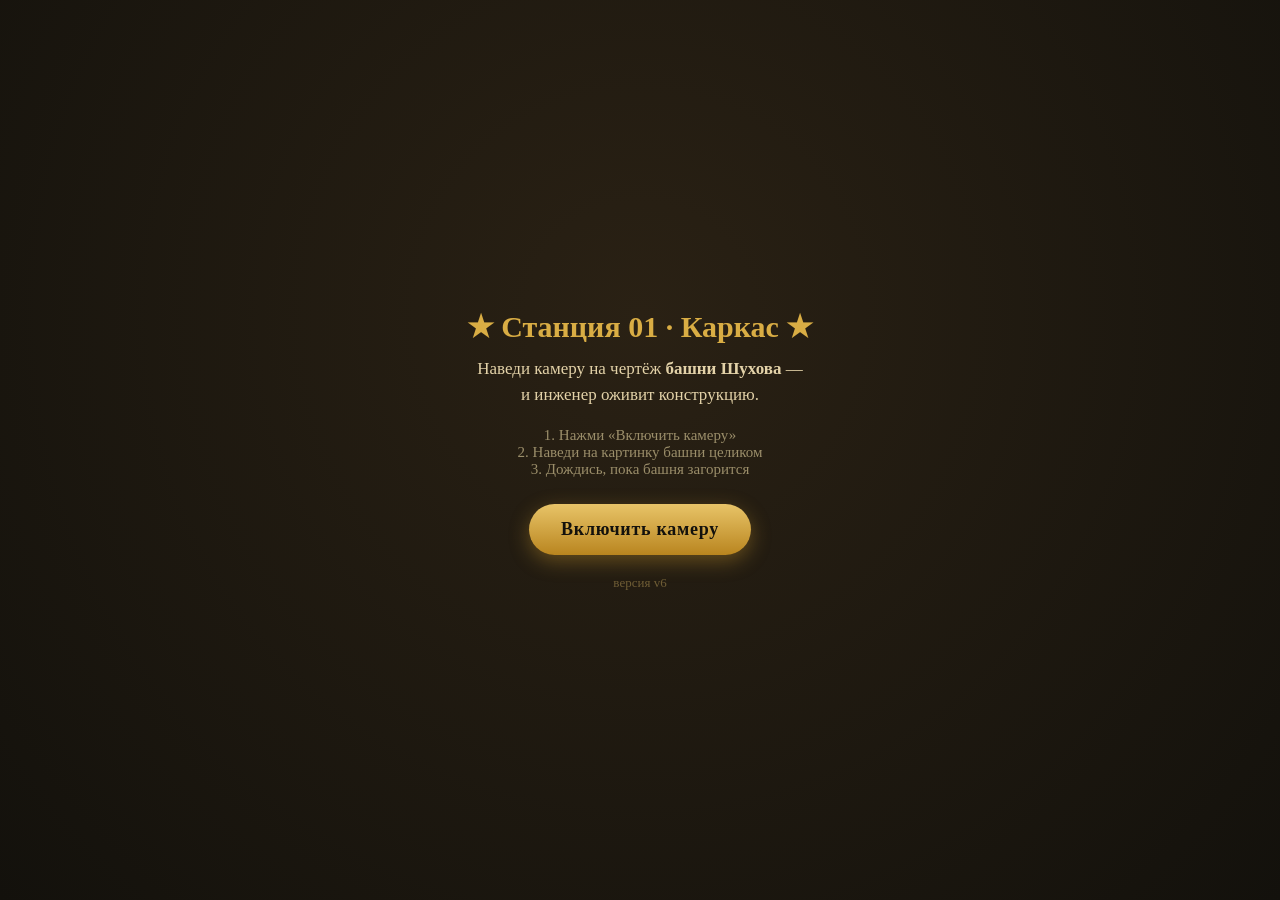
<file: index.html>
<!DOCTYPE html>
<html lang="ru">
<head>
<meta charset="UTF-8">
<meta name="viewport" content="width=device-width, initial-scale=1.0, maximum-scale=1.0, user-scalable=no">
<title>AR · Башня Шухова · Машина времени</title>
<script src="aframe.min.js"></script>
<script src="mindar-image-aframe.prod.js"></script>
<style>
  html,body{margin:0;height:100%;overflow:hidden;font-family:Georgia,serif;background:#13110c;}
  #intro{
    position:fixed;inset:0;z-index:30;display:flex;flex-direction:column;
    align-items:center;justify-content:center;text-align:center;color:#f0e6cc;
    background:radial-gradient(circle at 50% 35%,#2a2114,#13110c);padding:24px;
  }
  #intro h1{color:#d9ad44;font-size:30px;margin:0 0 6px;}
  #intro p{font-size:17px;max-width:330px;line-height:1.5;color:#e3d2a8;margin:6px 0;}
  #intro .step{font-size:15px;color:#9b8e6a;margin-top:14px;}
  #startBtn{
    margin-top:26px;padding:15px 32px;border:none;border-radius:40px;cursor:pointer;
    background:linear-gradient(180deg,#e8c468,#b9851f);color:#13110c;
    font-family:Georgia,serif;font-weight:bold;font-size:18px;letter-spacing:.04em;
    box-shadow:0 6px 20px rgba(201,150,46,.4);
  }
  #status{
    position:fixed;left:50%;bottom:26px;transform:translateX(-50%);z-index:100000;
    background:rgba(19,17,12,.82);color:#e8c468;border:1px solid #6f5d35;
    padding:10px 18px;border-radius:30px;font-size:15px;letter-spacing:.03em;
    transition:opacity .3s;backdrop-filter:blur(4px);max-width:86%;text-align:center;
  }
  .hidden{display:none !important;}
  /* прячем VR/AR кнопки и модалку ориентации, чтобы не входить в режим очков */
  .a-enter-vr, .a-enter-ar, .a-orientation-modal{display:none !important;}
</style>
</head>
<body>

  <div id="intro">
    <h1>★ Станция 01 · Каркас ★</h1>
    <p>Наведи камеру на чертёж <b>башни Шухова</b> — и инженер оживит конструкцию.</p>
    <div class="step">1. Нажми «Включить камеру»<br>2. Наведи на картинку башни целиком<br>3. Дождись, пока башня загорится</div>
    <button id="startBtn">Включить камеру</button>
    <div style="margin-top:20px;font-size:13px;color:#6f5d35;">версия v6</div>
  </div>

  <div id="status" class="hidden">Ищу башню… наведи камеру на чертёж</div>

  <!-- Видео НЕ в a-assets, чтобы не блокировать загрузку сцены -->
  <video id="towerVid" src="tower_alive.mp4" loop muted playsinline webkit-playsinline
         preload="auto" crossorigin="anonymous" style="display:none"></video>

  <a-scene
    mindar-image="imageTargetSrc: targets.mind; autoStart: false; uiLoading: no; uiError: no; uiScanning: no; filterMinCF: 0.0001; filterBeta: 0.001"
    loading-screen="enabled: false"
    color-space="sRGB" renderer="colorManagement: true, physicallyCorrectLights"
    vr-mode-ui="enabled: false"
    device-orientation-permission-ui="enabled: false">

    <a-camera position="0 0 0" look-controls="enabled: false" wasd-controls="enabled: false"></a-camera>

    <a-entity id="target" mindar-image-target="targetIndex: 0">
      <a-video src="#towerVid" width="1" height="1.4" position="0 0 0"></a-video>
    </a-entity>
  </a-scene>

<script>
  var scene = document.querySelector('a-scene');
  var intro = document.getElementById('intro');
  var status = document.getElementById('status');
  var vid = document.getElementById('towerVid');
  var renderStarted = false;
  var wantStart = false;

  // экранная диагностика: любые ошибки видим прямо на странице
  function showErr(msg){
    status.classList.remove('hidden');
    status.textContent = '⚠ ' + msg;
  }
  window.addEventListener('error', function(e){
    showErr('Ошибка: ' + (e.message || 'неизвестная'));
  });
  window.addEventListener('unhandledrejection', function(e){
    var r = e.reason; showErr('Ошибка: ' + (r && r.message ? r.message : r));
  });

  // страховка: не пускать в VR-режим (экран Cardboard)
  scene.addEventListener('enter-vr', function(){ try{ scene.exitVR(); }catch(e){} });

  // MindAR надо стартовать только после начала рендера
  scene.addEventListener('renderstart', function(){
    renderStarted = true;
    if (wantStart) doStart();
  });

  function doStart(){
    var sys = scene.systems && scene.systems['mindar-image-system'];
    if (!sys){ showErr('AR-движок не загрузился. Обнови страницу.'); return; }
    try{
      Promise.resolve(sys.start())
        .then(function(){ status.textContent = 'Ищу башню… наведи камеру на чертёж'; })
        .catch(function(err){ showErr('Камера не запустилась: ' + (err && err.message ? err.message : err)); });
    }catch(err){
      showErr('Камера не запустилась: ' + (err && err.message ? err.message : err));
    }
  }

  document.getElementById('startBtn').addEventListener('click', function(){
    intro.classList.add('hidden');
    status.classList.remove('hidden');
    status.textContent = 'Включаю камеру…';
    // "разблокируем" видео жестом пользователя (политика автозапуска)
    vid.muted = true;
    var pp = vid.play();
    if (pp && pp.then) pp.then(function(){ vid.pause(); vid.currentTime = 0; }).catch(function(){});
    wantStart = true;
    if (renderStarted) doStart();
    else status.textContent = 'Готовлю AR…';
    // если за 6 секунд ничего не произошло — подсказать
    setTimeout(function(){
      if (status.textContent === 'Готовлю AR…' || status.textContent === 'Включаю камеру…'){
        showErr('AR не стартовал за 6 сек. Напиши, что видишь на экране.');
      }
    }, 6000);
  });

  function bindTarget(){
    var target = document.getElementById('target');
    if (!target){ setTimeout(bindTarget, 200); return; }
    target.addEventListener('targetFound', function(){
      status.textContent = '⚙ Башня оживает!';
      var p = vid.play(); if (p && p.catch) p.catch(function(){});
    });
    target.addEventListener('targetLost', function(){
      status.textContent = 'Ищу башню… наведи камеру на чертёж';
      vid.pause();
    });
  }
  bindTarget();
</script>
</body>
</html>
</file>
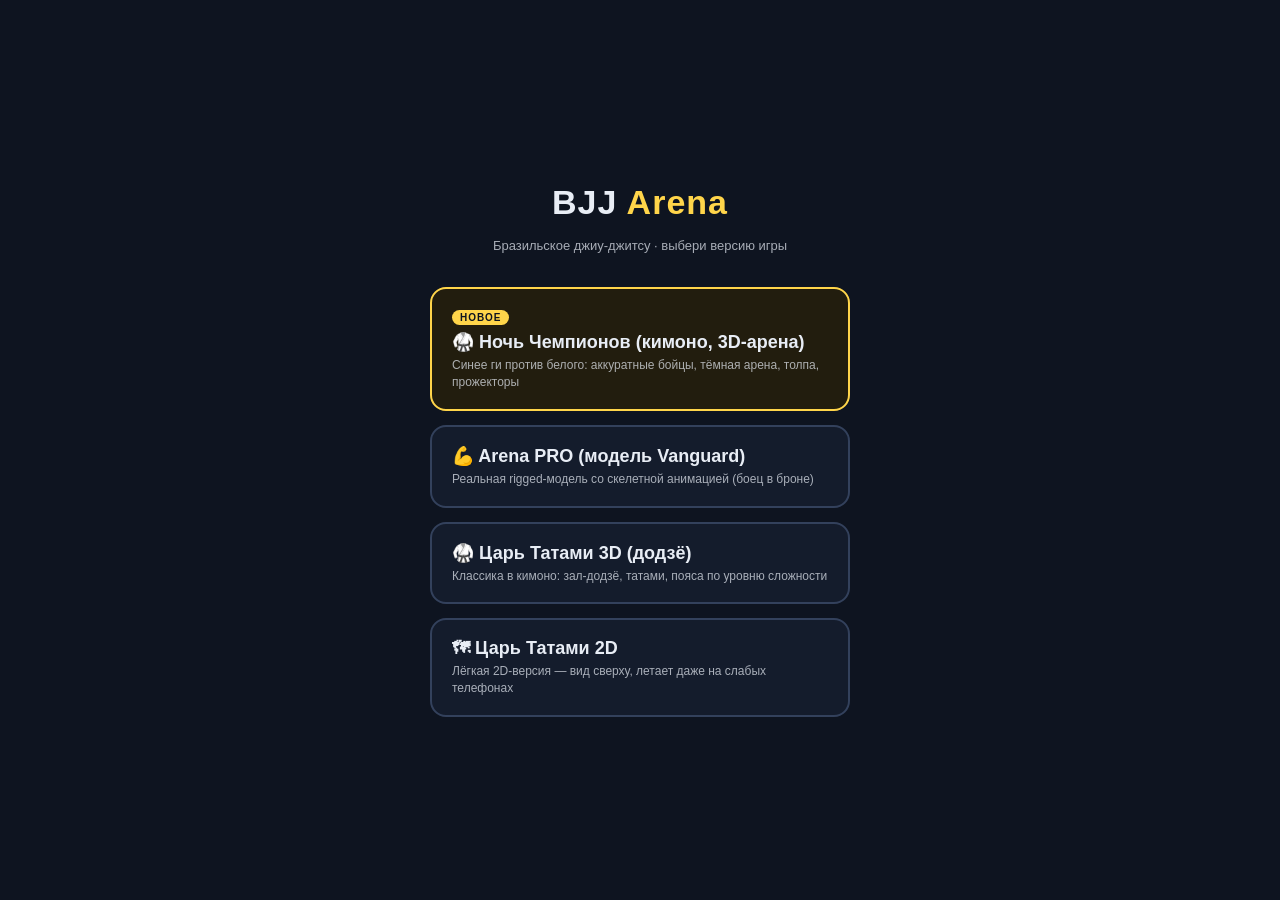
<file: android/app/src/main/assets/index.html>
<!DOCTYPE html>
<html lang="ru">
<head>
<meta charset="UTF-8">
<meta name="viewport" content="width=device-width, initial-scale=1.0, maximum-scale=1.0, user-scalable=no, viewport-fit=cover">
<title>BJJ Arena</title>
<style>
  * { margin:0; padding:0; box-sizing:border-box; -webkit-tap-highlight-color:transparent; }
  html,body { height:100%; background:#0e1420; color:#e8edf5;
    font-family:'Segoe UI', Roboto, Arial, sans-serif; user-select:none; }
  body { display:flex; flex-direction:column; align-items:center; justify-content:center;
    padding:24px; gap:14px; }
  h1 { font-size:34px; letter-spacing:1px; margin-bottom:2px; }
  h1 span { color:#ffd54a; }
  .sub { opacity:.7; font-size:13px; margin-bottom:20px; text-align:center; }
  a.card { display:block; width:100%; max-width:420px; text-decoration:none; color:#e8edf5;
    border:2px solid #33415c; background:#141c2c; border-radius:16px; padding:18px 20px; }
  a.card:active { transform:scale(.98); }
  a.card b { font-size:18px; display:block; margin-bottom:4px; }
  a.card small { opacity:.7; font-size:12px; line-height:1.4; display:block; }
  a.card.hot { border-color:#ffd54a; background:#221d0e; }
  .tag { display:inline-block; font-size:10px; font-weight:800; letter-spacing:1px;
    background:#ffd54a; color:#0e1420; border-radius:8px; padding:2px 8px; margin-bottom:6px; }
</style>
</head>
<body>
  <h1>BJJ <span>Arena</span></h1>
  <div class="sub">Бразильское джиу-джитсу · выбери версию игры</div>

  <a class="card hot" href="bjjpro.html">
    <span class="tag">НОВОЕ</span>
    <b>🥋 Ночь Чемпионов (кимоно, 3D-арена)</b>
    <small>Синее ги против белого: аккуратные бойцы, тёмная арена, толпа, прожекторы</small>
  </a>

  <a class="card" href="bjjreal.html">
    <b>💪 Arena PRO (модель Vanguard)</b>
    <small>Реальная rigged-модель со скелетной анимацией (боец в броне)</small>
  </a>

  <a class="card" href="bjj3d.html">
    <b>🥋 Царь Татами 3D (додзё)</b>
    <small>Классика в кимоно: зал-додзё, татами, пояса по уровню сложности</small>
  </a>

  <a class="card" href="bjj.html">
    <b>🗺 Царь Татами 2D</b>
    <small>Лёгкая 2D-версия — вид сверху, летает даже на слабых телефонах</small>
  </a>
</body>
</html>
</file>
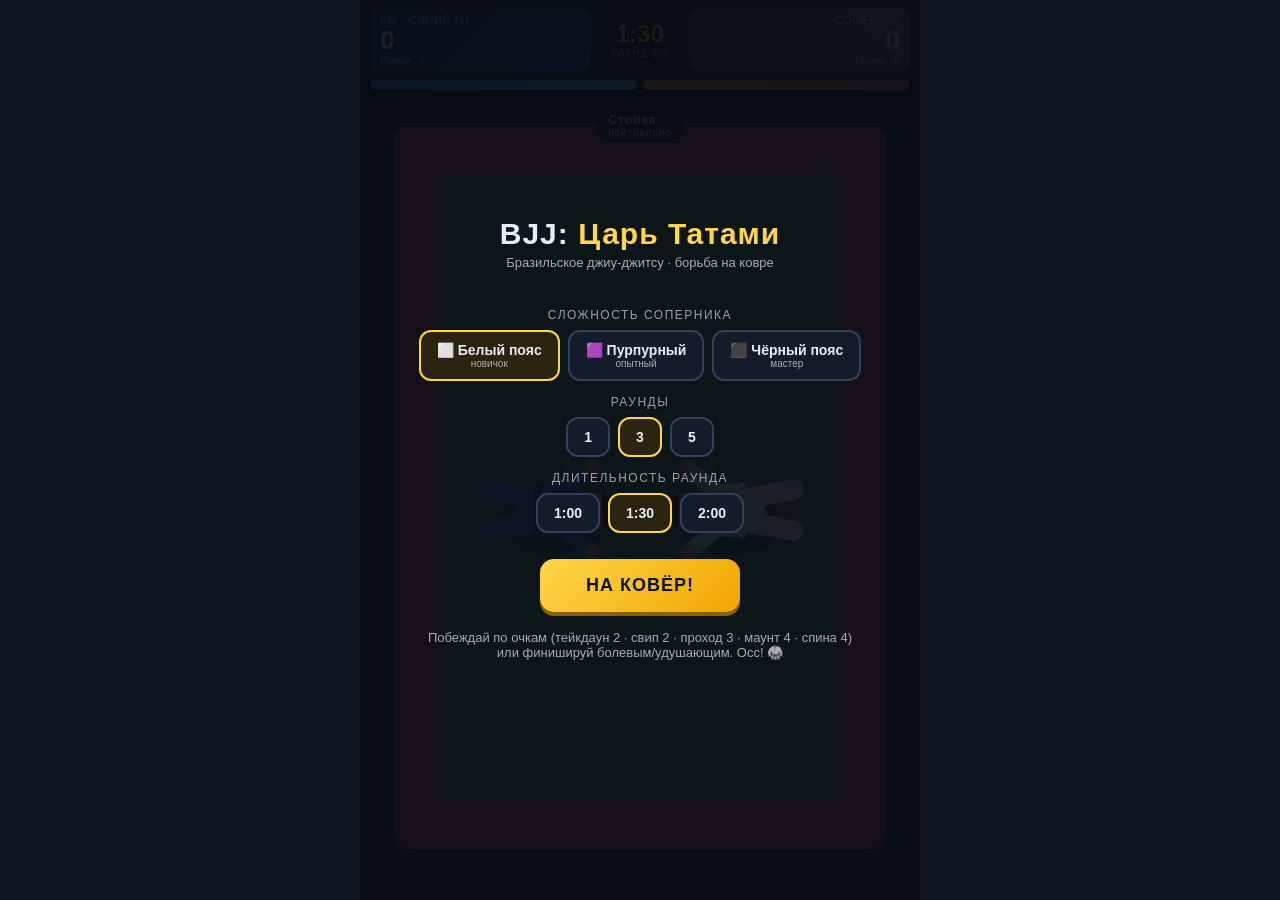
<file: bjj.html>
<!DOCTYPE html>
<html lang="ru">
<head>
<meta charset="UTF-8">
<meta name="viewport" content="width=device-width, initial-scale=1.0, maximum-scale=1.0, user-scalable=no, viewport-fit=cover">
<meta name="mobile-web-app-capable" content="yes">
<meta name="theme-color" content="#0e1420">
<title>BJJ: Царь Татами</title>
<style>
  * { margin:0; padding:0; box-sizing:border-box; -webkit-tap-highlight-color:transparent; }
  html,body { height:100%; overflow:hidden; background:#0e1420; color:#e8edf5;
    font-family:'Segoe UI', Roboto, Arial, sans-serif; touch-action:manipulation;
    user-select:none; -webkit-user-select:none; }
  #app { height:100%; display:flex; flex-direction:column; max-width:560px; margin:0 auto; position:relative; }

  /* ── Табло ── */
  #scoreboard { display:flex; align-items:stretch; gap:6px; padding:8px 10px 4px; }
  .corner { flex:1; border-radius:10px; padding:6px 10px; position:relative; overflow:hidden; }
  .corner.you { background:linear-gradient(135deg,#123a6e,#1b56a0); text-align:left; }
  .corner.foe { background:linear-gradient(225deg,#5c5c66,#3a3a42); text-align:right; }
  .corner .name { font-size:11px; opacity:.85; letter-spacing:.5px; }
  .corner .pts  { font-size:26px; font-weight:800; line-height:1.1; }
  .corner .adv  { font-size:10px; opacity:.8; }
  #clockbox { min-width:86px; display:flex; flex-direction:column; align-items:center; justify-content:center;
    background:#080c14; border-radius:10px; padding:4px 8px; }
  #clock { font-size:24px; font-weight:800; font-variant-numeric:tabular-nums; color:#ffd54a; }
  #roundlbl { font-size:10px; opacity:.75; letter-spacing:1px; }

  /* ── Стамина ── */
  #staminarow { display:flex; gap:6px; padding:4px 10px; }
  .stambar { flex:1; height:10px; background:#1a2233; border-radius:5px; overflow:hidden; }
  .stambar > div { height:100%; border-radius:5px; transition:width .25s; }
  #stamYou > div { background:linear-gradient(90deg,#2f80ed,#56ccf2); width:100%; }
  #stamFoe > div { background:linear-gradient(270deg,#eb5757,#f2994a); width:100%; float:right; }

  /* ── Ковёр ── */
  #matwrap { flex:1; position:relative; margin:6px 10px; min-height:0; }
  canvas { width:100%; height:100%; display:block; border-radius:14px; }
  #posLabel { position:absolute; top:8px; left:50%; transform:translateX(-50%);
    background:rgba(8,12,20,.78); padding:4px 14px; border-radius:20px;
    font-size:13px; font-weight:700; letter-spacing:.5px; white-space:nowrap; }
  #posLabel .side { font-size:10px; font-weight:600; opacity:.85; display:block; text-align:center; }
  #log { position:absolute; bottom:8px; left:8px; right:8px; text-align:center;
    font-size:12px; min-height:16px; color:#cfe3ff; text-shadow:0 1px 3px #000;
    pointer-events:none; }

  /* ── Кнопки действий ── */
  #actions { display:grid; grid-template-columns:1fr 1fr; gap:8px; padding:8px 10px calc(12px + env(safe-area-inset-bottom)); }
  .abtn { border:none; border-radius:12px; padding:13px 8px; font-size:14px; font-weight:700;
    color:#fff; background:linear-gradient(135deg,#1e4976,#2a6db1); cursor:pointer;
    box-shadow:0 3px 0 rgba(0,0,0,.35); transition:transform .05s, opacity .2s; }
  .abtn:active { transform:translateY(2px); box-shadow:0 1px 0 rgba(0,0,0,.35); }
  .abtn.sub   { background:linear-gradient(135deg,#7a1f3d,#c0392b); }
  .abtn.def   { background:linear-gradient(135deg,#2d6a4f,#40916c); }
  .abtn.rest  { background:linear-gradient(135deg,#4a4e69,#6c6f85); }
  .abtn:disabled { opacity:.38; transform:none; }
  .abtn small { display:block; font-weight:400; font-size:10px; opacity:.8; margin-top:2px; }

  /* ── Оверлеи ── */
  .overlay { position:absolute; inset:0; background:rgba(8,12,20,.92); z-index:20;
    display:flex; flex-direction:column; align-items:center; justify-content:center;
    padding:24px; text-align:center; }
  .hidden { display:none !important; }
  h1 { font-size:30px; margin-bottom:4px; letter-spacing:1px; }
  h1 .accent { color:#ffd54a; }
  .subtitle { opacity:.7; font-size:13px; margin-bottom:24px; }
  .choice-title { font-size:12px; letter-spacing:1.5px; opacity:.65; margin:14px 0 8px; text-transform:uppercase; }
  .chips { display:flex; gap:8px; flex-wrap:wrap; justify-content:center; }
  .chip { border:2px solid #33415c; background:#141c2c; color:#e8edf5; border-radius:12px;
    padding:10px 16px; font-size:14px; font-weight:700; cursor:pointer; }
  .chip small { display:block; font-weight:400; font-size:10px; opacity:.7; }
  .chip.sel { border-color:#ffd54a; background:#2a2410; }
  .bigbtn { margin-top:26px; border:none; border-radius:14px; padding:16px 46px; font-size:18px;
    font-weight:800; color:#0e1420; background:linear-gradient(135deg,#ffd54a,#f0a500);
    cursor:pointer; box-shadow:0 4px 0 #8a6100; letter-spacing:1px; }
  .bigbtn:active { transform:translateY(3px); box-shadow:0 1px 0 #8a6100; }

  /* ── QTE ── */
  #qte .qte-name { font-size:22px; font-weight:800; margin-bottom:18px; }
  #qteTrack { width:min(86vw,420px); height:34px; background:#1a2233; border-radius:17px;
    position:relative; overflow:hidden; }
  #qteZone { position:absolute; top:0; bottom:0; background:rgba(64,145,108,.85); }
  #qteMark { position:absolute; top:-3px; bottom:-3px; width:6px; background:#ffd54a;
    border-radius:3px; box-shadow:0 0 8px #ffd54a; }
  #qteHint { margin-top:14px; font-size:13px; opacity:.75; }
  #qteBtn { margin-top:22px; }

  /* ── Борьба (тап-баттл) ── */
  #struggle .st-name { font-size:22px; font-weight:800; margin-bottom:6px; }
  #struggle .st-sub { font-size:13px; opacity:.75; margin-bottom:18px; }
  #stTrack { width:min(86vw,420px); height:26px; background:#3d1220; border-radius:13px; overflow:hidden; }
  #stFill { height:100%; width:50%; background:linear-gradient(90deg,#40916c,#74c69d); transition:width .08s linear; }
  #stTimer { margin-top:10px; font-size:13px; color:#ffd54a; font-variant-numeric:tabular-nums; }
  #stBtn { margin-top:20px; padding:26px 60px; font-size:22px; border-radius:50px; }

  .resultTitle { font-size:34px; font-weight:900; margin-bottom:8px; }
  .resultTitle.win  { color:#74c69d; }
  .resultTitle.lose { color:#eb5757; }
  .resultTitle.draw { color:#ffd54a; }
  .resultDetail { font-size:15px; opacity:.85; line-height:1.6; margin-bottom:6px; }

  #flash { position:absolute; inset:0; pointer-events:none; z-index:15; opacity:0; border-radius:14px; }
</style>
</head>
<body>
<div id="app">

  <div id="scoreboard">
    <div class="corner you">
      <div class="name">ВЫ · СИНИЙ ГИ</div>
      <div class="pts" id="ptsYou">0</div>
      <div class="adv" id="advYou">Преим.: 0</div>
    </div>
    <div id="clockbox">
      <div id="clock">2:00</div>
      <div id="roundlbl">РАУНД 1/3</div>
    </div>
    <div class="corner foe">
      <div class="name" id="foeName">СОПЕРНИК</div>
      <div class="pts" id="ptsFoe">0</div>
      <div class="adv" id="advFoe">Преим.: 0</div>
    </div>
  </div>

  <div id="staminarow">
    <div class="stambar" id="stamYou"><div></div></div>
    <div class="stambar" id="stamFoe"><div></div></div>
  </div>

  <div id="matwrap">
    <canvas id="mat"></canvas>
    <div id="posLabel">Стойка<span class="side"></span></div>
    <div id="log"></div>
    <div id="flash"></div>
  </div>

  <div id="actions"></div>

  <!-- ═══ МЕНЮ ═══ -->
  <div class="overlay" id="menu">
    <h1>BJJ: <span class="accent">Царь Татами</span></h1>
    <div class="subtitle">Бразильское джиу-джитсу · борьба на ковре</div>

    <div class="choice-title">Сложность соперника</div>
    <div class="chips" id="diffChips">
      <button class="chip sel" data-v="0">⬜ Белый пояс<small>новичок</small></button>
      <button class="chip" data-v="1">🟪 Пурпурный<small>опытный</small></button>
      <button class="chip" data-v="2">⬛ Чёрный пояс<small>мастер</small></button>
    </div>

    <div class="choice-title">Раунды</div>
    <div class="chips" id="roundChips">
      <button class="chip" data-v="1">1</button>
      <button class="chip sel" data-v="3">3</button>
      <button class="chip" data-v="5">5</button>
    </div>

    <div class="choice-title">Длительность раунда</div>
    <div class="chips" id="timeChips">
      <button class="chip" data-v="60">1:00</button>
      <button class="chip sel" data-v="90">1:30</button>
      <button class="chip" data-v="120">2:00</button>
    </div>

    <button class="bigbtn" id="btnStart">НА КОВЁР!</button>
    <div class="subtitle" style="margin-top:18px">Побеждай по очкам (тейкдаун 2 · свип 2 · проход 3 · маунт 4 · спина 4)<br>или финишируй болевым/удушающим. Осс! 🥋</div>
  </div>

  <!-- ═══ QTE ═══ -->
  <div class="overlay hidden" id="qte">
    <div class="qte-name" id="qteName">Тейкдаун</div>
    <div id="qteTrack"><div id="qteZone"></div><div id="qteMark"></div></div>
    <div id="qteHint">Жми СТОП, когда маркер в зелёной зоне!</div>
    <button class="bigbtn" id="qteBtn">СТОП!</button>
  </div>

  <!-- ═══ Борьба ═══ -->
  <div class="overlay hidden" id="struggle">
    <div class="st-name" id="stName">ДОЖИМАЙ!</div>
    <div class="st-sub" id="stSub">Тапай изо всех сил!</div>
    <div id="stTrack"><div id="stFill"></div></div>
    <div id="stTimer">6.0</div>
    <button class="bigbtn" id="stBtn">ТАП!</button>
  </div>

  <!-- ═══ Отдых между раундами ═══ -->
  <div class="overlay hidden" id="rest">
    <div class="resultTitle draw" id="restTitle">Конец раунда</div>
    <div class="resultDetail" id="restDetail"></div>
    <button class="bigbtn" id="btnNextRound">СЛЕДУЮЩИЙ РАУНД</button>
  </div>

  <!-- ═══ Финал ═══ -->
  <div class="overlay hidden" id="end">
    <div class="resultTitle" id="endTitle">ПОБЕДА!</div>
    <div class="resultDetail" id="endDetail"></div>
    <button class="bigbtn" id="btnAgain">ЕЩЁ БОЙ</button>
    <button class="bigbtn" id="btnMenu" style="background:linear-gradient(135deg,#6c6f85,#4a4e69); box-shadow:0 4px 0 #2c2e3d; color:#fff; margin-top:12px;">В МЕНЮ</button>
  </div>

</div>

<script>
'use strict';
/* ═══════════════════════════ УТИЛИТЫ ═══════════════════════════ */
const $ = id => document.getElementById(id);
const clamp = (v,a,b) => Math.max(a, Math.min(b, v));
const rnd = (a,b) => a + Math.random()*(b-a);
const pick = arr => arr[Math.floor(Math.random()*arr.length)];

/* Простые звуки через WebAudio */
let actx = null;
function beep(freq, dur=0.08, type='square', vol=0.12) {
  try {
    if (!actx) actx = new (window.AudioContext||window.webkitAudioContext)();
    const o = actx.createOscillator(), g = actx.createGain();
    o.type = type; o.frequency.value = freq;
    g.gain.setValueAtTime(vol, actx.currentTime);
    g.gain.exponentialRampToValueAtTime(0.001, actx.currentTime + dur);
    o.connect(g); g.connect(actx.destination);
    o.start(); o.stop(actx.currentTime + dur);
  } catch(e){}
}
const sndOk   = () => { beep(660,.07); setTimeout(()=>beep(880,.1),70); };
const sndFail = () => beep(160,.18,'sawtooth');
const sndTap  = () => beep(440,.03,'square',.06);
const sndBell = () => { beep(1200,.4,'sine',.2); setTimeout(()=>beep(900,.5,'sine',.15),120); };
const sndSub  = () => { beep(523,.1); setTimeout(()=>beep(659,.1),100); setTimeout(()=>beep(784,.25),200); };

/* ═══════════════════════════ СЛОЖНОСТЬ ═══════════════════════════ */
const DIFFS = [
  { name:'БЕЛЫЙ ПОЯС',    belt:'#f5f5f5', aiMin:6.0, aiMax:9.0, aiChance:0.70, zone:0.34, speed:0.90, drain:14, tap:6.0, defStart:55, atkStart:55, aiRegen:2.2 },
  { name:'ПУРПУРНЫЙ ПОЯС',belt:'#8e44ad', aiMin:4.5, aiMax:7.0, aiChance:1.00, zone:0.26, speed:1.15, drain:20, tap:5.0, defStart:48, atkStart:50, aiRegen:3.0 },
  { name:'ЧЁРНЫЙ ПОЯС',   belt:'#111111', aiMin:3.0, aiMax:5.0, aiChance:1.30, zone:0.19, speed:1.40, drain:27, tap:4.2, defStart:40, atkStart:45, aiRegen:3.8 },
];

/* ═══════════════════════════ ПОЗИЦИИ ═══════════════════════════
   Все позиции — с точки зрения игрока. */
const POSITIONS = {
  standing:     { label:'Стойка',            side:'нейтрально' },
  guard_top:    { label:'Гвард соперника',   side:'вы сверху' },
  guard_bottom: { label:'Ваш гвард',         side:'вы снизу' },
  side_top:     { label:'Боковой контроль',  side:'вы сверху' },
  side_bottom:  { label:'Боковой контроль',  side:'вы снизу' },
  mount_top:    { label:'Маунт',             side:'вы сверху' },
  mount_bottom: { label:'Маунт соперника',   side:'вы снизу' },
  back_top:     { label:'Спина взята!',      side:'вы контролируете' },
  back_bottom:  { label:'Соперник на спине', side:'опасно!' },
};

/* Действия игрока: chance — базовый шанс (до QTE), cost — стамина,
   pts — очки, to — новая позиция, sub — сабмишн */
const PLAYER_ACTIONS = {
  standing: [
    { id:'td',   name:'Тейкдаун', hint:'проход в ноги · +2', chance:.60, cost:18, pts:2, to:'guard_top' },
    { id:'pull', name:'Затянуть в гвард', hint:'без очков', chance:.92, cost:8,  pts:0, to:'guard_bottom' },
  ],
  guard_top: [
    { id:'passK', name:'Проход через колено', hint:'+3', chance:.55, cost:18, pts:3, to:'side_top' },
    { id:'passS', name:'Стек-проход', hint:'мощно · +3', chance:.45, cost:24, pts:3, to:'side_top' },
  ],
  guard_bottom: [
    { id:'sweepS', name:'Свип-ножницы', hint:'+2, вы сверху', chance:.55, cost:18, pts:2, to:'guard_top' },
    { id:'sweepF', name:'Флауэр-свип', hint:'риск · +2 и маунт!', chance:.38, cost:24, pts:2, to:'mount_top' },
    { id:'tri',    name:'Треугольник', hint:'удушающий', chance:.48, cost:22, sub:'треугольником', cls:'sub' },
    { id:'arm',    name:'Армбар', hint:'болевой на руку', chance:.44, cost:22, sub:'армбаром', cls:'sub' },
  ],
  side_top: [
    { id:'mnt', name:'Выход в маунт', hint:'+4', chance:.55, cost:18, pts:4, to:'mount_top' },
    { id:'kim', name:'Кимура', hint:'болевой на плечо', chance:.48, cost:20, sub:'кимурой', cls:'sub' },
  ],
  side_bottom: [
    { id:'rec', name:'Вернуть гвард', hint:'закрыть ноги', chance:.60, cost:15, pts:0, to:'guard_bottom' },
    { id:'brg', name:'Мост и выход', hint:'в стойку', chance:.42, cost:20, pts:0, to:'standing' },
  ],
  mount_top: [
    { id:'armM', name:'Армбар', hint:'болевой', chance:.52, cost:20, sub:'армбаром', cls:'sub' },
    { id:'chk',  name:'Крест', hint:'удушающий воротом', chance:.48, cost:20, sub:'удушением "крест"', cls:'sub' },
    { id:'back', name:'Забрать спину', hint:'+4', chance:.48, cost:15, pts:4, to:'back_top' },
  ],
  mount_bottom: [
    { id:'upa', name:'Упа (переворот)', hint:'мост — вы сверху!', chance:.48, cost:22, pts:0, to:'guard_top' },
    { id:'elb', name:'Локти-колени', hint:'вернуть гвард', chance:.58, cost:15, pts:0, to:'guard_bottom' },
  ],
  back_top: [
    { id:'rnc',  name:'Мата-леон', hint:'удушающий сзади', chance:.58, cost:20, sub:'мата-леоном', cls:'sub' },
    { id:'hold', name:'Держать крюки', hint:'+выносливость', chance:1, cost:0, restore:22, cls:'rest' },
  ],
  back_bottom: [
    { id:'strip', name:'Снять крюки', hint:'уйти в гвард', chance:.48, cost:18, pts:0, to:'guard_bottom' },
    { id:'wall',  name:'Защита шеи', hint:'+выносливость', chance:1, cost:0, restore:16, cls:'rest' },
  ],
};

/* Действия ИИ по текущей позиции игрока */
const AI_ACTIONS = {
  standing: [
    { w:5, name:'тейкдаун', chance:.42, pts:2, to:'guard_bottom', msg:'Соперник прошёл в ноги — тейкдаун!' },
    { w:2, name:'затягивание', chance:.80, pts:0, to:'guard_top', msg:'Соперник затянул вас в свой гвард.' },
  ],
  guard_top: [
    { w:4, name:'свип', chance:.40, pts:2, to:'guard_bottom', msg:'Соперник сделал свип — вы снизу!' },
    { w:3, name:'треугольник', chance:.38, sub:'треугольник', msg:'Соперник ловит треугольник!' },
  ],
  guard_bottom: [
    { w:5, name:'проход гварда', chance:.42, pts:3, to:'side_bottom', msg:'Соперник прошёл ваш гвард! +3' },
  ],
  side_top: [
    { w:4, name:'возврат гварда', chance:.45, pts:0, to:'guard_top', msg:'Соперник вернул гвард.' },
    { w:2, name:'уход в стойку', chance:.35, pts:0, to:'standing', msg:'Соперник вскочил в стойку.' },
  ],
  side_bottom: [
    { w:4, name:'выход в маунт', chance:.40, pts:4, to:'mount_bottom', msg:'Соперник вышел в маунт! +4' },
    { w:3, name:'кимура', chance:.36, sub:'кимуру', msg:'Соперник крутит кимуру!' },
  ],
  mount_top: [
    { w:4, name:'упа', chance:.40, pts:0, to:'guard_bottom', msg:'Соперник перевернул вас мостом!' },
    { w:3, name:'локти-колени', chance:.45, pts:0, to:'guard_top', msg:'Соперник вернул гвард.' },
  ],
  mount_bottom: [
    { w:4, name:'армбар', chance:.42, sub:'армбар', msg:'Соперник выходит на армбар!' },
    { w:4, name:'удушение', chance:.42, sub:'удушение', msg:'Соперник давит удушающий!' },
  ],
  back_top: [
    { w:4, name:'выход со спины', chance:.38, pts:0, to:'side_top', msg:'Соперник слез со спины, но вы удержали контроль сверху.' },
  ],
  back_bottom: [
    { w:5, name:'мата-леон', chance:.50, sub:'мата-леон', msg:'Соперник затягивает мата-леон!!' },
  ],
};

/* ═══════════════════════════ СОСТОЯНИЕ ═══════════════════════════ */
const G = {
  screen:'menu',          // menu | fight | qte | struggle | rest | end
  diff:0, totalRounds:3, roundTime:90,
  round:1, clock:90,
  pos:'standing',
  ptsYou:0, ptsFoe:0, advYou:0, advFoe:0,
  stamYou:100, stamFoe:100,
  defUntil:0, defCooldown:0,   // защитная стойка
  aiTimer:5,
  paused:true,
  time:0,
};

let qteState = null;   // { action, t, dir, zoneStart, zoneW }
let stState = null;    // { mode:'attack'|'defense', fill, timeLeft, subName, aiAct }

/* ═══════════════════════════ DOM / UI ═══════════════════════════ */
const cv = $('mat'), ctx = cv.getContext('2d');

function setLog(msg, color) {
  const el = $('log');
  el.textContent = msg;
  el.style.color = color || '#cfe3ff';
}
function flash(color) {
  const f = $('flash');
  f.style.background = color;
  f.style.transition = 'none'; f.style.opacity = .45;
  requestAnimationFrame(()=>requestAnimationFrame(()=>{
    f.style.transition = 'opacity .5s'; f.style.opacity = 0;
  }));
}
function fmtClock(s) {
  s = Math.max(0, Math.ceil(s));
  return Math.floor(s/60) + ':' + String(s%60).padStart(2,'0');
}
function updateHUD() {
  $('ptsYou').textContent = G.ptsYou;
  $('ptsFoe').textContent = G.ptsFoe;
  $('advYou').textContent = 'Преим.: ' + G.advYou;
  $('advFoe').textContent = 'Преим.: ' + G.advFoe;
  $('clock').textContent = fmtClock(G.clock);
  $('roundlbl').textContent = 'РАУНД ' + G.round + '/' + G.totalRounds;
  $('stamYou').firstElementChild.style.width = G.stamYou + '%';
  $('stamFoe').firstElementChild.style.width = G.stamFoe + '%';
  const p = POSITIONS[G.pos];
  $('posLabel').innerHTML = p.label + '<span class="side">' + p.side + '</span>';
}

let actionButtons = [];   // {btn, a, isDef}
let renderedPos = null;
function renderActions(force) {
  if (!force && renderedPos === G.pos) { updateActionButtons(); return; }
  renderedPos = G.pos;
  const box = $('actions');
  box.innerHTML = '';
  actionButtons = [];
  const acts = PLAYER_ACTIONS[G.pos] || [];
  for (const a of acts) {
    const b = document.createElement('button');
    b.className = 'abtn' + (a.cls ? ' ' + a.cls : '');
    b.innerHTML = a.name + '<small>' + a.hint + '</small>';
    b.onclick = () => playerAction(a);
    box.appendChild(b);
    actionButtons.push({btn:b, a, isDef:false});
  }
  // Кнопка защиты — всегда
  const d = document.createElement('button');
  d.className = 'abtn def';
  d.innerHTML = 'Защита 🛡<small></small>';
  d.onclick = () => {
    G.stamYou = clamp(G.stamYou - 8, 0, 100);
    G.defUntil = G.time + 4;
    G.defCooldown = G.time + 9;
    setLog('Вы в глухой защите: хват сбит, атаки соперника слабее.', '#74c69d');
    sndTap();
    updateActionButtons();
  };
  box.appendChild(d);
  actionButtons.push({btn:d, a:null, isDef:true});
  updateActionButtons();
}
function updateActionButtons() {
  for (const it of actionButtons) {
    if (it.isDef) {
      const onCd = G.time < G.defCooldown;
      it.btn.disabled = onCd || G.stamYou < 8;
      it.btn.querySelector('small').textContent = onCd ? 'перезарядка…' : 'сбить атаку · 4 сек';
    } else {
      it.btn.disabled = G.stamYou < it.a.cost;
    }
  }
}

/* ═══════════════════════════ ДЕЙСТВИЯ ИГРОКА ═══════════════════════════ */
function playerAction(a) {
  if (G.screen !== 'fight') return;
  if (a.restore) { // отдых
    G.stamYou = clamp(G.stamYou + a.restore, 0, 100);
    setLog('Вы контролируете позицию и восстанавливаете дыхание…', '#9ad1ff');
    sndTap(); renderActions(); return;
  }
  G.stamYou = clamp(G.stamYou - a.cost, 0, 100);
  openQTE(a);
}

/* ── QTE: тайминг-бар ── */
function openQTE(action) {
  G.screen = 'qte';
  const d = DIFFS[G.diff];
  // зона тем шире, чем выше базовый шанс приёма и текущая стамина
  const stamF = 0.7 + 0.3 * (G.stamYou/100);
  const zoneW = clamp(d.zone * (0.6 + action.chance) * stamF, 0.10, 0.5);
  qteState = {
    action, t: Math.random(), dir: 1,
    speed: d.speed * rnd(.95,1.1),
    zoneStart: rnd(0.12, 0.88 - zoneW), zoneW,
  };
  $('qteName').textContent = action.name;
  $('qteZone').style.left = (qteState.zoneStart*100) + '%';
  $('qteZone').style.width = (zoneW*100) + '%';
  $('qte').classList.remove('hidden');
}
function closeQTE() { $('qte').classList.add('hidden'); qteState = null; }

$('qteBtn').addEventListener('click', () => {
  if (!qteState) return;
  const q = qteState, a = q.action;
  const hit = q.t >= q.zoneStart && q.t <= q.zoneStart + q.zoneW;
  closeQTE();
  G.screen = 'fight';
  if (hit) {
    if (a.sub) { sndOk(); startStruggle('attack', a); return; }
    // приём прошёл
    applyPlayerSuccess(a);
  } else {
    sndFail(); flash('#c0392b');
    setLog('Мимо! ' + a.name + ' не прошёл — соперник защитился.', '#ff9d9d');
    G.stamFoe = clamp(G.stamFoe - 4, 0, 100); // защита тоже стоит сил
  }
  renderActions(); updateHUD();
});

function applyPlayerSuccess(a) {
  sndOk(); flash('#2ecc71');
  if (a.pts) G.ptsYou += a.pts;
  if (a.to) G.pos = a.to;
  const msgs = {
    td:'Отличный тейкдаун! +2 очка.', pull:'Вы затянули соперника в закрытый гвард.',
    passK:'Гвард пройден через колено! +3.', passS:'Стек-проход! Гвард смят. +3.',
    sweepS:'Свип-ножницы! Вы сверху. +2.', sweepF:'Флауэр-свип прямо в маунт! +2.',
    mnt:'Вы вышли в маунт! +4 очка.', rec:'Гвард восстановлен — вы в безопасности.',
    brg:'Мост, разворот — вы вырвались в стойку!', upa:'УПА! Переворот — теперь вы сверху!',
    elb:'Локти-колени: гвард возвращён.', back:'Спина взята, крюки в деле! +4.',
    strip:'Крюки сняты! Вы ушли в гвард.',
  };
  setLog(msgs[a.id] || (a.name + ' — успех!'), '#9dffb0');
  renderActions(); updateHUD();
}

/* ═══════════════════════════ БОРЬБА (тап-баттл) ═══════════════════════════ */
function startStruggle(mode, action, aiAct) {
  G.screen = 'struggle';
  const d = DIFFS[G.diff];
  const defBonus = (mode==='defense' && G.time < G.defUntil) ? 14 : 0;
  stState = {
    mode,
    fill: (mode==='attack' ? d.atkStart : d.defStart + defBonus),
    timeLeft: 6,
    subName: action ? action.sub : (aiAct ? aiAct.sub : ''),
    aiAct,
  };
  if (mode === 'attack') {
    $('stName').textContent = '🔥 ДОЖИМАЙ ' + stState.subName.toUpperCase() + '!';
    $('stSub').textContent = 'Тапай, чтобы дожать до того, как соперник вырвется!';
    $('stBtn').textContent = 'ДОЖАТЬ!';
  } else {
    $('stName').textContent = '⚠️ ЗАЩИЩАЙСЯ: ' + stState.subName.toUpperCase() + '!';
    $('stSub').textContent = 'Тапай, чтобы вырваться, пока не задушили!';
    $('stBtn').textContent = 'ВЫРВАТЬСЯ!';
  }
  updateStruggleUI();
  $('struggle').classList.remove('hidden');
}
function updateStruggleUI() {
  $('stFill').style.width = clamp(stState.fill,0,100) + '%';
  $('stTimer').textContent = stState.timeLeft.toFixed(1);
}
$('stBtn').addEventListener('click', () => {
  if (!stState) return;
  const d = DIFFS[G.diff];
  const stamF = 0.7 + 0.3 * (G.stamYou/100);
  stState.fill += d.tap * stamF;
  sndTap();
  if (stState.fill >= 100) finishStruggle(true);
  else updateStruggleUI();
});
function finishStruggle(playerWon) {
  const st = stState; stState = null;
  $('struggle').classList.add('hidden');
  G.screen = 'fight';
  G.stamYou = clamp(G.stamYou - 10, 0, 100);
  G.stamFoe = clamp(G.stamFoe - 10, 0, 100);
  if (st.mode === 'attack') {
    if (playerWon) { endMatch('you', 'Победа ' + st.subName + '! Соперник постучал. 🥋'); return; }
    G.advYou++;
    sndFail(); flash('#f0a500');
    setLog('Соперник вырвался из ' + st.subName + '… но вы получили преимущество!', '#ffd54a');
  } else {
    if (playerWon) {
      sndOk(); flash('#2ecc71');
      G.advFoe++;
      setLog('Вы вырвались! Соперник получил преимущество за попытку.', '#9dffb0');
    } else {
      endMatch('foe', 'Соперник провёл ' + st.subName + '. Вы постучали…'); return;
    }
  }
  renderActions(); updateHUD();
}

/* ═══════════════════════════ ИИ ═══════════════════════════ */
function aiAct() {
  const d = DIFFS[G.diff];
  const acts = AI_ACTIONS[G.pos];
  if (!acts || !acts.length) return;
  // взвешенный выбор
  const total = acts.reduce((s,a)=>s+a.w,0);
  let r = Math.random()*total, chosen = acts[0];
  for (const a of acts) { r -= a.w; if (r <= 0) { chosen = a; break; } }

  if (G.stamFoe < 15) { // ИИ выдохся — отдыхает
    G.stamFoe = clamp(G.stamFoe + 18, 0, 100);
    setLog('Соперник тяжело дышит и держит позицию…', '#c9c9c9');
    return;
  }
  G.stamFoe = clamp(G.stamFoe - 14, 0, 100);

  const stamF = 0.7 + 0.3*(G.stamFoe/100);
  let chance = chosen.chance * d.aiChance * stamF;
  if (G.time < G.defUntil) chance *= 0.45;   // игрок в защите
  chance = clamp(chance, .05, .9);

  if (chosen.sub) {
    // сабмишн — всегда борьба, но при провале броска попытка срывается
    if (Math.random() < chance) { sndFail(); startStruggle('defense', null, chosen); setLog(chosen.msg, '#ff9d9d'); }
    else setLog('Соперник попытался поймать ' + chosen.sub + ', но вы вовремя убрали руки.', '#cfe3ff');
    return;
  }
  if (Math.random() < chance) {
    if (chosen.pts) G.ptsFoe += chosen.pts;
    G.pos = chosen.to;
    sndFail(); flash('#e67e22');
    setLog(chosen.msg, '#ffbf8f');
    renderActions();
  } else {
    setLog('Соперник пробует ' + chosen.name + ' — вы защитились!', '#cfe3ff');
  }
  updateHUD();
}

/* ═══════════════════════════ МАТЧ / РАУНДЫ ═══════════════════════════ */
function startMatch() {
  G.ptsYou = 0; G.ptsFoe = 0; G.advYou = 0; G.advFoe = 0;
  G.round = 1;
  startRound();
}
function startRound() {
  G.pos = 'standing';
  G.clock = G.roundTime;
  if (G.round === 1) { G.stamYou = 100; G.stamFoe = 100; }
  else G.stamFoe = clamp(G.stamFoe + 45, 0, 100);
  G.defUntil = 0; G.defCooldown = 0;
  G.aiTimer = rnd(DIFFS[G.diff].aiMin, DIFFS[G.diff].aiMax);
  G.screen = 'fight';
  ['menu','rest','end','qte','struggle'].forEach(id=>$(id).classList.add('hidden'));
  setLog('Раунд ' + G.round + '. Пожали руки — боремся! Осс!', '#ffd54a');
  sndBell();
  renderActions(); updateHUD();
}
function endRound() {
  sndBell();
  closeQTE();
  if (stState) { $('struggle').classList.add('hidden'); stState = null; }
  if (G.round >= G.totalRounds) { finalResult(); return; }
  G.screen = 'rest';
  G.round++;
  G.stamYou = clamp(G.stamYou + 45, 0, 100);
  $('restTitle').textContent = 'Конец раунда ' + (G.round-1);
  $('restDetail').innerHTML =
    'Счёт: <b>' + G.ptsYou + ' : ' + G.ptsFoe + '</b> (преим. ' + G.advYou + ':' + G.advFoe + ')<br>' +
    (G.ptsYou > G.ptsFoe ? 'Вы ведёте — так держать!' :
     G.ptsYou < G.ptsFoe ? 'Вы отстаёте — нужен проход или сабмишн!' :
     'Равный бой. Решает следующий раунд!') +
    '<br>Передышка: выносливость частично восстановлена.';
  $('rest').classList.remove('hidden');
}
function finalResult() {
  let winner, why;
  if (G.ptsYou !== G.ptsFoe) {
    winner = G.ptsYou > G.ptsFoe ? 'you' : 'foe';
    why = 'по очкам ' + G.ptsYou + ':' + G.ptsFoe;
  } else if (G.advYou !== G.advFoe) {
    winner = G.advYou > G.advFoe ? 'you' : 'foe';
    why = 'по преимуществам ' + G.advYou + ':' + G.advFoe + ' (очки ' + G.ptsYou + ':' + G.ptsFoe + ')';
  } else { winner = 'draw'; why = 'абсолютно равный бой ' + G.ptsYou + ':' + G.ptsFoe; }
  endMatch(winner, winner==='draw' ? 'Ничья — ' + why : 'Победа ' + why + '.');
}
function endMatch(winner, detail) {
  G.screen = 'end';
  closeQTE();
  if (stState) { $('struggle').classList.add('hidden'); stState = null; }
  const t = $('endTitle');
  if (winner === 'you') { t.textContent = '🏆 ПОБЕДА!'; t.className = 'resultTitle win'; sndSub(); }
  else if (winner === 'foe') { t.textContent = 'ПОРАЖЕНИЕ'; t.className = 'resultTitle lose'; sndFail(); }
  else { t.textContent = '🤝 НИЧЬЯ'; t.className = 'resultTitle draw'; sndBell(); }
  $('endDetail').innerHTML = detail + '<br>Соперник: ' + DIFFS[G.diff].name +
    ' · раундов: ' + G.totalRounds;
  $('end').classList.remove('hidden');
}

/* ═══════════════════════════ ГЛАВНЫЙ ЦИКЛ ═══════════════════════════ */
let lastT = performance.now();
function loop(now) {
  const dt = Math.min(0.05, (now - lastT)/1000);
  lastT = now;
  G.time += dt;

  if (G.screen === 'fight') {
    G.clock -= dt;
    // регенерация выносливости (в защите дышится легче)
    const regen = G.time < G.defUntil ? 4.5 : 2.8;
    G.stamYou = clamp(G.stamYou + regen*dt, 0, 100);
    G.stamFoe = clamp(G.stamFoe + DIFFS[G.diff].aiRegen*dt, 0, 100);
    G.aiTimer -= dt;
    if (G.aiTimer <= 0) {
      aiAct();
      G.aiTimer = rnd(DIFFS[G.diff].aiMin, DIFFS[G.diff].aiMax);
    }
    if (G.clock <= 0) endRound();
    updateActionButtons();
    updateHUD();
  }
  else if (G.screen === 'qte' && qteState) {
    const q = qteState;
    q.t += q.dir * q.speed * dt;
    if (q.t > 1) { q.t = 1; q.dir = -1; }
    if (q.t < 0) { q.t = 0; q.dir = 1; }
    $('qteMark').style.left = 'calc(' + (q.t*100) + '% - 3px)';
    G.clock -= dt*0.5; // время немного идёт
  }
  else if (G.screen === 'struggle' && stState) {
    stState.timeLeft -= dt;
    stState.fill -= DIFFS[G.diff].drain * dt;
    if (stState.fill <= 0) finishStruggle(false);
    else if (stState.timeLeft <= 0) {
      // время вышло: атака сорвалась / вы выжили в защите
      if (stState.mode === 'attack') finishStruggle(false);
      else finishStruggle(true);
    }
    else updateStruggleUI();
  }

  draw();
  requestAnimationFrame(loop);
}

/* ═══════════════════════════ ОТРИСОВКА ═══════════════════════════ */
function resize() {
  const r = cv.parentElement.getBoundingClientRect();
  cv.width = r.width * devicePixelRatio;
  cv.height = r.height * devicePixelRatio;
}
window.addEventListener('resize', resize);

function drawFighter(x, y, rot, opts) {
  // opts: {gi, belt, scale, pose:'stand'|'kneel'|'lyingBack'|'lyingFace', legsUp, armsFwd}
  const s = opts.scale || 1;
  ctx.save();
  ctx.translate(x, y);
  ctx.rotate(rot);
  ctx.scale(s, s);
  ctx.lineCap = 'round';

  const gi = opts.gi, skin = '#e0ac69';
  // ноги
  ctx.strokeStyle = gi; ctx.lineWidth = 13;
  if (opts.pose === 'lyingBack' && opts.legsUp) {
    ctx.beginPath(); ctx.moveTo(-8, 12); ctx.quadraticCurveTo(-26, 38, -12, 52); ctx.stroke();
    ctx.beginPath(); ctx.moveTo(8, 12);  ctx.quadraticCurveTo(26, 38, 12, 52); ctx.stroke();
  } else if (opts.pose === 'kneel') {
    ctx.beginPath(); ctx.moveTo(-9, 14); ctx.lineTo(-22, 34); ctx.stroke();
    ctx.beginPath(); ctx.moveTo(9, 14);  ctx.lineTo(22, 34); ctx.stroke();
  } else if (opts.pose === 'stand') {
    ctx.beginPath(); ctx.moveTo(-8, 14); ctx.lineTo(-13, 40); ctx.stroke();
    ctx.beginPath(); ctx.moveTo(8, 14);  ctx.lineTo(13, 40); ctx.stroke();
  } else { // lying flat
    ctx.beginPath(); ctx.moveTo(-8, 14); ctx.lineTo(-11, 46); ctx.stroke();
    ctx.beginPath(); ctx.moveTo(8, 14);  ctx.lineTo(11, 46); ctx.stroke();
  }
  // торс
  ctx.fillStyle = gi;
  ctx.beginPath(); ctx.ellipse(0, 0, 17, 22, 0, 0, Math.PI*2); ctx.fill();
  // пояс
  ctx.strokeStyle = opts.belt; ctx.lineWidth = 5;
  ctx.beginPath(); ctx.moveTo(-15, 8); ctx.lineTo(15, 8); ctx.stroke();
  // руки
  ctx.strokeStyle = gi; ctx.lineWidth = 10;
  const ax = opts.armsFwd ? 26 : 20, ay = opts.armsFwd ? -26 : -2;
  ctx.beginPath(); ctx.moveTo(-12, -8); ctx.lineTo(-ax, ay); ctx.stroke();
  ctx.beginPath(); ctx.moveTo(12, -8);  ctx.lineTo(ax, ay);  ctx.stroke();
  // кисти
  ctx.fillStyle = skin;
  ctx.beginPath(); ctx.arc(-ax, ay, 5, 0, Math.PI*2); ctx.fill();
  ctx.beginPath(); ctx.arc(ax, ay, 5, 0, Math.PI*2); ctx.fill();
  // голова
  ctx.fillStyle = skin;
  ctx.beginPath(); ctx.arc(0, -30, 11, 0, Math.PI*2); ctx.fill();
  ctx.fillStyle = opts.hair || '#3a2a1a';
  ctx.beginPath(); ctx.arc(0, -32, 10, Math.PI, Math.PI*2); ctx.fill();
  ctx.restore();
}

/* Раскладка сцены для каждой позиции: [боец-вы, боец-соперник] */
function sceneFor(pos, w, h, t) {
  const cx = w/2, cy = h/2 + h*0.03;
  const bob = Math.sin(t*2.2)*3, bob2 = Math.cos(t*1.9)*3;
  const YOU = { gi:'#2f80ed', belt:'#1544a0', hair:'#2b1c10' };
  const FOE = { gi:'#f2f2f2', belt:DIFFS[G.diff].belt, hair:'#101010' };
  const S = [];
  const push = (f, x,y,rot,extra) => S.push(Object.assign({x,y,rot}, f, extra));
  switch(pos) {
    case 'standing':
      push(YOU, cx-58+bob, cy, Math.PI/2, {pose:'stand', armsFwd:true});
      push(FOE, cx+58+bob2, cy, -Math.PI/2, {pose:'stand', armsFwd:true});
      break;
    case 'guard_top':
      push(FOE, cx, cy-6+bob2, Math.PI, {pose:'lyingBack', legsUp:true, scale:1.15});
      push(YOU, cx, cy+30+bob, 0, {pose:'kneel', armsFwd:true});
      break;
    case 'guard_bottom':
      push(YOU, cx, cy-6+bob, Math.PI, {pose:'lyingBack', legsUp:true, scale:1.15});
      push(FOE, cx, cy+30+bob2, 0, {pose:'kneel', armsFwd:true});
      break;
    case 'side_top':
      push(FOE, cx, cy+bob2, Math.PI, {pose:'lyingFace', scale:1.15});
      push(YOU, cx+6, cy-6+bob, Math.PI/2, {pose:'kneel', armsFwd:true});
      break;
    case 'side_bottom':
      push(YOU, cx, cy+bob, Math.PI, {pose:'lyingFace', scale:1.15});
      push(FOE, cx+6, cy-6+bob2, Math.PI/2, {pose:'kneel', armsFwd:true});
      break;
    case 'mount_top':
      push(FOE, cx, cy+bob2, Math.PI, {pose:'lyingFace', scale:1.2});
      push(YOU, cx, cy-4+bob, 0, {pose:'kneel', armsFwd:true, scale:.95});
      break;
    case 'mount_bottom':
      push(YOU, cx, cy+bob, Math.PI, {pose:'lyingFace', scale:1.2});
      push(FOE, cx, cy-4+bob2, 0, {pose:'kneel', armsFwd:true, scale:.95});
      break;
    case 'back_top':
      push(FOE, cx, cy+6+bob2, 0, {pose:'kneel'});
      push(YOU, cx, cy-16+bob, 0, {pose:'kneel', armsFwd:true, scale:.92});
      break;
    case 'back_bottom':
      push(YOU, cx, cy+6+bob, 0, {pose:'kneel'});
      push(FOE, cx, cy-16+bob2, 0, {pose:'kneel', armsFwd:true, scale:.92});
      break;
  }
  return S;
}

function draw() {
  const w = cv.width, h = cv.height;
  if (!w || !h) return;
  ctx.save();
  ctx.scale(1,1);
  // фон-зал
  ctx.fillStyle = '#141a26'; ctx.fillRect(0,0,w,h);
  // татами: внешняя зона безопасности
  const m = Math.min(w,h)*0.045;
  ctx.fillStyle = '#b23b3b';
  roundRect(m, m, w-2*m, h-2*m, 18*devicePixelRatio); ctx.fill();
  // рабочая зона
  const m2 = m + Math.min(w,h)*0.09;
  ctx.fillStyle = '#3e7c4f';
  roundRect(m2, m2, w-2*m2, h-2*m2, 12*devicePixelRatio); ctx.fill();
  // шахматка матов
  ctx.save();
  ctx.beginPath(); roundRect(m2, m2, w-2*m2, h-2*m2, 12*devicePixelRatio); ctx.clip();
  const cell = Math.min(w,h)/6;
  ctx.fillStyle = 'rgba(255,255,255,.05)';
  for (let ix=0; ix<12; ix++) for (let iy=0; iy<12; iy++)
    if ((ix+iy)%2===0) ctx.fillRect(m2+ix*cell, m2+iy*cell, cell, cell);
  ctx.restore();
  // центр
  ctx.strokeStyle = 'rgba(255,255,255,.25)'; ctx.lineWidth = 3*devicePixelRatio;
  ctx.beginPath(); ctx.arc(w/2, h/2, Math.min(w,h)*0.14, 0, Math.PI*2); ctx.stroke();

  // бойцы
  const scale = Math.min(w,h)/340;
  const scene = sceneFor(G.pos, w/scale, h/scale, G.time);
  ctx.save(); ctx.scale(scale, scale);
  // тень
  for (const f of scene) {
    ctx.fillStyle = 'rgba(0,0,0,.25)';
    ctx.beginPath(); ctx.ellipse(f.x, f.y+8, 34*(f.scale||1), 20*(f.scale||1), 0, 0, Math.PI*2); ctx.fill();
  }
  for (const f of scene) drawFighter(f.x, f.y, f.rot, f);
  ctx.restore();

  // индикатор защиты
  if (G.time < G.defUntil && G.screen==='fight') {
    ctx.fillStyle = 'rgba(64,145,108,.9)';
    ctx.font = 'bold ' + 14*devicePixelRatio + 'px sans-serif';
    ctx.textAlign = 'center';
    ctx.fillText('🛡 ЗАЩИТА АКТИВНА', w/2, h - 30*devicePixelRatio);
  }
  ctx.restore();
}
function roundRect(x,y,w,h,r) {
  ctx.beginPath();
  ctx.moveTo(x+r,y);
  ctx.arcTo(x+w,y,x+w,y+h,r); ctx.arcTo(x+w,y+h,x,y+h,r);
  ctx.arcTo(x,y+h,x,y,r); ctx.arcTo(x,y,x+w,y,r);
  ctx.closePath();
}

/* ═══════════════════════════ МЕНЮ / СОБЫТИЯ ═══════════════════════════ */
function chipGroup(boxId, onPick) {
  const box = $(boxId);
  box.addEventListener('click', e => {
    const b = e.target.closest('.chip'); if (!b) return;
    box.querySelectorAll('.chip').forEach(c=>c.classList.remove('sel'));
    b.classList.add('sel');
    onPick(+b.dataset.v);
    sndTap();
  });
}
chipGroup('diffChips',  v => G.diff = v);
chipGroup('roundChips', v => G.totalRounds = v);
chipGroup('timeChips',  v => G.roundTime = v);

$('btnStart').onclick = () => {
  $('foeName').textContent = DIFFS[G.diff].name;
  startMatch();
};
$('btnNextRound').onclick = () => startRound();
$('btnAgain').onclick = () => { $('foeName').textContent = DIFFS[G.diff].name; startMatch(); };
$('btnMenu').onclick = () => {
  G.screen = 'menu';
  $('end').classList.add('hidden');
  $('menu').classList.remove('hidden');
};

/* Быстрые тапы: используем pointerdown для отзывчивости на телефоне */
['stBtn','qteBtn'].forEach(id => {
  $(id).addEventListener('pointerdown', e => e.preventDefault());
});
document.addEventListener('dblclick', e => e.preventDefault(), {passive:false});

resize();
updateHUD();
requestAnimationFrame(loop);
</script>
</body>
</html>
</file>
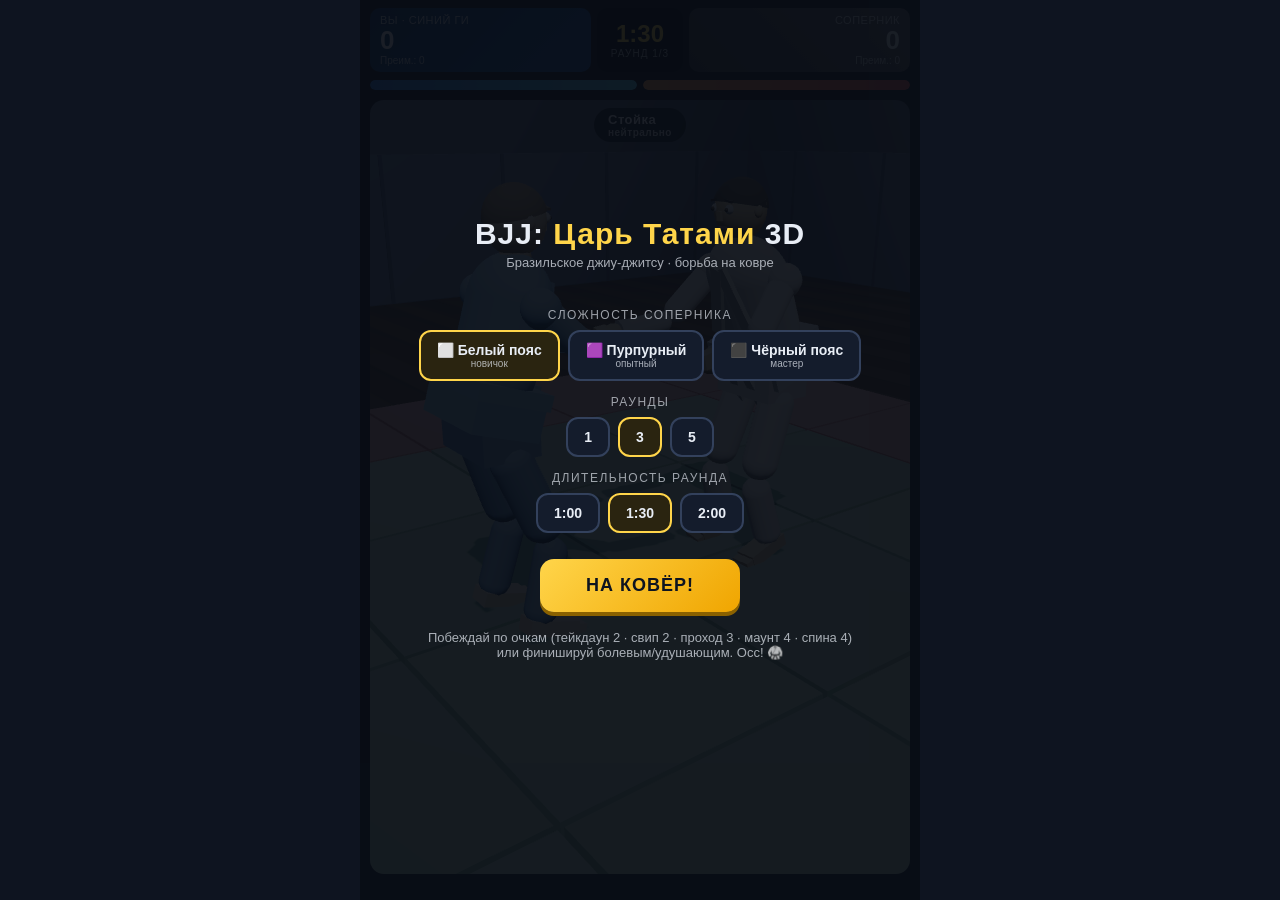
<file: bjj3d.html>
<!DOCTYPE html>
<html lang="ru">
<head>
<meta charset="UTF-8">
<meta name="viewport" content="width=device-width, initial-scale=1.0, maximum-scale=1.0, user-scalable=no, viewport-fit=cover">
<meta name="mobile-web-app-capable" content="yes">
<meta name="theme-color" content="#0e1420">
<title>BJJ: Царь Татами 3D</title>
<style>
  * { margin:0; padding:0; box-sizing:border-box; -webkit-tap-highlight-color:transparent; }
  html,body { height:100%; overflow:hidden; background:#0e1420; color:#e8edf5;
    font-family:'Segoe UI', Roboto, Arial, sans-serif; touch-action:manipulation;
    user-select:none; -webkit-user-select:none; }
  #app { height:100%; display:flex; flex-direction:column; max-width:560px; margin:0 auto; position:relative; }

  /* ── Табло ── */
  #scoreboard { display:flex; align-items:stretch; gap:6px; padding:8px 10px 4px; }
  .corner { flex:1; border-radius:10px; padding:6px 10px; position:relative; overflow:hidden; }
  .corner.you { background:linear-gradient(135deg,#123a6e,#1b56a0); text-align:left; }
  .corner.foe { background:linear-gradient(225deg,#5c5c66,#3a3a42); text-align:right; }
  .corner .name { font-size:11px; opacity:.85; letter-spacing:.5px; }
  .corner .pts  { font-size:26px; font-weight:800; line-height:1.1; }
  .corner .adv  { font-size:10px; opacity:.8; }
  #clockbox { min-width:86px; display:flex; flex-direction:column; align-items:center; justify-content:center;
    background:#080c14; border-radius:10px; padding:4px 8px; }
  #clock { font-size:24px; font-weight:800; font-variant-numeric:tabular-nums; color:#ffd54a; }
  #roundlbl { font-size:10px; opacity:.75; letter-spacing:1px; }

  /* ── Стамина ── */
  #staminarow { display:flex; gap:6px; padding:4px 10px; }
  .stambar { flex:1; height:10px; background:#1a2233; border-radius:5px; overflow:hidden; }
  .stambar > div { height:100%; border-radius:5px; transition:width .25s; }
  #stamYou > div { background:linear-gradient(90deg,#2f80ed,#56ccf2); width:100%; }
  #stamFoe > div { background:linear-gradient(270deg,#eb5757,#f2994a); width:100%; float:right; }

  /* ── 3D-сцена ── */
  #matwrap { flex:1; position:relative; margin:6px 10px; min-height:0; border-radius:14px; overflow:hidden; }
  #matwrap canvas { width:100%; height:100%; display:block; }
  #posLabel { position:absolute; top:8px; left:50%; transform:translateX(-50%);
    background:rgba(8,12,20,.78); padding:4px 14px; border-radius:20px;
    font-size:13px; font-weight:700; letter-spacing:.5px; white-space:nowrap; z-index:5; }
  #posLabel .side { font-size:10px; font-weight:600; opacity:.85; display:block; text-align:center; }
  #log { position:absolute; bottom:8px; left:8px; right:8px; text-align:center;
    font-size:12px; min-height:16px; color:#cfe3ff; text-shadow:0 1px 3px #000;
    pointer-events:none; z-index:5; }

  /* ── Кнопки действий ── */
  #actions { display:grid; grid-template-columns:1fr 1fr; gap:8px; padding:8px 10px calc(12px + env(safe-area-inset-bottom)); }
  .abtn { border:none; border-radius:12px; padding:13px 8px; font-size:14px; font-weight:700;
    color:#fff; background:linear-gradient(135deg,#1e4976,#2a6db1); cursor:pointer;
    box-shadow:0 3px 0 rgba(0,0,0,.35); transition:transform .05s, opacity .2s; }
  .abtn:active { transform:translateY(2px); box-shadow:0 1px 0 rgba(0,0,0,.35); }
  .abtn.sub   { background:linear-gradient(135deg,#7a1f3d,#c0392b); }
  .abtn.def   { background:linear-gradient(135deg,#2d6a4f,#40916c); }
  .abtn.rest  { background:linear-gradient(135deg,#4a4e69,#6c6f85); }
  .abtn:disabled { opacity:.38; transform:none; }
  .abtn small { display:block; font-weight:400; font-size:10px; opacity:.8; margin-top:2px; }

  /* ── Оверлеи ── */
  .overlay { position:absolute; inset:0; background:rgba(8,12,20,.92); z-index:20;
    display:flex; flex-direction:column; align-items:center; justify-content:center;
    padding:24px; text-align:center; }
  .overlay.seethrough { background:rgba(8,12,20,.55); }
  .hidden { display:none !important; }
  h1 { font-size:30px; margin-bottom:4px; letter-spacing:1px; }
  h1 .accent { color:#ffd54a; }
  .subtitle { opacity:.7; font-size:13px; margin-bottom:24px; }
  .choice-title { font-size:12px; letter-spacing:1.5px; opacity:.65; margin:14px 0 8px; text-transform:uppercase; }
  .chips { display:flex; gap:8px; flex-wrap:wrap; justify-content:center; }
  .chip { border:2px solid #33415c; background:#141c2c; color:#e8edf5; border-radius:12px;
    padding:10px 16px; font-size:14px; font-weight:700; cursor:pointer; }
  .chip small { display:block; font-weight:400; font-size:10px; opacity:.7; }
  .chip.sel { border-color:#ffd54a; background:#2a2410; }
  .bigbtn { margin-top:26px; border:none; border-radius:14px; padding:16px 46px; font-size:18px;
    font-weight:800; color:#0e1420; background:linear-gradient(135deg,#ffd54a,#f0a500);
    cursor:pointer; box-shadow:0 4px 0 #8a6100; letter-spacing:1px; }
  .bigbtn:active { transform:translateY(3px); box-shadow:0 1px 0 #8a6100; }

  /* ── QTE ── */
  #qte .qte-name { font-size:22px; font-weight:800; margin-bottom:18px; text-shadow:0 2px 8px #000; }
  #qteTrack { width:min(86vw,420px); height:34px; background:#1a2233; border-radius:17px;
    position:relative; overflow:hidden; }
  #qteZone { position:absolute; top:0; bottom:0; background:rgba(64,145,108,.85); }
  #qteMark { position:absolute; top:-3px; bottom:-3px; width:6px; background:#ffd54a;
    border-radius:3px; box-shadow:0 0 8px #ffd54a; }
  #qteHint { margin-top:14px; font-size:13px; opacity:.85; text-shadow:0 1px 4px #000; }
  #qteBtn { margin-top:22px; }

  /* ── Борьба (тап-баттл) ── */
  #struggle .st-name { font-size:22px; font-weight:800; margin-bottom:6px; text-shadow:0 2px 8px #000; }
  #struggle .st-sub { font-size:13px; opacity:.85; margin-bottom:18px; text-shadow:0 1px 4px #000; }
  #stTrack { width:min(86vw,420px); height:26px; background:#3d1220; border-radius:13px; overflow:hidden; }
  #stFill { height:100%; width:50%; background:linear-gradient(90deg,#40916c,#74c69d); transition:width .08s linear; }
  #stTimer { margin-top:10px; font-size:13px; color:#ffd54a; font-variant-numeric:tabular-nums; }
  #stBtn { margin-top:20px; padding:26px 60px; font-size:22px; border-radius:50px; }

  .resultTitle { font-size:34px; font-weight:900; margin-bottom:8px; }
  .resultTitle.win  { color:#74c69d; }
  .resultTitle.lose { color:#eb5757; }
  .resultTitle.draw { color:#ffd54a; }
  .resultDetail { font-size:15px; opacity:.85; line-height:1.6; margin-bottom:6px; }

  #flash { position:absolute; inset:0; pointer-events:none; z-index:15; opacity:0; border-radius:14px; }
</style>
</head>
<body>
<div id="app">

  <div id="scoreboard">
    <div class="corner you">
      <div class="name">ВЫ · СИНИЙ ГИ</div>
      <div class="pts" id="ptsYou">0</div>
      <div class="adv" id="advYou">Преим.: 0</div>
    </div>
    <div id="clockbox">
      <div id="clock">2:00</div>
      <div id="roundlbl">РАУНД 1/3</div>
    </div>
    <div class="corner foe">
      <div class="name" id="foeName">СОПЕРНИК</div>
      <div class="pts" id="ptsFoe">0</div>
      <div class="adv" id="advFoe">Преим.: 0</div>
    </div>
  </div>

  <div id="staminarow">
    <div class="stambar" id="stamYou"><div></div></div>
    <div class="stambar" id="stamFoe"><div></div></div>
  </div>

  <div id="matwrap">
    <div id="posLabel">Стойка<span class="side"></span></div>
    <div id="log"></div>
    <div id="flash"></div>
  </div>

  <div id="actions"></div>

  <!-- ═══ МЕНЮ ═══ -->
  <div class="overlay" id="menu">
    <h1>BJJ: <span class="accent">Царь Татами</span> 3D</h1>
    <div class="subtitle">Бразильское джиу-джитсу · борьба на ковре</div>

    <div class="choice-title">Сложность соперника</div>
    <div class="chips" id="diffChips">
      <button class="chip sel" data-v="0">⬜ Белый пояс<small>новичок</small></button>
      <button class="chip" data-v="1">🟪 Пурпурный<small>опытный</small></button>
      <button class="chip" data-v="2">⬛ Чёрный пояс<small>мастер</small></button>
    </div>

    <div class="choice-title">Раунды</div>
    <div class="chips" id="roundChips">
      <button class="chip" data-v="1">1</button>
      <button class="chip sel" data-v="3">3</button>
      <button class="chip" data-v="5">5</button>
    </div>

    <div class="choice-title">Длительность раунда</div>
    <div class="chips" id="timeChips">
      <button class="chip" data-v="60">1:00</button>
      <button class="chip sel" data-v="90">1:30</button>
      <button class="chip" data-v="120">2:00</button>
    </div>

    <button class="bigbtn" id="btnStart">НА КОВЁР!</button>
    <div class="subtitle" style="margin-top:18px">Побеждай по очкам (тейкдаун 2 · свип 2 · проход 3 · маунт 4 · спина 4)<br>или финишируй болевым/удушающим. Осс! 🥋</div>
  </div>

  <!-- ═══ QTE ═══ -->
  <div class="overlay seethrough hidden" id="qte">
    <div class="qte-name" id="qteName">Тейкдаун</div>
    <div id="qteTrack"><div id="qteZone"></div><div id="qteMark"></div></div>
    <div id="qteHint">Жми СТОП, когда маркер в зелёной зоне!</div>
    <button class="bigbtn" id="qteBtn">СТОП!</button>
  </div>

  <!-- ═══ Борьба ═══ -->
  <div class="overlay seethrough hidden" id="struggle">
    <div class="st-name" id="stName">ДОЖИМАЙ!</div>
    <div class="st-sub" id="stSub">Тапай изо всех сил!</div>
    <div id="stTrack"><div id="stFill"></div></div>
    <div id="stTimer">6.0</div>
    <button class="bigbtn" id="stBtn">ТАП!</button>
  </div>

  <!-- ═══ Отдых между раундами ═══ -->
  <div class="overlay hidden" id="rest">
    <div class="resultTitle draw" id="restTitle">Конец раунда</div>
    <div class="resultDetail" id="restDetail"></div>
    <button class="bigbtn" id="btnNextRound">СЛЕДУЮЩИЙ РАУНД</button>
  </div>

  <!-- ═══ Финал ═══ -->
  <div class="overlay hidden" id="end">
    <div class="resultTitle" id="endTitle">ПОБЕДА!</div>
    <div class="resultDetail" id="endDetail"></div>
    <button class="bigbtn" id="btnAgain">ЕЩЁ БОЙ</button>
    <button class="bigbtn" id="btnMenu" style="background:linear-gradient(135deg,#6c6f85,#4a4e69); box-shadow:0 4px 0 #2c2e3d; color:#fff; margin-top:12px;">В МЕНЮ</button>
  </div>

</div>

<script src="three.min.js"></script>
<script>
'use strict';
/* ═══════════════════════════ УТИЛИТЫ ═══════════════════════════ */
const $ = id => document.getElementById(id);
const clamp = (v,a,b) => Math.max(a, Math.min(b, v));
const rnd = (a,b) => a + Math.random()*(b-a);

let actx = null;
function beep(freq, dur=0.08, type='square', vol=0.12) {
  try {
    if (!actx) actx = new (window.AudioContext||window.webkitAudioContext)();
    const o = actx.createOscillator(), g = actx.createGain();
    o.type = type; o.frequency.value = freq;
    g.gain.setValueAtTime(vol, actx.currentTime);
    g.gain.exponentialRampToValueAtTime(0.001, actx.currentTime + dur);
    o.connect(g); g.connect(actx.destination);
    o.start(); o.stop(actx.currentTime + dur);
  } catch(e){}
}
const sndOk   = () => { beep(660,.07); setTimeout(()=>beep(880,.1),70); };
const sndFail = () => beep(160,.18,'sawtooth');
const sndTap  = () => beep(440,.03,'square',.06);
const sndBell = () => { beep(1200,.4,'sine',.2); setTimeout(()=>beep(900,.5,'sine',.15),120); };
const sndSub  = () => { beep(523,.1); setTimeout(()=>beep(659,.1),100); setTimeout(()=>beep(784,.25),200); };

/* ═══════════════════════════ СЛОЖНОСТЬ ═══════════════════════════ */
const DIFFS = [
  { name:'БЕЛЫЙ ПОЯС',    belt:0xf5f5f5, hair:'brown', aiMin:6.0, aiMax:9.0, aiChance:0.70, zone:0.34, speed:0.90, drain:14, tap:6.0, defStart:55, atkStart:55, aiRegen:2.2 },
  { name:'ПУРПУРНЫЙ ПОЯС',belt:0x8e44ad, hair:'blond', aiMin:4.5, aiMax:7.0, aiChance:1.00, zone:0.26, speed:1.15, drain:20, tap:5.0, defStart:48, atkStart:50, aiRegen:3.0 },
  { name:'ЧЁРНЫЙ ПОЯС',   belt:0x141414, hair:'bald',  aiMin:3.0, aiMax:5.0, aiChance:1.30, zone:0.19, speed:1.40, drain:27, tap:4.2, defStart:40, atkStart:45, aiRegen:3.8 },
];

/* ═══════════════════════════ ПОЗИЦИИ / ДЕЙСТВИЯ ═══════════════════════════ */
const POSITIONS = {
  standing:     { label:'Стойка',            side:'нейтрально' },
  guard_top:    { label:'Гвард соперника',   side:'вы сверху' },
  guard_bottom: { label:'Ваш гвард',         side:'вы снизу' },
  side_top:     { label:'Боковой контроль',  side:'вы сверху' },
  side_bottom:  { label:'Боковой контроль',  side:'вы снизу' },
  mount_top:    { label:'Маунт',             side:'вы сверху' },
  mount_bottom: { label:'Маунт соперника',   side:'вы снизу' },
  back_top:     { label:'Спина взята!',      side:'вы контролируете' },
  back_bottom:  { label:'Соперник на спине', side:'опасно!' },
};

const PLAYER_ACTIONS = {
  standing: [
    { id:'td',   name:'Тейкдаун', hint:'проход в ноги · +2', chance:.60, cost:18, pts:2, to:'guard_top' },
    { id:'pull', name:'Затянуть в гвард', hint:'без очков', chance:.92, cost:8,  pts:0, to:'guard_bottom' },
  ],
  guard_top: [
    { id:'passK', name:'Проход через колено', hint:'+3', chance:.55, cost:18, pts:3, to:'side_top' },
    { id:'passS', name:'Стек-проход', hint:'мощно · +3', chance:.45, cost:24, pts:3, to:'side_top' },
  ],
  guard_bottom: [
    { id:'sweepS', name:'Свип-ножницы', hint:'+2, вы сверху', chance:.55, cost:18, pts:2, to:'guard_top' },
    { id:'sweepF', name:'Флауэр-свип', hint:'риск · +2 и маунт!', chance:.38, cost:24, pts:2, to:'mount_top' },
    { id:'tri',    name:'Треугольник', hint:'удушающий', chance:.48, cost:22, sub:'треугольником', cls:'sub' },
    { id:'arm',    name:'Армбар', hint:'болевой на руку', chance:.44, cost:22, sub:'армбаром', cls:'sub' },
  ],
  side_top: [
    { id:'mnt', name:'Выход в маунт', hint:'+4', chance:.55, cost:18, pts:4, to:'mount_top' },
    { id:'kim', name:'Кимура', hint:'болевой на плечо', chance:.48, cost:20, sub:'кимурой', cls:'sub' },
  ],
  side_bottom: [
    { id:'rec', name:'Вернуть гвард', hint:'закрыть ноги', chance:.60, cost:15, pts:0, to:'guard_bottom' },
    { id:'brg', name:'Мост и выход', hint:'в стойку', chance:.42, cost:20, pts:0, to:'standing' },
  ],
  mount_top: [
    { id:'armM', name:'Армбар', hint:'болевой', chance:.52, cost:20, sub:'армбаром', cls:'sub' },
    { id:'chk',  name:'Крест', hint:'удушающий воротом', chance:.48, cost:20, sub:'удушением "крест"', cls:'sub' },
    { id:'back', name:'Забрать спину', hint:'+4', chance:.48, cost:15, pts:4, to:'back_top' },
  ],
  mount_bottom: [
    { id:'upa', name:'Упа (переворот)', hint:'мост — вы сверху!', chance:.48, cost:22, pts:0, to:'guard_top' },
    { id:'elb', name:'Локти-колени', hint:'вернуть гвард', chance:.58, cost:15, pts:0, to:'guard_bottom' },
  ],
  back_top: [
    { id:'rnc',  name:'Мата-леон', hint:'удушающий сзади', chance:.58, cost:20, sub:'мата-леоном', cls:'sub' },
    { id:'hold', name:'Держать крюки', hint:'+выносливость', chance:1, cost:0, restore:22, cls:'rest' },
  ],
  back_bottom: [
    { id:'strip', name:'Снять крюки', hint:'уйти в гвард', chance:.48, cost:18, pts:0, to:'guard_bottom' },
    { id:'wall',  name:'Защита шеи', hint:'+выносливость', chance:1, cost:0, restore:16, cls:'rest' },
  ],
};

const AI_ACTIONS = {
  standing: [
    { w:5, name:'тейкдаун', chance:.42, pts:2, to:'guard_bottom', msg:'Соперник прошёл в ноги — тейкдаун!' },
    { w:2, name:'затягивание', chance:.80, pts:0, to:'guard_top', msg:'Соперник затянул вас в свой гвард.' },
  ],
  guard_top: [
    { w:4, name:'свип', chance:.40, pts:2, to:'guard_bottom', msg:'Соперник сделал свип — вы снизу!' },
    { w:3, name:'треугольник', chance:.38, sub:'треугольник', msg:'Соперник ловит треугольник!' },
  ],
  guard_bottom: [
    { w:5, name:'проход гварда', chance:.42, pts:3, to:'side_bottom', msg:'Соперник прошёл ваш гвард! +3' },
  ],
  side_top: [
    { w:4, name:'возврат гварда', chance:.45, pts:0, to:'guard_top', msg:'Соперник вернул гвард.' },
    { w:2, name:'уход в стойку', chance:.35, pts:0, to:'standing', msg:'Соперник вскочил в стойку.' },
  ],
  side_bottom: [
    { w:4, name:'выход в маунт', chance:.40, pts:4, to:'mount_bottom', msg:'Соперник вышел в маунт! +4' },
    { w:3, name:'кимура', chance:.36, sub:'кимуру', msg:'Соперник крутит кимуру!' },
  ],
  mount_top: [
    { w:4, name:'упа', chance:.40, pts:0, to:'guard_bottom', msg:'Соперник перевернул вас мостом!' },
    { w:3, name:'локти-колени', chance:.45, pts:0, to:'guard_top', msg:'Соперник вернул гвард.' },
  ],
  mount_bottom: [
    { w:4, name:'армбар', chance:.42, sub:'армбар', msg:'Соперник выходит на армбар!' },
    { w:4, name:'удушение', chance:.42, sub:'удушение', msg:'Соперник давит удушающий!' },
  ],
  back_top: [
    { w:4, name:'выход со спины', chance:.38, pts:0, to:'side_top', msg:'Соперник слез со спины, но вы удержали контроль сверху.' },
  ],
  back_bottom: [
    { w:5, name:'мата-леон', chance:.50, sub:'мата-леон', msg:'Соперник затягивает мата-леон!!' },
  ],
};

/* ═══════════════════════════ СОСТОЯНИЕ ИГРЫ ═══════════════════════════ */
const G = {
  screen:'menu',
  diff:0, totalRounds:3, roundTime:90,
  round:1, clock:90,
  pos:'standing',
  ptsYou:0, ptsFoe:0, advYou:0, advFoe:0,
  stamYou:100, stamFoe:100,
  defUntil:0, defCooldown:0,
  aiTimer:5,
  time:0,
};
let qteState = null;
let stState = null;
let camShake = 0;

/* ═══════════════════════════ HUD ═══════════════════════════ */
function setLog(msg, color) {
  const el = $('log');
  el.textContent = msg;
  el.style.color = color || '#cfe3ff';
}
function flash(color) {
  const f = $('flash');
  f.style.background = color;
  f.style.transition = 'none'; f.style.opacity = .45;
  requestAnimationFrame(()=>requestAnimationFrame(()=>{
    f.style.transition = 'opacity .5s'; f.style.opacity = 0;
  }));
}
function fmtClock(s) {
  s = Math.max(0, Math.ceil(s));
  return Math.floor(s/60) + ':' + String(s%60).padStart(2,'0');
}
function updateHUD() {
  $('ptsYou').textContent = G.ptsYou;
  $('ptsFoe').textContent = G.ptsFoe;
  $('advYou').textContent = 'Преим.: ' + G.advYou;
  $('advFoe').textContent = 'Преим.: ' + G.advFoe;
  $('clock').textContent = fmtClock(G.clock);
  $('roundlbl').textContent = 'РАУНД ' + G.round + '/' + G.totalRounds;
  $('stamYou').firstElementChild.style.width = G.stamYou + '%';
  $('stamFoe').firstElementChild.style.width = G.stamFoe + '%';
  const p = POSITIONS[G.pos];
  $('posLabel').innerHTML = p.label + '<span class="side">' + p.side + '</span>';
}

let actionButtons = [];
let renderedPos = null;
function renderActions(force) {
  if (!force && renderedPos === G.pos) { updateActionButtons(); return; }
  renderedPos = G.pos;
  const box = $('actions');
  box.innerHTML = '';
  actionButtons = [];
  const acts = PLAYER_ACTIONS[G.pos] || [];
  for (const a of acts) {
    const b = document.createElement('button');
    b.className = 'abtn' + (a.cls ? ' ' + a.cls : '');
    b.innerHTML = a.name + '<small>' + a.hint + '</small>';
    b.onclick = () => playerAction(a);
    box.appendChild(b);
    actionButtons.push({btn:b, a, isDef:false});
  }
  const d = document.createElement('button');
  d.className = 'abtn def';
  d.innerHTML = 'Защита 🛡<small></small>';
  d.onclick = () => {
    G.stamYou = clamp(G.stamYou - 8, 0, 100);
    G.defUntil = G.time + 4;
    G.defCooldown = G.time + 9;
    setLog('Вы в глухой защите: хват сбит, атаки соперника слабее.', '#74c69d');
    sndTap();
    updateActionButtons();
  };
  box.appendChild(d);
  actionButtons.push({btn:d, a:null, isDef:true});
  updateActionButtons();
}
function updateActionButtons() {
  for (const it of actionButtons) {
    if (it.isDef) {
      const onCd = G.time < G.defCooldown;
      it.btn.disabled = onCd || G.stamYou < 8;
      it.btn.querySelector('small').textContent = onCd ? 'перезарядка…' : 'сбить атаку · 4 сек';
    } else {
      it.btn.disabled = G.stamYou < it.a.cost;
    }
  }
}

/* ═══════════════════════════ ДЕЙСТВИЯ ИГРОКА ═══════════════════════════ */
function playerAction(a) {
  if (G.screen !== 'fight') return;
  if (a.restore) {
    G.stamYou = clamp(G.stamYou + a.restore, 0, 100);
    setLog('Вы контролируете позицию и восстанавливаете дыхание…', '#9ad1ff');
    sndTap(); updateActionButtons(); return;
  }
  G.stamYou = clamp(G.stamYou - a.cost, 0, 100);
  openQTE(a);
}

function openQTE(action) {
  G.screen = 'qte';
  const d = DIFFS[G.diff];
  const stamF = 0.7 + 0.3 * (G.stamYou/100);
  const zoneW = clamp(d.zone * (0.6 + action.chance) * stamF, 0.10, 0.5);
  qteState = {
    action, t: Math.random(), dir: 1,
    speed: d.speed * rnd(.95,1.1),
    zoneStart: rnd(0.12, 0.88 - zoneW), zoneW,
  };
  $('qteName').textContent = action.name;
  $('qteZone').style.left = (qteState.zoneStart*100) + '%';
  $('qteZone').style.width = (zoneW*100) + '%';
  $('qte').classList.remove('hidden');
}
function closeQTE() { $('qte').classList.add('hidden'); qteState = null; }

$('qteBtn').addEventListener('click', () => {
  if (!qteState) return;
  const q = qteState, a = q.action;
  const hit = q.t >= q.zoneStart && q.t <= q.zoneStart + q.zoneW;
  closeQTE();
  G.screen = 'fight';
  if (hit) {
    if (a.sub) { sndOk(); startStruggle('attack', a); return; }
    applyPlayerSuccess(a);
  } else {
    sndFail(); flash('#c0392b'); camShake = 0.25;
    setLog('Мимо! ' + a.name + ' не прошёл — соперник защитился.', '#ff9d9d');
    G.stamFoe = clamp(G.stamFoe - 4, 0, 100);
  }
  renderActions(); updateHUD();
});

function applyPlayerSuccess(a) {
  sndOk(); flash('#2ecc71'); camShake = 0.4;
  if (a.pts) G.ptsYou += a.pts;
  if (a.to) G.pos = a.to;
  const msgs = {
    td:'Отличный тейкдаун! +2 очка.', pull:'Вы затянули соперника в закрытый гвард.',
    passK:'Гвард пройден через колено! +3.', passS:'Стек-проход! Гвард смят. +3.',
    sweepS:'Свип-ножницы! Вы сверху. +2.', sweepF:'Флауэр-свип прямо в маунт! +2.',
    mnt:'Вы вышли в маунт! +4 очка.', rec:'Гвард восстановлен — вы в безопасности.',
    brg:'Мост, разворот — вы вырвались в стойку!', upa:'УПА! Переворот — теперь вы сверху!',
    elb:'Локти-колени: гвард возвращён.', back:'Спина взята, крюки в деле! +4.',
    strip:'Крюки сняты! Вы ушли в гвард.',
  };
  setLog(msgs[a.id] || (a.name + ' — успех!'), '#9dffb0');
  renderActions(); updateHUD();
}

/* ═══════════════════════════ БОРЬБА ═══════════════════════════ */
function startStruggle(mode, action, aiAction) {
  G.screen = 'struggle';
  const d = DIFFS[G.diff];
  const defBonus = (mode==='defense' && G.time < G.defUntil) ? 14 : 0;
  stState = {
    mode,
    fill: (mode==='attack' ? d.atkStart : d.defStart + defBonus),
    timeLeft: 6,
    subName: action ? action.sub : (aiAction ? aiAction.sub : ''),
  };
  if (mode === 'attack') {
    $('stName').textContent = '🔥 ДОЖИМАЙ ' + stState.subName.toUpperCase() + '!';
    $('stSub').textContent = 'Тапай, чтобы дожать до того, как соперник вырвется!';
    $('stBtn').textContent = 'ДОЖАТЬ!';
  } else {
    $('stName').textContent = '⚠️ ЗАЩИЩАЙСЯ: ' + stState.subName.toUpperCase() + '!';
    $('stSub').textContent = 'Тапай, чтобы вырваться, пока не задушили!';
    $('stBtn').textContent = 'ВЫРВАТЬСЯ!';
  }
  updateStruggleUI();
  $('struggle').classList.remove('hidden');
}
function updateStruggleUI() {
  $('stFill').style.width = clamp(stState.fill,0,100) + '%';
  $('stTimer').textContent = stState.timeLeft.toFixed(1);
}
$('stBtn').addEventListener('click', () => {
  if (!stState) return;
  const d = DIFFS[G.diff];
  const stamF = 0.7 + 0.3 * (G.stamYou/100);
  stState.fill += d.tap * stamF;
  sndTap(); camShake = Math.min(camShake + .06, .3);
  if (stState.fill >= 100) finishStruggle(true);
  else updateStruggleUI();
});
function finishStruggle(playerWon) {
  const st = stState; stState = null;
  $('struggle').classList.add('hidden');
  G.screen = 'fight';
  G.stamYou = clamp(G.stamYou - 10, 0, 100);
  G.stamFoe = clamp(G.stamFoe - 10, 0, 100);
  if (st.mode === 'attack') {
    if (playerWon) { endMatch('you', 'Победа ' + st.subName + '! Соперник постучал. 🥋'); return; }
    G.advYou++;
    sndFail(); flash('#f0a500');
    setLog('Соперник вырвался из ' + st.subName + '… но вы получили преимущество!', '#ffd54a');
  } else {
    if (playerWon) {
      sndOk(); flash('#2ecc71');
      G.advFoe++;
      setLog('Вы вырвались! Соперник получил преимущество за попытку.', '#9dffb0');
    } else {
      endMatch('foe', 'Соперник провёл ' + st.subName + '. Вы постучали…'); return;
    }
  }
  renderActions(); updateHUD();
}

/* ═══════════════════════════ ИИ ═══════════════════════════ */
function aiAct() {
  const d = DIFFS[G.diff];
  const acts = AI_ACTIONS[G.pos];
  if (!acts || !acts.length) return;
  const total = acts.reduce((s,a)=>s+a.w,0);
  let r = Math.random()*total, chosen = acts[0];
  for (const a of acts) { r -= a.w; if (r <= 0) { chosen = a; break; } }

  if (G.stamFoe < 15) {
    G.stamFoe = clamp(G.stamFoe + 18, 0, 100);
    setLog('Соперник тяжело дышит и держит позицию…', '#c9c9c9');
    return;
  }
  G.stamFoe = clamp(G.stamFoe - 14, 0, 100);

  const stamF = 0.7 + 0.3*(G.stamFoe/100);
  let chance = chosen.chance * d.aiChance * stamF;
  if (G.time < G.defUntil) chance *= 0.45;
  chance = clamp(chance, .05, .9);

  if (chosen.sub) {
    if (Math.random() < chance) { sndFail(); startStruggle('defense', null, chosen); setLog(chosen.msg, '#ff9d9d'); }
    else setLog('Соперник попытался поймать ' + chosen.sub + ', но вы вовремя убрали руки.', '#cfe3ff');
    return;
  }
  if (Math.random() < chance) {
    if (chosen.pts) G.ptsFoe += chosen.pts;
    G.pos = chosen.to;
    sndFail(); flash('#e67e22'); camShake = 0.4;
    setLog(chosen.msg, '#ffbf8f');
    renderActions();
  } else {
    setLog('Соперник пробует ' + chosen.name + ' — вы защитились!', '#cfe3ff');
  }
  updateHUD();
}

/* ═══════════════════════════ МАТЧ / РАУНДЫ ═══════════════════════════ */
function startMatch() {
  G.ptsYou = 0; G.ptsFoe = 0; G.advYou = 0; G.advFoe = 0;
  G.round = 1;
  startRound();
}
function startRound() {
  G.pos = 'standing';
  G.clock = G.roundTime;
  if (G.round === 1) { G.stamYou = 100; G.stamFoe = 100; }
  else G.stamFoe = clamp(G.stamFoe + 45, 0, 100);
  G.defUntil = 0; G.defCooldown = 0;
  G.aiTimer = rnd(DIFFS[G.diff].aiMin, DIFFS[G.diff].aiMax);
  G.screen = 'fight';
  ['menu','rest','end','qte','struggle'].forEach(id=>$(id).classList.add('hidden'));
  setLog('Раунд ' + G.round + '. Пожали руки — боремся! Осс!', '#ffd54a');
  sndBell();
  renderActions(true); updateHUD();
}
function endRound() {
  sndBell();
  closeQTE();
  if (stState) { $('struggle').classList.add('hidden'); stState = null; }
  if (G.round >= G.totalRounds) { finalResult(); return; }
  G.screen = 'rest';
  G.round++;
  G.stamYou = clamp(G.stamYou + 45, 0, 100);
  $('restTitle').textContent = 'Конец раунда ' + (G.round-1);
  $('restDetail').innerHTML =
    'Счёт: <b>' + G.ptsYou + ' : ' + G.ptsFoe + '</b> (преим. ' + G.advYou + ':' + G.advFoe + ')<br>' +
    (G.ptsYou > G.ptsFoe ? 'Вы ведёте — так держать!' :
     G.ptsYou < G.ptsFoe ? 'Вы отстаёте — нужен проход или сабмишн!' :
     'Равный бой. Решает следующий раунд!') +
    '<br>Передышка: выносливость частично восстановлена.';
  $('rest').classList.remove('hidden');
}
function finalResult() {
  let winner, why;
  if (G.ptsYou !== G.ptsFoe) {
    winner = G.ptsYou > G.ptsFoe ? 'you' : 'foe';
    why = 'по очкам ' + G.ptsYou + ':' + G.ptsFoe;
  } else if (G.advYou !== G.advFoe) {
    winner = G.advYou > G.advFoe ? 'you' : 'foe';
    why = 'по преимуществам ' + G.advYou + ':' + G.advFoe + ' (очки ' + G.ptsYou + ':' + G.ptsFoe + ')';
  } else { winner = 'draw'; why = 'абсолютно равный бой ' + G.ptsYou + ':' + G.ptsFoe; }
  endMatch(winner, winner==='draw' ? 'Ничья — ' + why : 'Победа ' + why + '.');
}
function endMatch(winner, detail) {
  G.screen = 'end';
  closeQTE();
  if (stState) { $('struggle').classList.add('hidden'); stState = null; }
  const t = $('endTitle');
  if (winner === 'you') { t.textContent = '🏆 ПОБЕДА!'; t.className = 'resultTitle win'; sndSub(); }
  else if (winner === 'foe') { t.textContent = 'ПОРАЖЕНИЕ'; t.className = 'resultTitle lose'; sndFail(); }
  else { t.textContent = '🤝 НИЧЬЯ'; t.className = 'resultTitle draw'; sndBell(); }
  $('endDetail').innerHTML = detail + '<br>Соперник: ' + DIFFS[G.diff].name +
    ' · раундов: ' + G.totalRounds;
  $('end').classList.remove('hidden');
}

/* ════════════════════════════════════════════════════════════════
   ███  3D-СЦЕНА (THREE.JS)  ███
   ════════════════════════════════════════════════════════════════ */
const wrap = $('matwrap');
const renderer = new THREE.WebGLRenderer({ antialias:true });
renderer.setPixelRatio(Math.min(devicePixelRatio, 2));
renderer.shadowMap.enabled = true;
renderer.shadowMap.type = THREE.PCFSoftShadowMap;
renderer.outputEncoding = THREE.sRGBEncoding;
renderer.toneMapping = THREE.ACESFilmicToneMapping;
renderer.toneMappingExposure = 0.95;
wrap.insertBefore(renderer.domElement, wrap.firstChild);

const scene = new THREE.Scene();
scene.background = new THREE.Color(0x151b28);
scene.fog = new THREE.Fog(0x151b28, 9, 16);

const camera = new THREE.PerspectiveCamera(46, 1, 0.1, 50);

/* ── Освещение ── */
scene.add(new THREE.HemisphereLight(0xbfd4ff, 0x3a3226, 0.42));
const key = new THREE.DirectionalLight(0xfff2dd, 1.0);
key.position.set(3.5, 6, 2.5);
key.castShadow = true;
key.shadow.mapSize.set(2048, 2048);
key.shadow.camera.left = -4; key.shadow.camera.right = 4;
key.shadow.camera.top = 4; key.shadow.camera.bottom = -4;
key.shadow.camera.far = 15;
key.shadow.bias = -0.002;
scene.add(key);
const fill = new THREE.PointLight(0x88aaff, 0.5, 12, 2);
fill.position.set(-3, 3.2, -2);
scene.add(fill);
const rim = new THREE.PointLight(0xffaa66, 0.45, 10, 2);
rim.position.set(2.5, 2.8, -3);
scene.add(rim);

/* ── Материалы-помощники ── */
const MAT = (color, rough=0.85, metal=0) =>
  new THREE.MeshStandardMaterial({ color, roughness:rough, metalness:metal });

function canvasTexture(w, h, drawFn) {
  const c = document.createElement('canvas');
  c.width = w; c.height = h;
  drawFn(c.getContext('2d'), w, h);
  const t = new THREE.CanvasTexture(c);
  t.encoding = THREE.sRGBEncoding;
  return t;
}

/* ── Додзё ── */
function buildDojo() {
  const room = new THREE.Group();

  // деревянный пол вокруг татами
  const floorT = canvasTexture(512, 512, (g)=> {
    g.fillStyle = '#4a3626'; g.fillRect(0,0,512,512);
    for (let i=0;i<16;i++) {
      g.fillStyle = i%2 ? '#503b2a' : '#453222';
      g.fillRect(0, i*32, 512, 32);
      g.fillStyle = 'rgba(0,0,0,.25)';
      g.fillRect(0, i*32, 512, 2);
    }
  });
  floorT.wrapS = floorT.wrapT = THREE.RepeatWrapping;
  floorT.repeat.set(3,3);
  const floor = new THREE.Mesh(new THREE.PlaneGeometry(14,14),
    new THREE.MeshStandardMaterial({ map:floorT, roughness:.9 }));
  floor.rotation.x = -Math.PI/2;
  floor.receiveShadow = true;
  room.add(floor);

  // татами: плитки 6×6 + красная зона безопасности
  const mats = new THREE.Group();
  for (let ix=0; ix<6; ix++) for (let iz=0; iz<6; iz++) {
    const edge = ix===0||ix===5||iz===0||iz===5;
    const col = edge ? 0xa63c3c : ((ix+iz)%2 ? 0x3f7c50 : 0x4a9160);
    const tile = new THREE.Mesh(new THREE.BoxGeometry(0.98, 0.055, 0.98), MAT(col, .95));
    tile.position.set(ix-2.5, 0.028, iz-2.5);
    tile.receiveShadow = true; tile.castShadow = false;
    mats.add(tile);
  }
  room.add(mats);

  // стены
  const wallMat = MAT(0x222a3c, .95);
  const mkWall = (w,h,x,y,z,ry) => {
    const m = new THREE.Mesh(new THREE.PlaneGeometry(w,h), wallMat);
    m.position.set(x,y,z); m.rotation.y = ry;
    room.add(m); return m;
  };
  mkWall(14, 3.6, 0, 1.8, -7, 0);
  mkWall(14, 3.6, 0, 1.8, 7, Math.PI);
  mkWall(14, 3.6, -7, 1.8, 0, Math.PI/2);
  mkWall(14, 3.6, 7, 1.8, 0, -Math.PI/2);

  // мягкие панели по низу стен
  const padMat = MAT(0x2c3654, .9);
  for (const [x,z,ry] of [[0,-6.93,0],[0,6.93,Math.PI],[-6.93,0,Math.PI/2],[6.93,0,-Math.PI/2]]) {
    const pad = new THREE.Mesh(new THREE.BoxGeometry(13.9, 1.5, 0.1), padMat);
    pad.position.set(x, 0.78, z); pad.rotation.y = ry;
    room.add(pad);
    // швы панелей
    for (let i=-6; i<=6; i+=1.4) {
      const seam = new THREE.Mesh(new THREE.BoxGeometry(0.04, 1.5, 0.12), MAT(0x1c2338,.9));
      seam.position.set(x + (ry===0||ry===Math.PI ? i : 0), 0.78, z + (ry===0||ry===Math.PI ? 0 : 0));
      if (ry===Math.PI/2 || ry===-Math.PI/2) seam.position.z = i;
      seam.rotation.y = ry;
      room.add(seam);
    }
  }

  // баннер
  const bannerT = canvasTexture(1024, 256, (g,w,h)=> {
    g.fillStyle = '#7a1626'; g.fillRect(0,0,w,h);
    g.strokeStyle = '#ffd54a'; g.lineWidth = 10; g.strokeRect(14,14,w-28,h-28);
    g.fillStyle = '#ffd54a'; g.font = '900 110px sans-serif';
    g.textAlign = 'center'; g.textBaseline = 'middle';
    g.fillText('JIU-JITSU', w/2, h/2 - 20);
    g.font = '700 52px sans-serif'; g.fillStyle = '#f5e6c8';
    g.fillText('— OSS! —', w/2, h/2 + 72);
  });
  const banner = new THREE.Mesh(new THREE.PlaneGeometry(4.6, 1.15),
    new THREE.MeshBasicMaterial({ map:bannerT }));
  banner.position.set(0, 2.55, -6.9);
  room.add(banner);

  const bannerT2 = canvasTexture(512, 256, (g,w,h)=> {
    g.fillStyle = '#14304d'; g.fillRect(0,0,w,h);
    g.strokeStyle = '#9ecfff'; g.lineWidth = 8; g.strokeRect(10,10,w-20,h-20);
    g.fillStyle = '#dbedff'; g.font = '900 92px sans-serif';
    g.textAlign = 'center'; g.textBaseline = 'middle';
    g.fillText('柔術', w/2, h/2);
  });
  const banner2 = new THREE.Mesh(new THREE.PlaneGeometry(2.0, 1.0),
    new THREE.MeshBasicMaterial({ map:bannerT2 }));
  banner2.position.set(-6.9, 2.5, 0);
  banner2.rotation.y = Math.PI/2;
  room.add(banner2);

  // потолочные светильники (визуальные)
  for (const x of [-2.4, 0, 2.4]) {
    const lamp = new THREE.Mesh(new THREE.BoxGeometry(1.6, 0.08, 0.5),
      new THREE.MeshBasicMaterial({ color:0xfff6e0 }));
    lamp.position.set(x, 3.45, 0);
    room.add(lamp);
  }

  // инвентарь у стены: стойка с поясами
  const rack = new THREE.Group();
  const bar = new THREE.Mesh(new THREE.CylinderGeometry(0.03,0.03,2.4,10), MAT(0x888899,.4,.7));
  bar.rotation.z = Math.PI/2; bar.position.y = 1.6;
  rack.add(bar);
  const beltCols = [0xf5f5f5, 0x2f80ed, 0x8e44ad, 0x8b5a2b, 0x141414];
  beltCols.forEach((c,i)=> {
    const belt = new THREE.Mesh(new THREE.BoxGeometry(0.09, 0.8, 0.025), MAT(c,.8));
    belt.position.set(-0.9 + i*0.45, 1.2, 0.01);
    rack.add(belt);
  });
  rack.position.set(4.2, 0, -6.85);
  room.add(rack);

  // пара спортивных сумок
  const bag1 = new THREE.Mesh(new THREE.CapsuleGeometry(0.22, 0.5, 6, 12), MAT(0x27324e,.9));
  bag1.rotation.z = Math.PI/2; bag1.position.set(-4.6, 0.24, 6.2);
  bag1.castShadow = true; room.add(bag1);
  const bag2 = new THREE.Mesh(new THREE.CapsuleGeometry(0.2, 0.42, 6, 12), MAT(0x503a3a,.9));
  bag2.rotation.z = Math.PI/2; bag2.rotation.y = 0.6; bag2.position.set(-5.3, 0.22, 5.7);
  bag2.castShadow = true; room.add(bag2);

  scene.add(room);
}
buildDojo();

/* ── Боец с суставным скелетом ── */
function makeFighter(cfg) {
  const gi = MAT(cfg.gi, .8);
  const giDark = MAT(cfg.giDark, .8);
  const skin = MAT(cfg.skin, .7);
  const beltM = MAT(cfg.belt, .75);
  const hairM = MAT(cfg.hairColor, .9);

  const root = new THREE.Group();
  const J = { root };
  const shadowify = m => { m.castShadow = true; return m; };

  // ── таз/штаны ──
  const hipsMesh = shadowify(new THREE.Mesh(new THREE.BoxGeometry(0.30, 0.17, 0.21), giDark));
  hipsMesh.position.y = 0.01;
  root.add(hipsMesh);

  // ── позвоночник → грудь ──
  const spine = new THREE.Group(); spine.position.set(0, 0.13, 0); root.add(spine);
  J.spine = spine;
  const chest = shadowify(new THREE.Mesh(new THREE.CapsuleGeometry(0.155, 0.22, 6, 14), gi));
  chest.position.y = 0.19; chest.scale.set(1.25, 1, 0.78);
  spine.add(chest);
  // ворот кимоно (V-образный)
  for (const s of [-1, 1]) {
    const lap = shadowify(new THREE.Mesh(new THREE.BoxGeometry(0.055, 0.30, 0.02), giDark));
    lap.position.set(s*0.055, 0.24, 0.125);
    lap.rotation.z = s*0.32;
    spine.add(lap);
  }
  // юбка кимоно
  const skirt = shadowify(new THREE.Mesh(new THREE.BoxGeometry(0.35, 0.14, 0.25), gi));
  skirt.position.set(0, -0.05, 0);
  spine.add(skirt);
  // пояс
  const beltMesh = shadowify(new THREE.Mesh(new THREE.BoxGeometry(0.37, 0.055, 0.27), beltM));
  beltMesh.position.set(0, 0.015, 0);
  spine.add(beltMesh);
  const knot = shadowify(new THREE.Mesh(new THREE.BoxGeometry(0.09, 0.07, 0.05), beltM));
  knot.position.set(0, 0.015, 0.145);
  spine.add(knot);
  for (const s of [-1,1]) {
    const tail = shadowify(new THREE.Mesh(new THREE.BoxGeometry(0.045, 0.22, 0.02), beltM));
    tail.position.set(s*0.045, -0.09, 0.15);
    tail.rotation.x = 0.15; tail.rotation.z = s*0.18;
    spine.add(tail);
  }

  // ── шея → голова ──
  const neck = new THREE.Group(); neck.position.set(0, 0.40, 0); spine.add(neck);
  J.neck = neck;
  const neckMesh = shadowify(new THREE.Mesh(new THREE.CylinderGeometry(0.05, 0.06, 0.08, 10), skin));
  neckMesh.position.y = 0.02;
  neck.add(neckMesh);
  const head = new THREE.Group(); head.position.y = 0.15; neck.add(head);
  const skull = shadowify(new THREE.Mesh(new THREE.SphereGeometry(0.105, 20, 16), skin));
  skull.scale.set(0.92, 1.05, 0.98);
  head.add(skull);
  // причёска
  if (cfg.hair !== 'bald') {
    const hair = shadowify(new THREE.Mesh(
      new THREE.SphereGeometry(0.108, 20, 12, 0, Math.PI*2, 0, Math.PI/2.1), hairM));
    hair.position.y = 0.008; hair.rotation.x = -0.22;
    hair.scale.set(0.95, 1, 1.0);
    head.add(hair);
  }
  // борода
  if (cfg.beard) {
    const beard = shadowify(new THREE.Mesh(
      new THREE.SphereGeometry(0.095, 16, 10, 0, Math.PI*2, Math.PI/2.2, Math.PI/2), hairM));
    beard.position.set(0, -0.015, 0.02);
    head.add(beard);
  }
  // глаза, брови, нос, рот, уши
  for (const s of [-1,1]) {
    const eyeW = new THREE.Mesh(new THREE.SphereGeometry(0.018, 8, 8), MAT(0xf4f4f4,.4));
    eyeW.position.set(s*0.038, 0.012, 0.088);
    head.add(eyeW);
    const pupil = new THREE.Mesh(new THREE.SphereGeometry(0.008, 6, 6), MAT(0x1a120c,.3));
    pupil.position.set(s*0.038, 0.012, 0.103);
    head.add(pupil);
    const brow = new THREE.Mesh(new THREE.BoxGeometry(0.036, 0.008, 0.012), hairM);
    brow.position.set(s*0.038, 0.042, 0.092);
    brow.rotation.z = s*-0.15;
    head.add(brow);
    // «сломанные» уши борца
    const ear = shadowify(new THREE.Mesh(new THREE.SphereGeometry(0.024, 8, 8), skin));
    ear.position.set(s*0.096, 0, 0); ear.scale.set(0.55, 1, 0.8);
    head.add(ear);
  }
  const nose = shadowify(new THREE.Mesh(new THREE.BoxGeometry(0.022, 0.035, 0.025), skin));
  nose.position.set(0, -0.012, 0.098);
  head.add(nose);
  const mouth = new THREE.Mesh(new THREE.BoxGeometry(0.04, 0.008, 0.01), MAT(0x7c4a42,.6));
  mouth.position.set(0, -0.055, 0.088);
  head.add(mouth);

  // ── руки ──
  for (const [side, sgn] of [['L',-1],['R',1]]) {
    const sh = new THREE.Group(); sh.position.set(sgn*0.205, 0.30, 0); spine.add(sh);
    J['sh'+side] = sh;
    const shBall = shadowify(new THREE.Mesh(new THREE.SphereGeometry(0.065, 12, 10), gi));
    sh.add(shBall);
    const uarm = shadowify(new THREE.Mesh(new THREE.CapsuleGeometry(0.052, 0.17, 6, 12), gi));
    uarm.position.y = -0.13;
    sh.add(uarm);
    const el = new THREE.Group(); el.position.y = -0.27; sh.add(el);
    J['el'+side] = el;
    const farm = shadowify(new THREE.Mesh(new THREE.CapsuleGeometry(0.046, 0.15, 6, 12), gi));
    farm.position.y = -0.11;
    el.add(farm);
    // манжета + кисть
    const cuff = shadowify(new THREE.Mesh(new THREE.CylinderGeometry(0.05, 0.052, 0.04, 10), giDark));
    cuff.position.y = -0.20;
    el.add(cuff);
    const hand = shadowify(new THREE.Mesh(new THREE.SphereGeometry(0.048, 10, 8), skin));
    hand.position.y = -0.25; hand.scale.set(0.85, 1.1, 0.95);
    el.add(hand);
    const fingers = shadowify(new THREE.Mesh(new THREE.BoxGeometry(0.07, 0.05, 0.05), skin));
    fingers.position.set(0, -0.29, 0.012);
    el.add(fingers);
  }

  // ── ноги ──
  for (const [side, sgn] of [['L',-1],['R',1]]) {
    const hip = new THREE.Group(); hip.position.set(sgn*0.10, -0.05, 0); root.add(hip);
    J['hip'+side] = hip;
    const thigh = shadowify(new THREE.Mesh(new THREE.CapsuleGeometry(0.075, 0.24, 6, 12), giDark));
    thigh.position.y = -0.17;
    hip.add(thigh);
    const knee = new THREE.Group(); knee.position.y = -0.38; hip.add(knee);
    J['knee'+side] = knee;
    const shin = shadowify(new THREE.Mesh(new THREE.CapsuleGeometry(0.06, 0.2, 6, 12), giDark));
    shin.position.y = -0.14;
    knee.add(shin);
    // босая стопа (BJJ!)
    const foot = shadowify(new THREE.Mesh(new THREE.BoxGeometry(0.09, 0.055, 0.19), skin));
    foot.position.set(0, -0.30, 0.045);
    knee.add(foot);
    const toes = shadowify(new THREE.Mesh(new THREE.BoxGeometry(0.085, 0.045, 0.05), skin));
    toes.position.set(0, -0.305, 0.15);
    knee.add(toes);
  }

  scene.add(root);
  return J;
}

const YOU = makeFighter({ gi:0x2f6fd6, giDark:0x244f9c, skin:0xe0ac69, belt:0x2f80ed, hair:'full', hairColor:0x3a2a1a, beard:false });
let FOE = null;
function spawnFoe() {
  if (FOE) { scene.remove(FOE.root); }
  const d = DIFFS[G.diff];
  FOE = makeFighter({
    gi:0xf0f0ea, giDark:0xd8d8d0, skin:0xc68642,
    belt:d.belt,
    hair:d.hair==='bald' ? 'bald' : 'full',
    hairColor:d.hair==='blond' ? 0xc9a227 : 0x14100c,
    beard:d.hair==='bald',
  });
}
spawnFoe();

/* ── Позы ──
   Суставы: spine, neck, shL/R (плечи), elL/R (локти), hipL/R (бёдра), kneeL/R (колени).
   Юниты — радианы. Персонаж смотрит вдоль +Z при yaw=0. */
const P_STAND = { spine:[0.35,0,0], neck:[-0.28,0,0],
  shL:[-1.1,0,-0.18], shR:[-1.1,0,0.18], elL:[-0.65,0,0], elR:[-0.65,0,0],
  hipL:[-0.35,0,-0.08], hipR:[-0.35,0,0.08], kneeL:[0.65,0,0], kneeR:[0.65,0,0] };

const P_KNEEL_GT = { spine:[0.5,0,0], neck:[-0.4,0,0],
  shL:[-1.25,0,-0.25], shR:[-1.25,0,0.25], elL:[-0.45,0,0], elR:[-0.45,0,0],
  hipL:[-0.55,0,-0.3], hipR:[-0.55,0,0.3], kneeL:[1.9,0,0], kneeR:[1.9,0,0] };

const P_GUARD_BTM = { spine:[0.3,0,0], neck:[0.45,0,0],
  shL:[-1.35,0,-0.35], shR:[-1.35,0,0.35], elL:[-0.55,0,0], elR:[-0.55,0,0],
  hipL:[-1.5,0,-0.55], hipR:[-1.5,0,0.55], kneeL:[1.35,0,0], kneeR:[1.35,0,0] };

const P_LIE_FLAT = { spine:[0.12,0,0], neck:[0.3,0,0],
  shL:[-1.2,0,-0.45], shR:[-1.2,0,0.45], elL:[-0.95,0,0], elR:[-0.95,0,0],
  hipL:[-0.3,0,-0.18], hipR:[-0.3,0,0.18], kneeL:[0.55,0,0], kneeR:[0.55,0,0] };

const P_LIE_DEFEND = { spine:[0.18,0,0], neck:[0.4,0,0],
  shL:[-1.5,0,-0.2], shR:[-1.5,0,0.2], elL:[-1.35,0,0], elR:[-1.35,0,0],
  hipL:[-0.45,0,-0.2], hipR:[-0.45,0,0.2], kneeL:[0.8,0,0], kneeR:[0.8,0,0] };

const P_SIDE_TOP = { spine:[0.95,0,0], neck:[-0.65,0,0],
  shL:[-1.5,0,-0.5], shR:[-1.5,0,0.5], elL:[-0.95,0,0], elR:[-0.95,0,0],
  hipL:[-0.7,0,-0.3], hipR:[-0.7,0,0.3], kneeL:[1.7,0,0], kneeR:[1.7,0,0] };

const P_MOUNT_TOP = { spine:[0.28,0,0], neck:[-0.25,0,0],
  shL:[-1.0,0,-0.3], shR:[-1.0,0,0.3], elL:[-0.75,0,0], elR:[-0.75,0,0],
  hipL:[-1.1,0,-0.85], hipR:[-1.1,0,0.85], kneeL:[1.65,0,0], kneeR:[1.65,0,0] };

const P_BACK_TOP = { spine:[0.4,0,0], neck:[0.15,0,0],
  shL:[-1.5,0,-0.35], shR:[-1.5,0,0.35], elL:[-1.4,0,0], elR:[-1.4,0,0],
  hipL:[-1.2,0,-0.8], hipR:[-1.2,0,0.8], kneeL:[1.55,0,0], kneeR:[1.55,0,0] };

const P_BACK_SEAT = { spine:[0.2,0,0], neck:[0.1,0,0],
  shL:[-1.55,0,-0.12], shR:[-1.55,0,0.12], elL:[-1.5,0,0], elR:[-1.5,0,0],
  hipL:[-0.65,0,-0.22], hipR:[-0.65,0,0.22], kneeL:[2.0,0,0], kneeR:[2.0,0,0] };

/* Раскладка сцены: позиция игрока → {you, foe}
   f: {p:[x,y,z], yaw, pitch, j:поза} */
const SCENES = {
  standing: {
    you: { p:[0, 0.80, 0.62], yaw:Math.PI, pitch:0, j:P_STAND },
    foe: { p:[0, 0.80, -0.62], yaw:0, pitch:0, j:P_STAND },
  },
  guard_top: {
    foe: { p:[0, 0.15, -0.12], yaw:0, pitch:-Math.PI/2, j:P_GUARD_BTM },
    you: { p:[0, 0.46, 0.46], yaw:Math.PI, pitch:0, j:P_KNEEL_GT },
  },
  guard_bottom: {
    you: { p:[0, 0.15, 0.12], yaw:Math.PI, pitch:-Math.PI/2, j:P_GUARD_BTM },
    foe: { p:[0, 0.46, -0.46], yaw:0, pitch:0, j:P_KNEEL_GT },
  },
  side_top: {
    foe: { p:[0, 0.15, -0.05], yaw:0, pitch:-Math.PI/2, j:P_LIE_FLAT },
    you: { p:[0.34, 0.44, -0.30], yaw:-Math.PI/2, pitch:0, j:P_SIDE_TOP },
  },
  side_bottom: {
    you: { p:[0, 0.15, 0.05], yaw:Math.PI, pitch:-Math.PI/2, j:P_LIE_FLAT },
    foe: { p:[0.34, 0.44, 0.30], yaw:-Math.PI/2, pitch:0, j:P_SIDE_TOP },
  },
  mount_top: {
    foe: { p:[0, 0.15, -0.05], yaw:0, pitch:-Math.PI/2, j:P_LIE_DEFEND },
    you: { p:[0, 0.56, -0.30], yaw:Math.PI, pitch:0, j:P_MOUNT_TOP },
  },
  mount_bottom: {
    you: { p:[0, 0.15, 0.05], yaw:Math.PI, pitch:-Math.PI/2, j:P_LIE_DEFEND },
    foe: { p:[0, 0.56, 0.30], yaw:0, pitch:0, j:P_MOUNT_TOP },
  },
  back_top: {
    foe: { p:[0, 0.50, 0.08], yaw:0, pitch:0, j:P_BACK_SEAT },
    you: { p:[0, 0.60, -0.26], yaw:0, pitch:0.25, j:P_BACK_TOP },
  },
  back_bottom: {
    you: { p:[0, 0.50, -0.08], yaw:Math.PI, pitch:0, j:P_BACK_SEAT },
    foe: { p:[0, 0.60, 0.26], yaw:Math.PI, pitch:0.25, j:P_BACK_TOP },
  },
};

/* ── Применение поз с плавной интерполяцией ── */
const _e = new THREE.Euler(), _q = new THREE.Quaternion(), _q2 = new THREE.Quaternion();
const JOINTS = ['spine','neck','shL','shR','elL','elR','hipL','hipR','kneeL','kneeR'];
// случайные фазы для «живого» микродвижения
const wobble = {};
for (const who of ['you','foe']) {
  wobble[who] = {};
  for (const j of JOINTS) wobble[who][j] = [rnd(0,6), rnd(1.5,2.6), rnd(0,6)];
}

function applyFighter(F, cfg, who, dt, intensity) {
  const k = 1 - Math.exp(-7*dt);
  // корень: позиция
  F.root.position.lerp(new THREE.Vector3(...cfg.p), k);
  // корень: ориентация yaw+pitch
  _q.setFromEuler(_e.set(0, cfg.yaw, 0));
  _q2.setFromEuler(_e.set(cfg.pitch, 0, 0));
  _q.multiply(_q2);
  F.root.quaternion.slerp(_q, k);
  // суставы
  const t = G.time;
  for (const j of JOINTS) {
    const target = cfg.j[j] || [0,0,0];
    const wb = wobble[who][j];
    const amp = 0.05 * intensity;
    _q2.setFromEuler(_e.set(
      target[0] + Math.sin(t*wb[1] + wb[0]) * amp,
      target[1],
      target[2] + Math.cos(t*wb[1]*0.8 + wb[2]) * amp * 0.6
    ));
    F[j].quaternion.slerp(_q2, k);
  }
}

/* ── Камера: медленный кинематографичный облёт ── */
let camAngle = 0.7;
let camDist = 3.1, camHeight = 1.75;
function updateCamera(dt) {
  const struggling = G.screen === 'struggle';
  const targetDist = struggling ? 2.1 : (G.pos === 'standing' ? 3.3 : 2.9);
  const targetH = struggling ? 1.15 : (G.pos === 'standing' ? 1.7 : 1.9);
  camDist += (targetDist - camDist) * (1 - Math.exp(-2*dt));
  camHeight += (targetH - camHeight) * (1 - Math.exp(-2*dt));
  camAngle += dt * (G.screen === 'menu' ? 0.25 : 0.12);
  camShake = Math.max(0, camShake - dt*1.2);
  const shx = (Math.random()-0.5) * camShake * 0.12;
  const shy = (Math.random()-0.5) * camShake * 0.12;
  camera.position.set(
    Math.sin(camAngle) * camDist + shx,
    camHeight + shy,
    Math.cos(camAngle) * camDist
  );
  camera.lookAt(0, 0.45, 0);
}

function resize3d() {
  const r = wrap.getBoundingClientRect();
  if (!r.width || !r.height) return;
  renderer.setSize(r.width, r.height, false);
  camera.aspect = r.width / r.height;
  camera.updateProjectionMatrix();
}
window.addEventListener('resize', resize3d);

/* ═══════════════════════════ ГЛАВНЫЙ ЦИКЛ ═══════════════════════════ */
let lastT = performance.now();
function loop(now) {
  const dt = Math.min(0.05, (now - lastT)/1000);
  lastT = now;
  G.time += dt;

  if (G.screen === 'fight') {
    G.clock -= dt;
    const regen = G.time < G.defUntil ? 4.5 : 2.8;
    G.stamYou = clamp(G.stamYou + regen*dt, 0, 100);
    G.stamFoe = clamp(G.stamFoe + DIFFS[G.diff].aiRegen*dt, 0, 100);
    G.aiTimer -= dt;
    if (G.aiTimer <= 0) {
      aiAct();
      G.aiTimer = rnd(DIFFS[G.diff].aiMin, DIFFS[G.diff].aiMax);
    }
    if (G.clock <= 0) endRound();
    updateActionButtons();
    updateHUD();
  }
  else if (G.screen === 'qte' && qteState) {
    const q = qteState;
    q.t += q.dir * q.speed * dt;
    if (q.t > 1) { q.t = 1; q.dir = -1; }
    if (q.t < 0) { q.t = 0; q.dir = 1; }
    $('qteMark').style.left = 'calc(' + (q.t*100) + '% - 3px)';
    G.clock -= dt*0.5;
  }
  else if (G.screen === 'struggle' && stState) {
    stState.timeLeft -= dt;
    stState.fill -= DIFFS[G.diff].drain * dt;
    if (stState.fill <= 0) finishStruggle(false);
    else if (stState.timeLeft <= 0) finishStruggle(stState.mode !== 'attack');
    else updateStruggleUI();
  }

  // 3D-анимация
  const sc = SCENES[G.pos] || SCENES.standing;
  const intensity = G.screen === 'struggle' ? 4.5 : (G.screen === 'fight' ? 1.4 : 0.8);
  applyFighter(YOU, sc.you, 'you', dt, intensity);
  applyFighter(FOE, sc.foe, 'foe', dt, intensity);
  updateCamera(dt);
  renderer.render(scene, camera);

  requestAnimationFrame(loop);
}

/* ═══════════════════════════ МЕНЮ / СОБЫТИЯ ═══════════════════════════ */
function chipGroup(boxId, onPick) {
  const box = $(boxId);
  box.addEventListener('click', e => {
    const b = e.target.closest('.chip'); if (!b) return;
    box.querySelectorAll('.chip').forEach(c=>c.classList.remove('sel'));
    b.classList.add('sel');
    onPick(+b.dataset.v);
    sndTap();
  });
}
chipGroup('diffChips',  v => { G.diff = v; spawnFoe(); });
chipGroup('roundChips', v => G.totalRounds = v);
chipGroup('timeChips',  v => G.roundTime = v);

$('btnStart').onclick = () => {
  $('foeName').textContent = DIFFS[G.diff].name;
  startMatch();
};
$('btnNextRound').onclick = () => startRound();
$('btnAgain').onclick = () => { $('foeName').textContent = DIFFS[G.diff].name; startMatch(); };
$('btnMenu').onclick = () => {
  G.screen = 'menu';
  $('end').classList.add('hidden');
  $('menu').classList.remove('hidden');
};
['stBtn','qteBtn'].forEach(id => {
  $(id).addEventListener('pointerdown', e => e.preventDefault());
});
document.addEventListener('dblclick', e => e.preventDefault(), {passive:false});

/* отладочные хуки (для тестов) */
window.__G = G;
window.__setPos = p => { G.pos = p; renderActions(); updateHUD(); };
window.__setCam = (a,d,h) => { camAngle = a; if(d)camDist=d; if(h)camHeight=h; };

resize3d();
updateHUD();
requestAnimationFrame(loop);
</script>
</body>
</html>
</file>
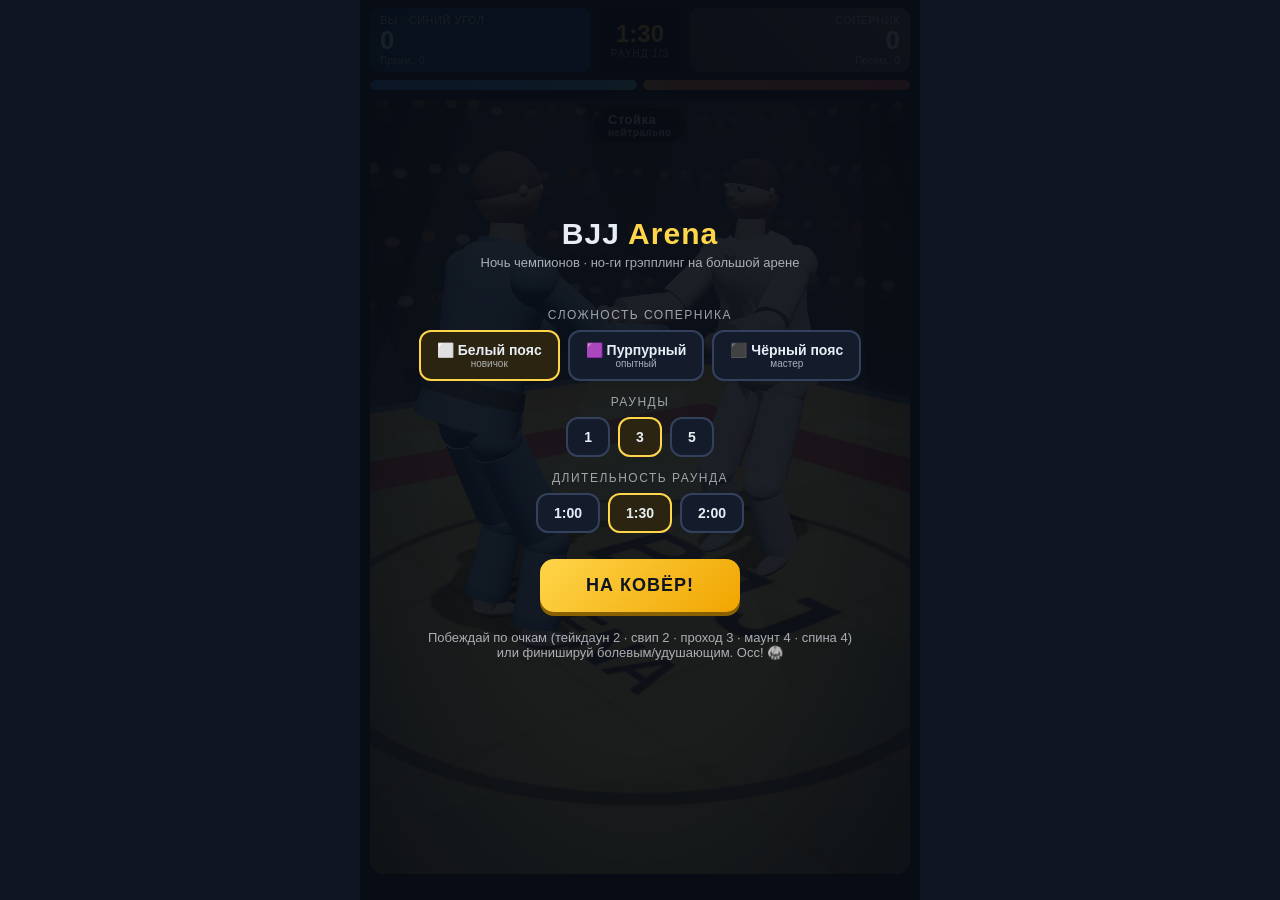
<file: bjjpro.html>
<!DOCTYPE html>
<html lang="ru">
<head>
<meta charset="UTF-8">
<meta name="viewport" content="width=device-width, initial-scale=1.0, maximum-scale=1.0, user-scalable=no, viewport-fit=cover">
<meta name="mobile-web-app-capable" content="yes">
<meta name="theme-color" content="#0e1420">
<title>BJJ Arena: Ночь Чемпионов</title>
<style>
  * { margin:0; padding:0; box-sizing:border-box; -webkit-tap-highlight-color:transparent; }
  html,body { height:100%; overflow:hidden; background:#0e1420; color:#e8edf5;
    font-family:'Segoe UI', Roboto, Arial, sans-serif; touch-action:manipulation;
    user-select:none; -webkit-user-select:none; }
  #app { height:100%; display:flex; flex-direction:column; max-width:560px; margin:0 auto; position:relative; }

  /* ── Табло ── */
  #scoreboard { display:flex; align-items:stretch; gap:6px; padding:8px 10px 4px; }
  .corner { flex:1; border-radius:10px; padding:6px 10px; position:relative; overflow:hidden; }
  .corner.you { background:linear-gradient(135deg,#123a6e,#1b56a0); text-align:left; }
  .corner.foe { background:linear-gradient(225deg,#5c5c66,#3a3a42); text-align:right; }
  .corner .name { font-size:11px; opacity:.85; letter-spacing:.5px; }
  .corner .pts  { font-size:26px; font-weight:800; line-height:1.1; }
  .corner .adv  { font-size:10px; opacity:.8; }
  #clockbox { min-width:86px; display:flex; flex-direction:column; align-items:center; justify-content:center;
    background:#080c14; border-radius:10px; padding:4px 8px; }
  #clock { font-size:24px; font-weight:800; font-variant-numeric:tabular-nums; color:#ffd54a; }
  #roundlbl { font-size:10px; opacity:.75; letter-spacing:1px; }

  /* ── Стамина ── */
  #staminarow { display:flex; gap:6px; padding:4px 10px; }
  .stambar { flex:1; height:10px; background:#1a2233; border-radius:5px; overflow:hidden; }
  .stambar > div { height:100%; border-radius:5px; transition:width .25s; }
  #stamYou > div { background:linear-gradient(90deg,#2f80ed,#56ccf2); width:100%; }
  #stamFoe > div { background:linear-gradient(270deg,#eb5757,#f2994a); width:100%; float:right; }

  /* ── 3D-сцена ── */
  #matwrap { flex:1; position:relative; margin:6px 10px; min-height:0; border-radius:14px; overflow:hidden; }
  #matwrap canvas { width:100%; height:100%; display:block; }
  #posLabel { position:absolute; top:8px; left:50%; transform:translateX(-50%);
    background:rgba(8,12,20,.78); padding:4px 14px; border-radius:20px;
    font-size:13px; font-weight:700; letter-spacing:.5px; white-space:nowrap; z-index:5; }
  #posLabel .side { font-size:10px; font-weight:600; opacity:.85; display:block; text-align:center; }
  #log { position:absolute; bottom:8px; left:8px; right:8px; text-align:center;
    font-size:12px; min-height:16px; color:#cfe3ff; text-shadow:0 1px 3px #000;
    pointer-events:none; z-index:5; }

  /* ── Кнопки действий ── */
  #actions { display:grid; grid-template-columns:1fr 1fr; gap:8px; padding:8px 10px calc(12px + env(safe-area-inset-bottom)); }
  .abtn { border:none; border-radius:12px; padding:13px 8px; font-size:14px; font-weight:700;
    color:#fff; background:linear-gradient(135deg,#1e4976,#2a6db1); cursor:pointer;
    box-shadow:0 3px 0 rgba(0,0,0,.35); transition:transform .05s, opacity .2s; }
  .abtn:active { transform:translateY(2px); box-shadow:0 1px 0 rgba(0,0,0,.35); }
  .abtn.sub   { background:linear-gradient(135deg,#7a1f3d,#c0392b); }
  .abtn.def   { background:linear-gradient(135deg,#2d6a4f,#40916c); }
  .abtn.rest  { background:linear-gradient(135deg,#4a4e69,#6c6f85); }
  .abtn:disabled { opacity:.38; transform:none; }
  .abtn small { display:block; font-weight:400; font-size:10px; opacity:.8; margin-top:2px; }

  /* ── Оверлеи ── */
  .overlay { position:absolute; inset:0; background:rgba(8,12,20,.92); z-index:20;
    display:flex; flex-direction:column; align-items:center; justify-content:center;
    padding:24px; text-align:center; }
  .overlay.seethrough { background:rgba(8,12,20,.55); }
  .hidden { display:none !important; }
  h1 { font-size:30px; margin-bottom:4px; letter-spacing:1px; }
  h1 .accent { color:#ffd54a; }
  .subtitle { opacity:.7; font-size:13px; margin-bottom:24px; }
  .choice-title { font-size:12px; letter-spacing:1.5px; opacity:.65; margin:14px 0 8px; text-transform:uppercase; }
  .chips { display:flex; gap:8px; flex-wrap:wrap; justify-content:center; }
  .chip { border:2px solid #33415c; background:#141c2c; color:#e8edf5; border-radius:12px;
    padding:10px 16px; font-size:14px; font-weight:700; cursor:pointer; }
  .chip small { display:block; font-weight:400; font-size:10px; opacity:.7; }
  .chip.sel { border-color:#ffd54a; background:#2a2410; }
  .bigbtn { margin-top:26px; border:none; border-radius:14px; padding:16px 46px; font-size:18px;
    font-weight:800; color:#0e1420; background:linear-gradient(135deg,#ffd54a,#f0a500);
    cursor:pointer; box-shadow:0 4px 0 #8a6100; letter-spacing:1px; }
  .bigbtn:active { transform:translateY(3px); box-shadow:0 1px 0 #8a6100; }

  /* ── QTE ── */
  #qte .qte-name { font-size:22px; font-weight:800; margin-bottom:18px; text-shadow:0 2px 8px #000; }
  #qteTrack { width:min(86vw,420px); height:34px; background:#1a2233; border-radius:17px;
    position:relative; overflow:hidden; }
  #qteZone { position:absolute; top:0; bottom:0; background:rgba(64,145,108,.85); }
  #qteMark { position:absolute; top:-3px; bottom:-3px; width:6px; background:#ffd54a;
    border-radius:3px; box-shadow:0 0 8px #ffd54a; }
  #qteHint { margin-top:14px; font-size:13px; opacity:.85; text-shadow:0 1px 4px #000; }
  #qteBtn { margin-top:22px; }

  /* ── Борьба (тап-баттл) ── */
  #struggle .st-name { font-size:22px; font-weight:800; margin-bottom:6px; text-shadow:0 2px 8px #000; }
  #struggle .st-sub { font-size:13px; opacity:.85; margin-bottom:18px; text-shadow:0 1px 4px #000; }
  #stTrack { width:min(86vw,420px); height:26px; background:#3d1220; border-radius:13px; overflow:hidden; }
  #stFill { height:100%; width:50%; background:linear-gradient(90deg,#40916c,#74c69d); transition:width .08s linear; }
  #stTimer { margin-top:10px; font-size:13px; color:#ffd54a; font-variant-numeric:tabular-nums; }
  #stBtn { margin-top:20px; padding:26px 60px; font-size:22px; border-radius:50px; }

  .resultTitle { font-size:34px; font-weight:900; margin-bottom:8px; }
  .resultTitle.win  { color:#74c69d; }
  .resultTitle.lose { color:#eb5757; }
  .resultTitle.draw { color:#ffd54a; }
  .resultDetail { font-size:15px; opacity:.85; line-height:1.6; margin-bottom:6px; }

  #flash { position:absolute; inset:0; pointer-events:none; z-index:15; opacity:0; border-radius:14px; }
  /* кинематографичная виньетка поверх 3D */
  #matwrap::after { content:''; position:absolute; inset:0; pointer-events:none; z-index:4;
    background:radial-gradient(ellipse at 50% 42%, transparent 50%, rgba(0,0,0,.6) 100%);
    border-radius:14px; }
</style>
</head>
<body>
<div id="app">

  <div id="scoreboard">
    <div class="corner you">
      <div class="name">ВЫ · СИНИЙ УГОЛ</div>
      <div class="pts" id="ptsYou">0</div>
      <div class="adv" id="advYou">Преим.: 0</div>
    </div>
    <div id="clockbox">
      <div id="clock">2:00</div>
      <div id="roundlbl">РАУНД 1/3</div>
    </div>
    <div class="corner foe">
      <div class="name" id="foeName">СОПЕРНИК</div>
      <div class="pts" id="ptsFoe">0</div>
      <div class="adv" id="advFoe">Преим.: 0</div>
    </div>
  </div>

  <div id="staminarow">
    <div class="stambar" id="stamYou"><div></div></div>
    <div class="stambar" id="stamFoe"><div></div></div>
  </div>

  <div id="matwrap">
    <div id="posLabel">Стойка<span class="side"></span></div>
    <div id="log"></div>
    <div id="flash"></div>
  </div>

  <div id="actions"></div>

  <!-- ═══ МЕНЮ ═══ -->
  <div class="overlay" id="menu">
    <h1>BJJ <span class="accent">Arena</span></h1>
    <div class="subtitle">Ночь чемпионов · но-ги грэпплинг на большой арене</div>

    <div class="choice-title">Сложность соперника</div>
    <div class="chips" id="diffChips">
      <button class="chip sel" data-v="0">⬜ Белый пояс<small>новичок</small></button>
      <button class="chip" data-v="1">🟪 Пурпурный<small>опытный</small></button>
      <button class="chip" data-v="2">⬛ Чёрный пояс<small>мастер</small></button>
    </div>

    <div class="choice-title">Раунды</div>
    <div class="chips" id="roundChips">
      <button class="chip" data-v="1">1</button>
      <button class="chip sel" data-v="3">3</button>
      <button class="chip" data-v="5">5</button>
    </div>

    <div class="choice-title">Длительность раунда</div>
    <div class="chips" id="timeChips">
      <button class="chip" data-v="60">1:00</button>
      <button class="chip sel" data-v="90">1:30</button>
      <button class="chip" data-v="120">2:00</button>
    </div>

    <button class="bigbtn" id="btnStart">НА КОВЁР!</button>
    <div class="subtitle" style="margin-top:18px">Побеждай по очкам (тейкдаун 2 · свип 2 · проход 3 · маунт 4 · спина 4)<br>или финишируй болевым/удушающим. Осс! 🥋</div>
  </div>

  <!-- ═══ QTE ═══ -->
  <div class="overlay seethrough hidden" id="qte">
    <div class="qte-name" id="qteName">Тейкдаун</div>
    <div id="qteTrack"><div id="qteZone"></div><div id="qteMark"></div></div>
    <div id="qteHint">Жми СТОП, когда маркер в зелёной зоне!</div>
    <button class="bigbtn" id="qteBtn">СТОП!</button>
  </div>

  <!-- ═══ Борьба ═══ -->
  <div class="overlay seethrough hidden" id="struggle">
    <div class="st-name" id="stName">ДОЖИМАЙ!</div>
    <div class="st-sub" id="stSub">Тапай изо всех сил!</div>
    <div id="stTrack"><div id="stFill"></div></div>
    <div id="stTimer">6.0</div>
    <button class="bigbtn" id="stBtn">ТАП!</button>
  </div>

  <!-- ═══ Отдых между раундами ═══ -->
  <div class="overlay hidden" id="rest">
    <div class="resultTitle draw" id="restTitle">Конец раунда</div>
    <div class="resultDetail" id="restDetail"></div>
    <button class="bigbtn" id="btnNextRound">СЛЕДУЮЩИЙ РАУНД</button>
  </div>

  <!-- ═══ Финал ═══ -->
  <div class="overlay hidden" id="end">
    <div class="resultTitle" id="endTitle">ПОБЕДА!</div>
    <div class="resultDetail" id="endDetail"></div>
    <button class="bigbtn" id="btnAgain">ЕЩЁ БОЙ</button>
    <button class="bigbtn" id="btnMenu" style="background:linear-gradient(135deg,#6c6f85,#4a4e69); box-shadow:0 4px 0 #2c2e3d; color:#fff; margin-top:12px;">В МЕНЮ</button>
  </div>

</div>

<script src="three.min.js"></script>
<script>
'use strict';
/* ═══════════════════════════ УТИЛИТЫ ═══════════════════════════ */
const $ = id => document.getElementById(id);
const clamp = (v,a,b) => Math.max(a, Math.min(b, v));
const rnd = (a,b) => a + Math.random()*(b-a);

let actx = null;
function beep(freq, dur=0.08, type='square', vol=0.12) {
  try {
    if (!actx) actx = new (window.AudioContext||window.webkitAudioContext)();
    const o = actx.createOscillator(), g = actx.createGain();
    o.type = type; o.frequency.value = freq;
    g.gain.setValueAtTime(vol, actx.currentTime);
    g.gain.exponentialRampToValueAtTime(0.001, actx.currentTime + dur);
    o.connect(g); g.connect(actx.destination);
    o.start(); o.stop(actx.currentTime + dur);
  } catch(e){}
}
const sndOk   = () => { beep(660,.07); setTimeout(()=>beep(880,.1),70); };
const sndFail = () => beep(160,.18,'sawtooth');
const sndTap  = () => beep(440,.03,'square',.06);
const sndBell = () => { beep(1200,.4,'sine',.2); setTimeout(()=>beep(900,.5,'sine',.15),120); };
const sndSub  = () => { beep(523,.1); setTimeout(()=>beep(659,.1),100); setTimeout(()=>beep(784,.25),200); };

/* ═══════════════════════════ СЛОЖНОСТЬ ═══════════════════════════ */
const DIFFS = [
  { name:'БЕЛЫЙ ПОЯС',    belt:0xf5f5f5, hair:'brown', aiMin:6.0, aiMax:9.0, aiChance:0.70, zone:0.34, speed:0.90, drain:14, tap:6.0, defStart:55, atkStart:55, aiRegen:2.2 },
  { name:'ПУРПУРНЫЙ ПОЯС',belt:0x8e44ad, hair:'blond', aiMin:4.5, aiMax:7.0, aiChance:1.00, zone:0.26, speed:1.15, drain:20, tap:5.0, defStart:48, atkStart:50, aiRegen:3.0 },
  { name:'ЧЁРНЫЙ ПОЯС',   belt:0x141414, hair:'bald',  aiMin:3.0, aiMax:5.0, aiChance:1.30, zone:0.19, speed:1.40, drain:27, tap:4.2, defStart:40, atkStart:45, aiRegen:3.8 },
];

/* ═══════════════════════════ ПОЗИЦИИ / ДЕЙСТВИЯ ═══════════════════════════ */
const POSITIONS = {
  standing:     { label:'Стойка',            side:'нейтрально' },
  guard_top:    { label:'Гвард соперника',   side:'вы сверху' },
  guard_bottom: { label:'Ваш гвард',         side:'вы снизу' },
  side_top:     { label:'Боковой контроль',  side:'вы сверху' },
  side_bottom:  { label:'Боковой контроль',  side:'вы снизу' },
  mount_top:    { label:'Маунт',             side:'вы сверху' },
  mount_bottom: { label:'Маунт соперника',   side:'вы снизу' },
  back_top:     { label:'Спина взята!',      side:'вы контролируете' },
  back_bottom:  { label:'Соперник на спине', side:'опасно!' },
};

const PLAYER_ACTIONS = {
  standing: [
    { id:'td',   name:'Тейкдаун', hint:'проход в ноги · +2', chance:.60, cost:18, pts:2, to:'guard_top' },
    { id:'pull', name:'Затянуть в гвард', hint:'без очков', chance:.92, cost:8,  pts:0, to:'guard_bottom' },
  ],
  guard_top: [
    { id:'passK', name:'Проход через колено', hint:'+3', chance:.55, cost:18, pts:3, to:'side_top' },
    { id:'passS', name:'Стек-проход', hint:'мощно · +3', chance:.45, cost:24, pts:3, to:'side_top' },
  ],
  guard_bottom: [
    { id:'sweepS', name:'Свип-ножницы', hint:'+2, вы сверху', chance:.55, cost:18, pts:2, to:'guard_top' },
    { id:'sweepF', name:'Флауэр-свип', hint:'риск · +2 и маунт!', chance:.38, cost:24, pts:2, to:'mount_top' },
    { id:'tri',    name:'Треугольник', hint:'удушающий', chance:.48, cost:22, sub:'треугольником', cls:'sub' },
    { id:'arm',    name:'Армбар', hint:'болевой на руку', chance:.44, cost:22, sub:'армбаром', cls:'sub' },
  ],
  side_top: [
    { id:'mnt', name:'Выход в маунт', hint:'+4', chance:.55, cost:18, pts:4, to:'mount_top' },
    { id:'kim', name:'Кимура', hint:'болевой на плечо', chance:.48, cost:20, sub:'кимурой', cls:'sub' },
  ],
  side_bottom: [
    { id:'rec', name:'Вернуть гвард', hint:'закрыть ноги', chance:.60, cost:15, pts:0, to:'guard_bottom' },
    { id:'brg', name:'Мост и выход', hint:'в стойку', chance:.42, cost:20, pts:0, to:'standing' },
  ],
  mount_top: [
    { id:'armM', name:'Армбар', hint:'болевой', chance:.52, cost:20, sub:'армбаром', cls:'sub' },
    { id:'chk',  name:'Крест', hint:'удушающий воротом', chance:.48, cost:20, sub:'удушением "крест"', cls:'sub' },
    { id:'back', name:'Забрать спину', hint:'+4', chance:.48, cost:15, pts:4, to:'back_top' },
  ],
  mount_bottom: [
    { id:'upa', name:'Упа (переворот)', hint:'мост — вы сверху!', chance:.48, cost:22, pts:0, to:'guard_top' },
    { id:'elb', name:'Локти-колени', hint:'вернуть гвард', chance:.58, cost:15, pts:0, to:'guard_bottom' },
  ],
  back_top: [
    { id:'rnc',  name:'Мата-леон', hint:'удушающий сзади', chance:.58, cost:20, sub:'мата-леоном', cls:'sub' },
    { id:'hold', name:'Держать крюки', hint:'+выносливость', chance:1, cost:0, restore:22, cls:'rest' },
  ],
  back_bottom: [
    { id:'strip', name:'Снять крюки', hint:'уйти в гвард', chance:.48, cost:18, pts:0, to:'guard_bottom' },
    { id:'wall',  name:'Защита шеи', hint:'+выносливость', chance:1, cost:0, restore:16, cls:'rest' },
  ],
};

const AI_ACTIONS = {
  standing: [
    { w:5, name:'тейкдаун', chance:.42, pts:2, to:'guard_bottom', msg:'Соперник прошёл в ноги — тейкдаун!' },
    { w:2, name:'затягивание', chance:.80, pts:0, to:'guard_top', msg:'Соперник затянул вас в свой гвард.' },
  ],
  guard_top: [
    { w:4, name:'свип', chance:.40, pts:2, to:'guard_bottom', msg:'Соперник сделал свип — вы снизу!' },
    { w:3, name:'треугольник', chance:.38, sub:'треугольник', msg:'Соперник ловит треугольник!' },
  ],
  guard_bottom: [
    { w:5, name:'проход гварда', chance:.42, pts:3, to:'side_bottom', msg:'Соперник прошёл ваш гвард! +3' },
  ],
  side_top: [
    { w:4, name:'возврат гварда', chance:.45, pts:0, to:'guard_top', msg:'Соперник вернул гвард.' },
    { w:2, name:'уход в стойку', chance:.35, pts:0, to:'standing', msg:'Соперник вскочил в стойку.' },
  ],
  side_bottom: [
    { w:4, name:'выход в маунт', chance:.40, pts:4, to:'mount_bottom', msg:'Соперник вышел в маунт! +4' },
    { w:3, name:'кимура', chance:.36, sub:'кимуру', msg:'Соперник крутит кимуру!' },
  ],
  mount_top: [
    { w:4, name:'упа', chance:.40, pts:0, to:'guard_bottom', msg:'Соперник перевернул вас мостом!' },
    { w:3, name:'локти-колени', chance:.45, pts:0, to:'guard_top', msg:'Соперник вернул гвард.' },
  ],
  mount_bottom: [
    { w:4, name:'армбар', chance:.42, sub:'армбар', msg:'Соперник выходит на армбар!' },
    { w:4, name:'удушение', chance:.42, sub:'удушение', msg:'Соперник давит удушающий!' },
  ],
  back_top: [
    { w:4, name:'выход со спины', chance:.38, pts:0, to:'side_top', msg:'Соперник слез со спины, но вы удержали контроль сверху.' },
  ],
  back_bottom: [
    { w:5, name:'мата-леон', chance:.50, sub:'мата-леон', msg:'Соперник затягивает мата-леон!!' },
  ],
};

/* ═══════════════════════════ СОСТОЯНИЕ ИГРЫ ═══════════════════════════ */
const G = {
  screen:'menu',
  diff:0, totalRounds:3, roundTime:90,
  round:1, clock:90,
  pos:'standing',
  ptsYou:0, ptsFoe:0, advYou:0, advFoe:0,
  stamYou:100, stamFoe:100,
  defUntil:0, defCooldown:0,
  aiTimer:5,
  time:0,
};
let qteState = null;
let stState = null;
let camShake = 0;

/* ═══════════════════════════ HUD ═══════════════════════════ */
function setLog(msg, color) {
  const el = $('log');
  el.textContent = msg;
  el.style.color = color || '#cfe3ff';
}
function flash(color) {
  const f = $('flash');
  f.style.background = color;
  f.style.transition = 'none'; f.style.opacity = .45;
  requestAnimationFrame(()=>requestAnimationFrame(()=>{
    f.style.transition = 'opacity .5s'; f.style.opacity = 0;
  }));
}
function fmtClock(s) {
  s = Math.max(0, Math.ceil(s));
  return Math.floor(s/60) + ':' + String(s%60).padStart(2,'0');
}
function updateHUD() {
  $('ptsYou').textContent = G.ptsYou;
  $('ptsFoe').textContent = G.ptsFoe;
  $('advYou').textContent = 'Преим.: ' + G.advYou;
  $('advFoe').textContent = 'Преим.: ' + G.advFoe;
  $('clock').textContent = fmtClock(G.clock);
  $('roundlbl').textContent = 'РАУНД ' + G.round + '/' + G.totalRounds;
  $('stamYou').firstElementChild.style.width = G.stamYou + '%';
  $('stamFoe').firstElementChild.style.width = G.stamFoe + '%';
  const p = POSITIONS[G.pos];
  $('posLabel').innerHTML = p.label + '<span class="side">' + p.side + '</span>';
}

let actionButtons = [];
let renderedPos = null;
function renderActions(force) {
  if (!force && renderedPos === G.pos) { updateActionButtons(); return; }
  renderedPos = G.pos;
  const box = $('actions');
  box.innerHTML = '';
  actionButtons = [];
  const acts = PLAYER_ACTIONS[G.pos] || [];
  for (const a of acts) {
    const b = document.createElement('button');
    b.className = 'abtn' + (a.cls ? ' ' + a.cls : '');
    b.innerHTML = a.name + '<small>' + a.hint + '</small>';
    b.onclick = () => playerAction(a);
    box.appendChild(b);
    actionButtons.push({btn:b, a, isDef:false});
  }
  const d = document.createElement('button');
  d.className = 'abtn def';
  d.innerHTML = 'Защита 🛡<small></small>';
  d.onclick = () => {
    G.stamYou = clamp(G.stamYou - 8, 0, 100);
    G.defUntil = G.time + 4;
    G.defCooldown = G.time + 9;
    setLog('Вы в глухой защите: хват сбит, атаки соперника слабее.', '#74c69d');
    sndTap();
    updateActionButtons();
  };
  box.appendChild(d);
  actionButtons.push({btn:d, a:null, isDef:true});
  updateActionButtons();
}
function updateActionButtons() {
  for (const it of actionButtons) {
    if (it.isDef) {
      const onCd = G.time < G.defCooldown;
      it.btn.disabled = onCd || G.stamYou < 8;
      it.btn.querySelector('small').textContent = onCd ? 'перезарядка…' : 'сбить атаку · 4 сек';
    } else {
      it.btn.disabled = G.stamYou < it.a.cost;
    }
  }
}

/* ═══════════════════════════ ДЕЙСТВИЯ ИГРОКА ═══════════════════════════ */
function playerAction(a) {
  if (G.screen !== 'fight') return;
  if (a.restore) {
    G.stamYou = clamp(G.stamYou + a.restore, 0, 100);
    setLog('Вы контролируете позицию и восстанавливаете дыхание…', '#9ad1ff');
    sndTap(); updateActionButtons(); return;
  }
  G.stamYou = clamp(G.stamYou - a.cost, 0, 100);
  openQTE(a);
}

function openQTE(action) {
  G.screen = 'qte';
  const d = DIFFS[G.diff];
  const stamF = 0.7 + 0.3 * (G.stamYou/100);
  const zoneW = clamp(d.zone * (0.6 + action.chance) * stamF, 0.10, 0.5);
  qteState = {
    action, t: Math.random(), dir: 1,
    speed: d.speed * rnd(.95,1.1),
    zoneStart: rnd(0.12, 0.88 - zoneW), zoneW,
  };
  $('qteName').textContent = action.name;
  $('qteZone').style.left = (qteState.zoneStart*100) + '%';
  $('qteZone').style.width = (zoneW*100) + '%';
  $('qte').classList.remove('hidden');
}
function closeQTE() { $('qte').classList.add('hidden'); qteState = null; }

$('qteBtn').addEventListener('click', () => {
  if (!qteState) return;
  const q = qteState, a = q.action;
  const hit = q.t >= q.zoneStart && q.t <= q.zoneStart + q.zoneW;
  closeQTE();
  G.screen = 'fight';
  if (hit) {
    if (a.sub) { sndOk(); startStruggle('attack', a); return; }
    applyPlayerSuccess(a);
  } else {
    sndFail(); flash('#c0392b'); camShake = 0.25;
    setLog('Мимо! ' + a.name + ' не прошёл — соперник защитился.', '#ff9d9d');
    G.stamFoe = clamp(G.stamFoe - 4, 0, 100);
  }
  renderActions(); updateHUD();
});

function applyPlayerSuccess(a) {
  sndOk(); flash('#2ecc71'); camShake = 0.4;
  if (a.pts) G.ptsYou += a.pts;
  if (a.to) G.pos = a.to;
  const msgs = {
    td:'Отличный тейкдаун! +2 очка.', pull:'Вы затянули соперника в закрытый гвард.',
    passK:'Гвард пройден через колено! +3.', passS:'Стек-проход! Гвард смят. +3.',
    sweepS:'Свип-ножницы! Вы сверху. +2.', sweepF:'Флауэр-свип прямо в маунт! +2.',
    mnt:'Вы вышли в маунт! +4 очка.', rec:'Гвард восстановлен — вы в безопасности.',
    brg:'Мост, разворот — вы вырвались в стойку!', upa:'УПА! Переворот — теперь вы сверху!',
    elb:'Локти-колени: гвард возвращён.', back:'Спина взята, крюки в деле! +4.',
    strip:'Крюки сняты! Вы ушли в гвард.',
  };
  setLog(msgs[a.id] || (a.name + ' — успех!'), '#9dffb0');
  renderActions(); updateHUD();
}

/* ═══════════════════════════ БОРЬБА ═══════════════════════════ */
function startStruggle(mode, action, aiAction) {
  G.screen = 'struggle';
  const d = DIFFS[G.diff];
  const defBonus = (mode==='defense' && G.time < G.defUntil) ? 14 : 0;
  stState = {
    mode,
    fill: (mode==='attack' ? d.atkStart : d.defStart + defBonus),
    timeLeft: 6,
    subName: action ? action.sub : (aiAction ? aiAction.sub : ''),
  };
  if (mode === 'attack') {
    $('stName').textContent = '🔥 ДОЖИМАЙ ' + stState.subName.toUpperCase() + '!';
    $('stSub').textContent = 'Тапай, чтобы дожать до того, как соперник вырвется!';
    $('stBtn').textContent = 'ДОЖАТЬ!';
  } else {
    $('stName').textContent = '⚠️ ЗАЩИЩАЙСЯ: ' + stState.subName.toUpperCase() + '!';
    $('stSub').textContent = 'Тапай, чтобы вырваться, пока не задушили!';
    $('stBtn').textContent = 'ВЫРВАТЬСЯ!';
  }
  updateStruggleUI();
  $('struggle').classList.remove('hidden');
}
function updateStruggleUI() {
  $('stFill').style.width = clamp(stState.fill,0,100) + '%';
  $('stTimer').textContent = stState.timeLeft.toFixed(1);
}
$('stBtn').addEventListener('click', () => {
  if (!stState) return;
  const d = DIFFS[G.diff];
  const stamF = 0.7 + 0.3 * (G.stamYou/100);
  stState.fill += d.tap * stamF;
  sndTap(); camShake = Math.min(camShake + .06, .3);
  if (stState.fill >= 100) finishStruggle(true);
  else updateStruggleUI();
});
function finishStruggle(playerWon) {
  const st = stState; stState = null;
  $('struggle').classList.add('hidden');
  G.screen = 'fight';
  G.stamYou = clamp(G.stamYou - 10, 0, 100);
  G.stamFoe = clamp(G.stamFoe - 10, 0, 100);
  if (st.mode === 'attack') {
    if (playerWon) { endMatch('you', 'Победа ' + st.subName + '! Соперник постучал. 🥋'); return; }
    G.advYou++;
    sndFail(); flash('#f0a500');
    setLog('Соперник вырвался из ' + st.subName + '… но вы получили преимущество!', '#ffd54a');
  } else {
    if (playerWon) {
      sndOk(); flash('#2ecc71');
      G.advFoe++;
      setLog('Вы вырвались! Соперник получил преимущество за попытку.', '#9dffb0');
    } else {
      endMatch('foe', 'Соперник провёл ' + st.subName + '. Вы постучали…'); return;
    }
  }
  renderActions(); updateHUD();
}

/* ═══════════════════════════ ИИ ═══════════════════════════ */
function aiAct() {
  const d = DIFFS[G.diff];
  const acts = AI_ACTIONS[G.pos];
  if (!acts || !acts.length) return;
  const total = acts.reduce((s,a)=>s+a.w,0);
  let r = Math.random()*total, chosen = acts[0];
  for (const a of acts) { r -= a.w; if (r <= 0) { chosen = a; break; } }

  if (G.stamFoe < 15) {
    G.stamFoe = clamp(G.stamFoe + 18, 0, 100);
    setLog('Соперник тяжело дышит и держит позицию…', '#c9c9c9');
    return;
  }
  G.stamFoe = clamp(G.stamFoe - 14, 0, 100);

  const stamF = 0.7 + 0.3*(G.stamFoe/100);
  let chance = chosen.chance * d.aiChance * stamF;
  if (G.time < G.defUntil) chance *= 0.45;
  chance = clamp(chance, .05, .9);

  if (chosen.sub) {
    if (Math.random() < chance) { sndFail(); startStruggle('defense', null, chosen); setLog(chosen.msg, '#ff9d9d'); }
    else setLog('Соперник попытался поймать ' + chosen.sub + ', но вы вовремя убрали руки.', '#cfe3ff');
    return;
  }
  if (Math.random() < chance) {
    if (chosen.pts) G.ptsFoe += chosen.pts;
    G.pos = chosen.to;
    sndFail(); flash('#e67e22'); camShake = 0.4;
    setLog(chosen.msg, '#ffbf8f');
    renderActions();
  } else {
    setLog('Соперник пробует ' + chosen.name + ' — вы защитились!', '#cfe3ff');
  }
  updateHUD();
}

/* ═══════════════════════════ МАТЧ / РАУНДЫ ═══════════════════════════ */
function startMatch() {
  G.ptsYou = 0; G.ptsFoe = 0; G.advYou = 0; G.advFoe = 0;
  G.round = 1;
  startRound();
}
function startRound() {
  G.pos = 'standing';
  G.clock = G.roundTime;
  if (G.round === 1) { G.stamYou = 100; G.stamFoe = 100; }
  else G.stamFoe = clamp(G.stamFoe + 45, 0, 100);
  G.defUntil = 0; G.defCooldown = 0;
  G.aiTimer = rnd(DIFFS[G.diff].aiMin, DIFFS[G.diff].aiMax);
  G.screen = 'fight';
  ['menu','rest','end','qte','struggle'].forEach(id=>$(id).classList.add('hidden'));
  setLog('Раунд ' + G.round + '. Пожали руки — боремся! Осс!', '#ffd54a');
  sndBell();
  renderActions(true); updateHUD();
}
function endRound() {
  sndBell();
  closeQTE();
  if (stState) { $('struggle').classList.add('hidden'); stState = null; }
  if (G.round >= G.totalRounds) { finalResult(); return; }
  G.screen = 'rest';
  G.round++;
  G.stamYou = clamp(G.stamYou + 45, 0, 100);
  $('restTitle').textContent = 'Конец раунда ' + (G.round-1);
  $('restDetail').innerHTML =
    'Счёт: <b>' + G.ptsYou + ' : ' + G.ptsFoe + '</b> (преим. ' + G.advYou + ':' + G.advFoe + ')<br>' +
    (G.ptsYou > G.ptsFoe ? 'Вы ведёте — так держать!' :
     G.ptsYou < G.ptsFoe ? 'Вы отстаёте — нужен проход или сабмишн!' :
     'Равный бой. Решает следующий раунд!') +
    '<br>Передышка: выносливость частично восстановлена.';
  $('rest').classList.remove('hidden');
}
function finalResult() {
  let winner, why;
  if (G.ptsYou !== G.ptsFoe) {
    winner = G.ptsYou > G.ptsFoe ? 'you' : 'foe';
    why = 'по очкам ' + G.ptsYou + ':' + G.ptsFoe;
  } else if (G.advYou !== G.advFoe) {
    winner = G.advYou > G.advFoe ? 'you' : 'foe';
    why = 'по преимуществам ' + G.advYou + ':' + G.advFoe + ' (очки ' + G.ptsYou + ':' + G.ptsFoe + ')';
  } else { winner = 'draw'; why = 'абсолютно равный бой ' + G.ptsYou + ':' + G.ptsFoe; }
  endMatch(winner, winner==='draw' ? 'Ничья — ' + why : 'Победа ' + why + '.');
}
function endMatch(winner, detail) {
  G.screen = 'end';
  closeQTE();
  if (stState) { $('struggle').classList.add('hidden'); stState = null; }
  const t = $('endTitle');
  if (winner === 'you') { t.textContent = '🏆 ПОБЕДА!'; t.className = 'resultTitle win'; sndSub(); }
  else if (winner === 'foe') { t.textContent = 'ПОРАЖЕНИЕ'; t.className = 'resultTitle lose'; sndFail(); }
  else { t.textContent = '🤝 НИЧЬЯ'; t.className = 'resultTitle draw'; sndBell(); }
  $('endDetail').innerHTML = detail + '<br>Соперник: ' + DIFFS[G.diff].name +
    ' · раундов: ' + G.totalRounds;
  $('end').classList.remove('hidden');
}

/* ════════════════════════════════════════════════════════════════
   ███  3D-СЦЕНА (THREE.JS)  ███
   ════════════════════════════════════════════════════════════════ */
const wrap = $('matwrap');
const renderer = new THREE.WebGLRenderer({ antialias:true });
renderer.setPixelRatio(Math.min(devicePixelRatio, 2));
renderer.shadowMap.enabled = true;
renderer.shadowMap.type = THREE.PCFSoftShadowMap;
renderer.outputEncoding = THREE.sRGBEncoding;
renderer.toneMapping = THREE.ACESFilmicToneMapping;
renderer.toneMappingExposure = 0.95;
wrap.insertBefore(renderer.domElement, wrap.firstChild);

const scene = new THREE.Scene();
scene.background = new THREE.Color(0x05060b);
scene.fog = new THREE.Fog(0x05060b, 10, 20);

const camera = new THREE.PerspectiveCamera(46, 1, 0.1, 60);

/* ── Освещение: арена, свет бьёт сверху как на шоу ── */
scene.add(new THREE.HemisphereLight(0x6f7fb8, 0x1a1410, 0.28));
const key = new THREE.SpotLight(0xfff0d8, 1.6, 30, 0.62, 0.45, 1);
key.position.set(2.2, 6.5, 1.6);
key.target.position.set(0, 0, 0);
key.castShadow = true;
key.shadow.mapSize.set(2048, 2048);
key.shadow.bias = -0.002;
scene.add(key, key.target);
const fill = new THREE.PointLight(0x7fa0ff, 0.55, 14, 2);
fill.position.set(-3.5, 3.4, -2.5);
scene.add(fill);
const rim = new THREE.PointLight(0xff9a55, 0.5, 12, 2);
rim.position.set(3, 2.6, -3.2);
scene.add(rim);
// подсветка кожи снизу-сбоку, даёт «спортивный глянец»
const sheen = new THREE.PointLight(0xfff6ea, 0.35, 8, 2);
sheen.position.set(0, 1.2, 3.4);
scene.add(sheen);

/* ── Материалы-помощники ── */
const MAT = (color, rough=0.85, metal=0) =>
  new THREE.MeshStandardMaterial({ color, roughness:rough, metalness:metal });

function canvasTexture(w, h, drawFn) {
  const c = document.createElement('canvas');
  c.width = w; c.height = h;
  drawFn(c.getContext('2d'), w, h);
  const t = new THREE.CanvasTexture(c);
  t.encoding = THREE.sRGBEncoding;
  return t;
}

/* ── Арена: подиум, LED-борта, трибуны с толпой, прожекторы ── */
function paintCrowd(g, w, h) {
  // тёмный фон трибуны
  const bg = g.createLinearGradient(0, 0, 0, h);
  bg.addColorStop(0, '#07080f'); bg.addColorStop(1, '#12141f');
  g.fillStyle = bg; g.fillRect(0, 0, w, h);
  const skin = ['#e0ac69','#c68642','#8d5524','#f1c27d','#ffdbac'];
  const cloth = ['#31405f','#5c2f3a','#2d4a38','#4a4458','#613f23','#243447','#54303f','#3c3c46'];
  const rows = 7;
  for (let r = 0; r < rows; r++) {
    const y = h - (r + 0.5) * (h / rows) * 0.96;
    const size = 14 - r * 1.1;          // дальние ряды мельче
    const dim = 1 - r * 0.09;           // и темнее
    for (let x = size; x < w; x += size * 1.75 + Math.random() * 6) {
      const jx = x + rnd(-3, 3), jy = y + rnd(-4, 4);
      // корпус
      g.globalAlpha = 0.9 * dim;
      g.fillStyle = cloth[Math.floor(Math.random() * cloth.length)];
      g.fillRect(jx - size * 0.62, jy - size * 0.1, size * 1.24, size * 1.5);
      // поднятые руки у части зрителей
      if (Math.random() < 0.25) {
        g.fillRect(jx - size * 0.85, jy - size * 0.75, size * 0.25, size * 0.8);
        if (Math.random() < 0.6) g.fillRect(jx + size * 0.6, jy - size * 0.75, size * 0.25, size * 0.8);
      }
      // голова
      g.fillStyle = skin[Math.floor(Math.random() * skin.length)];
      g.beginPath(); g.arc(jx, jy - size * 0.42, size * 0.42, 0, Math.PI * 2); g.fill();
    }
  }
  g.globalAlpha = 1;
  // лёгкая дымка сверху
  const haze = g.createLinearGradient(0, 0, 0, h * 0.55);
  haze.addColorStop(0, 'rgba(5,6,11,.95)'); haze.addColorStop(1, 'rgba(5,6,11,0)');
  g.fillStyle = haze; g.fillRect(0, 0, w, h * 0.55);
}

const crowdStands = [];
function buildArena() {
  const room = new THREE.Group();

  // чёрный глянцевый пол арены вокруг подиума
  const floor = new THREE.Mesh(new THREE.PlaneGeometry(30, 30),
    new THREE.MeshStandardMaterial({ color:0x0a0c12, roughness:.35, metalness:.4 }));
  floor.rotation.x = -Math.PI/2; floor.position.y = -0.26;
  floor.receiveShadow = true;
  room.add(floor);

  // подиум под матом
  const stage = new THREE.Mesh(new THREE.BoxGeometry(7.4, 0.26, 7.4), MAT(0x14161f, .6, .2));
  stage.position.y = -0.13;
  stage.receiveShadow = true;
  room.add(stage);

  // LED-борта подиума
  const ledT = canvasTexture(1024, 96, (g,w,h)=> {
    g.fillStyle = '#0a1a3a'; g.fillRect(0,0,w,h);
    g.font = '900 62px sans-serif'; g.textBaseline = 'middle';
    g.fillStyle = '#38b6ff'; g.textAlign = 'center';
    g.fillText('★ BJJ ARENA ★   NIGHT OF CHAMPIONS   ★ BJJ ARENA ★', w/2, h/2);
  });
  for (const [x,z,ry] of [[0,3.72,0],[0,-3.72,Math.PI],[3.72,0,-Math.PI/2],[-3.72,0,Math.PI/2]]) {
    const led = new THREE.Mesh(new THREE.PlaneGeometry(7.4, 0.26),
      new THREE.MeshBasicMaterial({ map:ledT }));
    led.position.set(x, -0.13, z); led.rotation.y = ry;
    room.add(led);
  }

  // соревновательный мат: жёлтая рабочая зона + красная зона (стиль ADCC/IBJJF)
  const matT = canvasTexture(1024, 1024, (g,w,h)=> {
    g.fillStyle = '#b8912f'; g.fillRect(0,0,w,h);            // внешняя зона
    g.fillStyle = '#caa63c'; g.fillRect(w*0.09,h*0.09,w*0.82,h*0.82);
    g.fillStyle = '#a8362e'; g.fillRect(w*0.16,h*0.16,w*0.68,h*0.68); // красная кайма
    g.fillStyle = '#caa63c'; g.fillRect(w*0.235,h*0.235,w*0.53,h*0.53); // центр
    // швы плиток
    g.strokeStyle = 'rgba(0,0,0,.14)'; g.lineWidth = 3;
    for (let i=1;i<7;i++) {
      g.beginPath(); g.moveTo(w*i/7,0); g.lineTo(w*i/7,h); g.stroke();
      g.beginPath(); g.moveTo(0,h*i/7); g.lineTo(w,h*i/7); g.stroke();
    }
    // логотип в центре
    g.fillStyle = 'rgba(20,22,31,.85)';
    g.font = '900 90px sans-serif'; g.textAlign='center'; g.textBaseline='middle';
    g.fillText('BJJ', w/2, h/2 - 40);
    g.font = '700 44px sans-serif';
    g.fillText('ARENA', w/2, h/2 + 48);
    g.strokeStyle = 'rgba(20,22,31,.6)'; g.lineWidth = 8;
    g.beginPath(); g.arc(w/2, h/2, 170, 0, Math.PI*2); g.stroke();
  });
  const mat = new THREE.Mesh(new THREE.PlaneGeometry(7, 7),
    new THREE.MeshStandardMaterial({ map:matT, roughness:.92 }));
  mat.rotation.x = -Math.PI/2; mat.position.y = 0.002;
  mat.receiveShadow = true;
  room.add(mat);

  // трибуны с толпой (4 стороны, наклонные)
  for (const [x, z, ry] of [[0,-11,0],[0,11,Math.PI],[-11,0,Math.PI/2],[11,0,-Math.PI/2]]) {
    const t = canvasTexture(1024, 512, paintCrowd);
    const stand = new THREE.Mesh(new THREE.PlaneGeometry(22, 7),
      new THREE.MeshBasicMaterial({ map:t, fog:true }));
    stand.position.set(x, 2.8, z);
    stand.rotation.y = ry;
    stand.rotation.x = ry===0||ry===Math.PI ? -0.16 : 0;
    room.add(stand);
    crowdStands.push(stand);
  }

  // большой экран над ареной
  const screenT = canvasTexture(1024, 512, (g,w,h)=> {
    g.fillStyle = '#050810'; g.fillRect(0,0,w,h);
    g.strokeStyle = '#1b2a4a'; g.lineWidth = 14; g.strokeRect(7,7,w-14,h-14);
    g.fillStyle = '#38b6ff'; g.font='900 150px sans-serif';
    g.textAlign='center'; g.textBaseline='middle';
    g.fillText('BJJ ARENA', w/2, h/2 - 60);
    g.fillStyle = '#ffd54a'; g.font='700 76px sans-serif';
    g.fillText('NIGHT OF CHAMPIONS', w/2, h/2 + 90);
  });
  const bigscreen = new THREE.Mesh(new THREE.PlaneGeometry(6.4, 3.2),
    new THREE.MeshBasicMaterial({ map:screenT }));
  bigscreen.position.set(0, 5.6, -10.5);
  room.add(bigscreen);

  // фермы освещения + видимые конусы света
  const trussM = MAT(0x2a2d38, .5, .6);
  for (const z of [-3.4, 3.4]) {
    const truss = new THREE.Mesh(new THREE.BoxGeometry(9, 0.16, 0.16), trussM);
    truss.position.set(0, 6.4, z);
    room.add(truss);
  }
  const coneM = new THREE.MeshBasicMaterial({ color:0xfff3d6, transparent:true, opacity:0.05,
    blending:THREE.AdditiveBlending, depthWrite:false, side:THREE.DoubleSide, fog:false });
  for (const [x,z] of [[-2.6,-3.4],[2.6,-3.4],[-2.6,3.4],[2.6,3.4],[0,-3.4],[0,3.4]]) {
    const lamp = new THREE.Mesh(new THREE.CylinderGeometry(0.12,0.2,0.3,10), MAT(0x111318,.4,.7));
    lamp.position.set(x, 6.25, z);
    room.add(lamp);
    const cone = new THREE.Mesh(new THREE.ConeGeometry(1.6, 6.2, 20, 1, true), coneM);
    cone.position.set(x*0.72, 3.1, z*0.55);
    cone.rotation.x = z > 0 ? 0.12 : -0.12;
    cone.rotation.z = x > 0 ? 0.1 : (x < 0 ? -0.1 : 0);
    room.add(cone);
  }

  scene.add(room);
}
buildArena();

/* ── Аккуратный боец в кимоно (ги) ──
   Гладкие формы: куртка-lathe с юбкой, V-ворот, рукава с манжетами,
   штаны ги, пояс с узлом, босые ступни. */
function makeFighter(cfg) {
  const gi     = MAT(cfg.gi, .88);
  const giEdge = MAT(cfg.giEdge, .85);   // ворот/манжеты
  const skin   = new THREE.MeshStandardMaterial({ color:cfg.skin, roughness:.55, metalness:.02 });
  const beltM  = MAT(cfg.belt, .8);
  const hairM  = MAT(cfg.hairColor, .92);

  const root = new THREE.Group();
  const J = { root };
  const S = m => { m.castShadow = true; return m; };

  // ── таз (штаны, гладкая форма) ──
  const seat = S(new THREE.Mesh(new THREE.SphereGeometry(0.145, 18, 14), gi));
  seat.position.y = 0.0;
  seat.scale.set(1.12, 0.62, 0.85);
  root.add(seat);

  // ── куртка (lathe с расклешённой юбкой) ──
  const spine = new THREE.Group(); spine.position.set(0, 0.13, 0); root.add(spine);
  J.spine = spine;
  const prof = [
    [0.180,-0.155],[0.168,-0.06],[0.158,0.02],[0.156,0.10],
    [0.166,0.18],[0.174,0.25],[0.168,0.31],[0.132,0.365],[0.070,0.405],
  ].map(p => new THREE.Vector2(p[0], p[1]));
  const jacket = S(new THREE.Mesh(new THREE.LatheGeometry(prof, 28), gi));
  jacket.scale.set(1.16, 1, 0.80);
  spine.add(jacket);
  // V-ворот (запа́х куртки)
  for (const s of [-1, 1]) {
    const lap = S(new THREE.Mesh(new THREE.BoxGeometry(0.055, 0.34, 0.020), giEdge));
    lap.position.set(s*0.052, 0.20, 0.118);
    lap.rotation.z = s*0.30;
    lap.rotation.x = -0.10;
    spine.add(lap);
  }
  // ворот сзади на шее
  const backCollar = S(new THREE.Mesh(new THREE.CylinderGeometry(0.075, 0.082, 0.045, 16, 1, true), giEdge));
  backCollar.position.set(0, 0.375, -0.01);
  spine.add(backCollar);
  // пояс на куртке
  const belt = S(new THREE.Mesh(new THREE.CylinderGeometry(0.175, 0.180, 0.055, 22), beltM));
  belt.position.set(0, -0.045, 0);
  belt.scale.set(1.12, 1, 0.80);
  spine.add(belt);
  const knot = S(new THREE.Mesh(new THREE.SphereGeometry(0.045, 10, 8), beltM));
  knot.position.set(0, -0.045, 0.135);
  knot.scale.set(1.25, 0.8, 0.7);
  spine.add(knot);
  for (const s of [-1,1]) {
    const tail = S(new THREE.Mesh(new THREE.BoxGeometry(0.042, 0.16, 0.016), beltM));
    tail.position.set(s*0.04, -0.135, 0.135);
    tail.rotation.z = s*0.22;
    spine.add(tail);
  }

  // ── шея → голова ──
  const neck = new THREE.Group(); neck.position.set(0, 0.40, 0); spine.add(neck);
  J.neck = neck;
  const neckMesh = S(new THREE.Mesh(new THREE.CylinderGeometry(0.048, 0.06, 0.09, 12), skin));
  neckMesh.position.y = 0.02;
  neck.add(neckMesh);
  const head = new THREE.Group(); head.position.y = 0.15; neck.add(head);
  const skull = S(new THREE.Mesh(new THREE.SphereGeometry(0.103, 24, 18), skin));
  skull.scale.set(0.92, 1.04, 0.96);
  head.add(skull);
  if (cfg.hair !== 'bald') {
    const hair = S(new THREE.Mesh(
      new THREE.SphereGeometry(0.107, 22, 14, 0, Math.PI*2, 0, Math.PI/1.9), hairM));
    hair.position.y = 0.006; hair.rotation.x = -0.28;
    hair.scale.set(0.92, 0.96, 0.99);
    head.add(hair);
  }
  if (cfg.beard) {
    const beard = S(new THREE.Mesh(
      new THREE.SphereGeometry(0.093, 18, 10, 0, Math.PI*2, Math.PI/2.1, Math.PI/2.4), hairM));
    beard.position.set(0, -0.018, 0.02);
    head.add(beard);
  }
  for (const s of [-1,1]) {
    const eye = new THREE.Mesh(new THREE.SphereGeometry(0.0155, 10, 8), MAT(0xfbfbfb,.35));
    eye.position.set(s*0.036, 0.012, 0.085);
    head.add(eye);
    const pupil = new THREE.Mesh(new THREE.SphereGeometry(0.007, 8, 6), MAT(0x241812,.3));
    pupil.position.set(s*0.036, 0.012, 0.098);
    head.add(pupil);
    const brow = new THREE.Mesh(new THREE.BoxGeometry(0.034, 0.0075, 0.011), hairM);
    brow.position.set(s*0.036, 0.043, 0.090);
    brow.rotation.z = s*-0.12;
    head.add(brow);
    const ear = S(new THREE.Mesh(new THREE.SphereGeometry(0.021, 10, 8), skin));
    ear.position.set(s*0.093, -0.002, 0);
    ear.scale.set(0.5, 0.9, 0.75);
    head.add(ear);
  }
  const nose = S(new THREE.Mesh(new THREE.SphereGeometry(0.016, 10, 8), skin));
  nose.position.set(0, -0.012, 0.098);
  nose.scale.set(0.85, 1.1, 1);
  head.add(nose);
  const mouth = new THREE.Mesh(new THREE.BoxGeometry(0.038, 0.007, 0.008), MAT(0x8a5a50,.6));
  mouth.position.set(0, -0.052, 0.086);
  head.add(mouth);

  // ── руки: рукава ги с манжетами, кисти голые ──
  for (const [side, sgn] of [['L',-1],['R',1]]) {
    const sh = new THREE.Group(); sh.position.set(sgn*0.205, 0.30, 0); spine.add(sh);
    J['sh'+side] = sh;
    const shoulder = S(new THREE.Mesh(new THREE.SphereGeometry(0.072, 16, 12), gi));
    sh.add(shoulder);
    const sleeveU = S(new THREE.Mesh(new THREE.CylinderGeometry(0.060, 0.064, 0.20, 14), gi));
    sleeveU.position.y = -0.13;
    sh.add(sleeveU);
    const el = new THREE.Group(); el.position.y = -0.27; sh.add(el);
    J['el'+side] = el;
    const elbow = S(new THREE.Mesh(new THREE.SphereGeometry(0.060, 14, 10), gi));
    el.add(elbow);
    const sleeveL = S(new THREE.Mesh(new THREE.CylinderGeometry(0.062, 0.066, 0.16, 14), gi));
    sleeveL.position.y = -0.10;
    el.add(sleeveL);
    const cuff = S(new THREE.Mesh(new THREE.CylinderGeometry(0.067, 0.067, 0.035, 14), giEdge));
    cuff.position.y = -0.185;
    el.add(cuff);
    const hand = S(new THREE.Mesh(new THREE.SphereGeometry(0.046, 12, 10), skin));
    hand.position.y = -0.235; hand.scale.set(0.82, 1.05, 0.9);
    el.add(hand);
    const fingers = S(new THREE.Mesh(new THREE.SphereGeometry(0.040, 10, 8), skin));
    fingers.position.set(0, -0.275, 0.012);
    fingers.scale.set(0.95, 0.8, 1.0);
    el.add(fingers);
  }

  // ── ноги: штаны ги, манжеты на щиколотках, босые ступни ──
  for (const [side, sgn] of [['L',-1],['R',1]]) {
    const hip = new THREE.Group(); hip.position.set(sgn*0.10, -0.05, 0); root.add(hip);
    J['hip'+side] = hip;
    const pantU = S(new THREE.Mesh(new THREE.CylinderGeometry(0.080, 0.084, 0.30, 14), gi));
    pantU.position.y = -0.185;
    hip.add(pantU);
    const hipBall = S(new THREE.Mesh(new THREE.SphereGeometry(0.082, 14, 10), gi));
    hip.add(hipBall);
    const knee = new THREE.Group(); knee.position.y = -0.38; hip.add(knee);
    J['knee'+side] = knee;
    const kneeBall = S(new THREE.Mesh(new THREE.SphereGeometry(0.075, 14, 10), gi));
    knee.add(kneeBall);
    const pantL = S(new THREE.Mesh(new THREE.CylinderGeometry(0.070, 0.075, 0.22, 14), gi));
    pantL.position.y = -0.14;
    knee.add(pantL);
    const cuff = S(new THREE.Mesh(new THREE.CylinderGeometry(0.076, 0.076, 0.035, 14), giEdge));
    cuff.position.y = -0.255;
    knee.add(cuff);
    const ankle = S(new THREE.Mesh(new THREE.CylinderGeometry(0.038, 0.042, 0.05, 10), skin));
    ankle.position.y = -0.29;
    knee.add(ankle);
    const foot = S(new THREE.Mesh(new THREE.SphereGeometry(0.052, 12, 10), skin));
    foot.position.set(0, -0.325, 0.05);
    foot.scale.set(0.85, 0.55, 1.75);
    knee.add(foot);
  }

  scene.add(root);
  return J;
}

const YOU = makeFighter({ gi:0x2455b4, giEdge:0x193e85, skin:0xdb9c63, belt:0x17181d,
  hair:'full', hairColor:0x2e2018, beard:false });
let FOE = null;
function spawnFoe() {
  if (FOE) { scene.remove(FOE.root); }
  const d = DIFFS[G.diff];
  const skins = [0xe8b077, 0xc68642, 0x8d5524];
  FOE = makeFighter({
    gi:0xf1f1ea, giEdge:0xd8d8ce, skin:skins[G.diff],
    belt:d.belt,
    hair:d.hair==='bald' ? 'bald' : 'full',
    hairColor:d.hair==='blond' ? 0xc9a227 : 0x14100c,
    beard:d.hair==='bald',
  });
}
spawnFoe();


/* ── Позы ──
   Суставы: spine, neck, shL/R (плечи), elL/R (локти), hipL/R (бёдра), kneeL/R (колени).
   Юниты — радианы. Персонаж смотрит вдоль +Z при yaw=0. */
const P_STAND = { spine:[0.35,0,0], neck:[-0.28,0,0],
  shL:[-1.1,0,-0.18], shR:[-1.1,0,0.18], elL:[-0.65,0,0], elR:[-0.65,0,0],
  hipL:[-0.35,0,-0.08], hipR:[-0.35,0,0.08], kneeL:[0.65,0,0], kneeR:[0.65,0,0] };

const P_KNEEL_GT = { spine:[0.5,0,0], neck:[-0.4,0,0],
  shL:[-1.25,0,-0.25], shR:[-1.25,0,0.25], elL:[-0.45,0,0], elR:[-0.45,0,0],
  hipL:[-0.55,0,-0.3], hipR:[-0.55,0,0.3], kneeL:[1.9,0,0], kneeR:[1.9,0,0] };

const P_GUARD_BTM = { spine:[0.3,0,0], neck:[0.45,0,0],
  shL:[-1.35,0,-0.35], shR:[-1.35,0,0.35], elL:[-0.55,0,0], elR:[-0.55,0,0],
  hipL:[-1.5,0,-0.55], hipR:[-1.5,0,0.55], kneeL:[1.35,0,0], kneeR:[1.35,0,0] };

const P_LIE_FLAT = { spine:[0.12,0,0], neck:[0.3,0,0],
  shL:[-1.2,0,-0.45], shR:[-1.2,0,0.45], elL:[-0.95,0,0], elR:[-0.95,0,0],
  hipL:[-0.3,0,-0.18], hipR:[-0.3,0,0.18], kneeL:[0.55,0,0], kneeR:[0.55,0,0] };

const P_LIE_DEFEND = { spine:[0.18,0,0], neck:[0.4,0,0],
  shL:[-1.5,0,-0.2], shR:[-1.5,0,0.2], elL:[-1.35,0,0], elR:[-1.35,0,0],
  hipL:[-0.45,0,-0.2], hipR:[-0.45,0,0.2], kneeL:[0.8,0,0], kneeR:[0.8,0,0] };

const P_SIDE_TOP = { spine:[0.95,0,0], neck:[-0.65,0,0],
  shL:[-1.5,0,-0.5], shR:[-1.5,0,0.5], elL:[-0.95,0,0], elR:[-0.95,0,0],
  hipL:[-0.7,0,-0.3], hipR:[-0.7,0,0.3], kneeL:[1.7,0,0], kneeR:[1.7,0,0] };

const P_MOUNT_TOP = { spine:[0.28,0,0], neck:[-0.25,0,0],
  shL:[-1.0,0,-0.3], shR:[-1.0,0,0.3], elL:[-0.75,0,0], elR:[-0.75,0,0],
  hipL:[-1.1,0,-0.85], hipR:[-1.1,0,0.85], kneeL:[1.65,0,0], kneeR:[1.65,0,0] };

const P_BACK_TOP = { spine:[0.4,0,0], neck:[0.15,0,0],
  shL:[-1.5,0,-0.35], shR:[-1.5,0,0.35], elL:[-1.4,0,0], elR:[-1.4,0,0],
  hipL:[-1.2,0,-0.8], hipR:[-1.2,0,0.8], kneeL:[1.55,0,0], kneeR:[1.55,0,0] };

const P_BACK_SEAT = { spine:[0.2,0,0], neck:[0.1,0,0],
  shL:[-1.55,0,-0.12], shR:[-1.55,0,0.12], elL:[-1.5,0,0], elR:[-1.5,0,0],
  hipL:[-0.65,0,-0.22], hipR:[-0.65,0,0.22], kneeL:[2.0,0,0], kneeR:[2.0,0,0] };

/* Раскладка сцены: позиция игрока → {you, foe}
   f: {p:[x,y,z], yaw, pitch, j:поза} */
const SCENES = {
  standing: {
    you: { p:[0, 0.80, 0.62], yaw:Math.PI, pitch:0, j:P_STAND },
    foe: { p:[0, 0.80, -0.62], yaw:0, pitch:0, j:P_STAND },
  },
  guard_top: {
    foe: { p:[0, 0.15, -0.12], yaw:0, pitch:-Math.PI/2, j:P_GUARD_BTM },
    you: { p:[0, 0.46, 0.46], yaw:Math.PI, pitch:0, j:P_KNEEL_GT },
  },
  guard_bottom: {
    you: { p:[0, 0.15, 0.12], yaw:Math.PI, pitch:-Math.PI/2, j:P_GUARD_BTM },
    foe: { p:[0, 0.46, -0.46], yaw:0, pitch:0, j:P_KNEEL_GT },
  },
  side_top: {
    foe: { p:[0, 0.15, -0.05], yaw:0, pitch:-Math.PI/2, j:P_LIE_FLAT },
    you: { p:[0.34, 0.44, -0.30], yaw:-Math.PI/2, pitch:0, j:P_SIDE_TOP },
  },
  side_bottom: {
    you: { p:[0, 0.15, 0.05], yaw:Math.PI, pitch:-Math.PI/2, j:P_LIE_FLAT },
    foe: { p:[0.34, 0.44, 0.30], yaw:-Math.PI/2, pitch:0, j:P_SIDE_TOP },
  },
  mount_top: {
    foe: { p:[0, 0.15, -0.05], yaw:0, pitch:-Math.PI/2, j:P_LIE_DEFEND },
    you: { p:[0, 0.56, -0.30], yaw:Math.PI, pitch:0, j:P_MOUNT_TOP },
  },
  mount_bottom: {
    you: { p:[0, 0.15, 0.05], yaw:Math.PI, pitch:-Math.PI/2, j:P_LIE_DEFEND },
    foe: { p:[0, 0.56, 0.30], yaw:0, pitch:0, j:P_MOUNT_TOP },
  },
  back_top: {
    foe: { p:[0, 0.50, 0.08], yaw:0, pitch:0, j:P_BACK_SEAT },
    you: { p:[0, 0.60, -0.26], yaw:0, pitch:0.25, j:P_BACK_TOP },
  },
  back_bottom: {
    you: { p:[0, 0.50, -0.08], yaw:Math.PI, pitch:0, j:P_BACK_SEAT },
    foe: { p:[0, 0.60, 0.26], yaw:Math.PI, pitch:0.25, j:P_BACK_TOP },
  },
};

/* ── Применение поз с плавной интерполяцией ── */
const _e = new THREE.Euler(), _q = new THREE.Quaternion(), _q2 = new THREE.Quaternion();
const JOINTS = ['spine','neck','shL','shR','elL','elR','hipL','hipR','kneeL','kneeR'];
// случайные фазы для «живого» микродвижения
const wobble = {};
for (const who of ['you','foe']) {
  wobble[who] = {};
  for (const j of JOINTS) wobble[who][j] = [rnd(0,6), rnd(1.5,2.6), rnd(0,6)];
}

function applyFighter(F, cfg, who, dt, intensity) {
  const k = 1 - Math.exp(-7*dt);
  // корень: позиция
  F.root.position.lerp(new THREE.Vector3(...cfg.p), k);
  // корень: ориентация yaw+pitch
  _q.setFromEuler(_e.set(0, cfg.yaw, 0));
  _q2.setFromEuler(_e.set(cfg.pitch, 0, 0));
  _q.multiply(_q2);
  F.root.quaternion.slerp(_q, k);
  // суставы
  const t = G.time;
  for (const j of JOINTS) {
    const target = cfg.j[j] || [0,0,0];
    const wb = wobble[who][j];
    const amp = 0.05 * intensity;
    _q2.setFromEuler(_e.set(
      target[0] + Math.sin(t*wb[1] + wb[0]) * amp,
      target[1],
      target[2] + Math.cos(t*wb[1]*0.8 + wb[2]) * amp * 0.6
    ));
    F[j].quaternion.slerp(_q2, k);
  }
}

/* ── Камера: медленный кинематографичный облёт ── */
let camAngle = 0.7;
let camDist = 3.1, camHeight = 1.75;
function updateCamera(dt) {
  const struggling = G.screen === 'struggle';
  const targetDist = struggling ? 2.1 : (G.pos === 'standing' ? 3.1 : 2.7);
  const targetH = struggling ? 1.05 : (G.pos === 'standing' ? 1.4 : 1.7);
  camDist += (targetDist - camDist) * (1 - Math.exp(-2*dt));
  camHeight += (targetH - camHeight) * (1 - Math.exp(-2*dt));
  camAngle += dt * (G.screen === 'menu' ? 0.25 : 0.12);
  camShake = Math.max(0, camShake - dt*1.2);
  const shx = (Math.random()-0.5) * camShake * 0.12;
  const shy = (Math.random()-0.5) * camShake * 0.12;
  camera.position.set(
    Math.sin(camAngle) * camDist + shx,
    camHeight + shy,
    Math.cos(camAngle) * camDist
  );
  camera.lookAt(0, 0.45, 0);
}

function resize3d() {
  const r = wrap.getBoundingClientRect();
  if (!r.width || !r.height) return;
  renderer.setSize(r.width, r.height, false);
  camera.aspect = r.width / r.height;
  camera.updateProjectionMatrix();
}
window.addEventListener('resize', resize3d);

/* ═══════════════════════════ ГЛАВНЫЙ ЦИКЛ ═══════════════════════════ */
let lastT = performance.now();
function loop(now) {
  const dt = Math.min(0.05, (now - lastT)/1000);
  lastT = now;
  G.time += dt;

  if (G.screen === 'fight') {
    G.clock -= dt;
    const regen = G.time < G.defUntil ? 4.5 : 2.8;
    G.stamYou = clamp(G.stamYou + regen*dt, 0, 100);
    G.stamFoe = clamp(G.stamFoe + DIFFS[G.diff].aiRegen*dt, 0, 100);
    G.aiTimer -= dt;
    if (G.aiTimer <= 0) {
      aiAct();
      G.aiTimer = rnd(DIFFS[G.diff].aiMin, DIFFS[G.diff].aiMax);
    }
    if (G.clock <= 0) endRound();
    updateActionButtons();
    updateHUD();
  }
  else if (G.screen === 'qte' && qteState) {
    const q = qteState;
    q.t += q.dir * q.speed * dt;
    if (q.t > 1) { q.t = 1; q.dir = -1; }
    if (q.t < 0) { q.t = 0; q.dir = 1; }
    $('qteMark').style.left = 'calc(' + (q.t*100) + '% - 3px)';
    G.clock -= dt*0.5;
  }
  else if (G.screen === 'struggle' && stState) {
    stState.timeLeft -= dt;
    stState.fill -= DIFFS[G.diff].drain * dt;
    if (stState.fill <= 0) finishStruggle(false);
    else if (stState.timeLeft <= 0) finishStruggle(stState.mode !== 'attack');
    else updateStruggleUI();
  }

  // 3D-анимация
  const sc = SCENES[G.pos] || SCENES.standing;
  const intensity = G.screen === 'struggle' ? 4.5 : (G.screen === 'fight' ? 1.4 : 0.8);
  applyFighter(YOU, sc.you, 'you', dt, intensity);
  applyFighter(FOE, sc.foe, 'foe', dt, intensity);
  // толпа слегка раскачивается
  for (let i = 0; i < crowdStands.length; i++)
    crowdStands[i].position.y = 2.8 + Math.sin(G.time*1.4 + i*1.7) * 0.045;
  updateCamera(dt);
  renderer.render(scene, camera);

  requestAnimationFrame(loop);
}

/* ═══════════════════════════ МЕНЮ / СОБЫТИЯ ═══════════════════════════ */
function chipGroup(boxId, onPick) {
  const box = $(boxId);
  box.addEventListener('click', e => {
    const b = e.target.closest('.chip'); if (!b) return;
    box.querySelectorAll('.chip').forEach(c=>c.classList.remove('sel'));
    b.classList.add('sel');
    onPick(+b.dataset.v);
    sndTap();
  });
}
chipGroup('diffChips',  v => { G.diff = v; spawnFoe(); });
chipGroup('roundChips', v => G.totalRounds = v);
chipGroup('timeChips',  v => G.roundTime = v);

$('btnStart').onclick = () => {
  $('foeName').textContent = DIFFS[G.diff].name;
  startMatch();
};
$('btnNextRound').onclick = () => startRound();
$('btnAgain').onclick = () => { $('foeName').textContent = DIFFS[G.diff].name; startMatch(); };
$('btnMenu').onclick = () => {
  G.screen = 'menu';
  $('end').classList.add('hidden');
  $('menu').classList.remove('hidden');
};
['stBtn','qteBtn'].forEach(id => {
  $(id).addEventListener('pointerdown', e => e.preventDefault());
});
document.addEventListener('dblclick', e => e.preventDefault(), {passive:false});

/* отладочные хуки (для тестов) */
window.__G = G;
window.__setPos = p => { G.pos = p; renderActions(); updateHUD(); };
window.__setCam = (a,d,h) => { camAngle = a; if(d)camDist=d; if(h)camHeight=h; };

resize3d();
updateHUD();
requestAnimationFrame(loop);
</script>
</body>
</html>
</file>
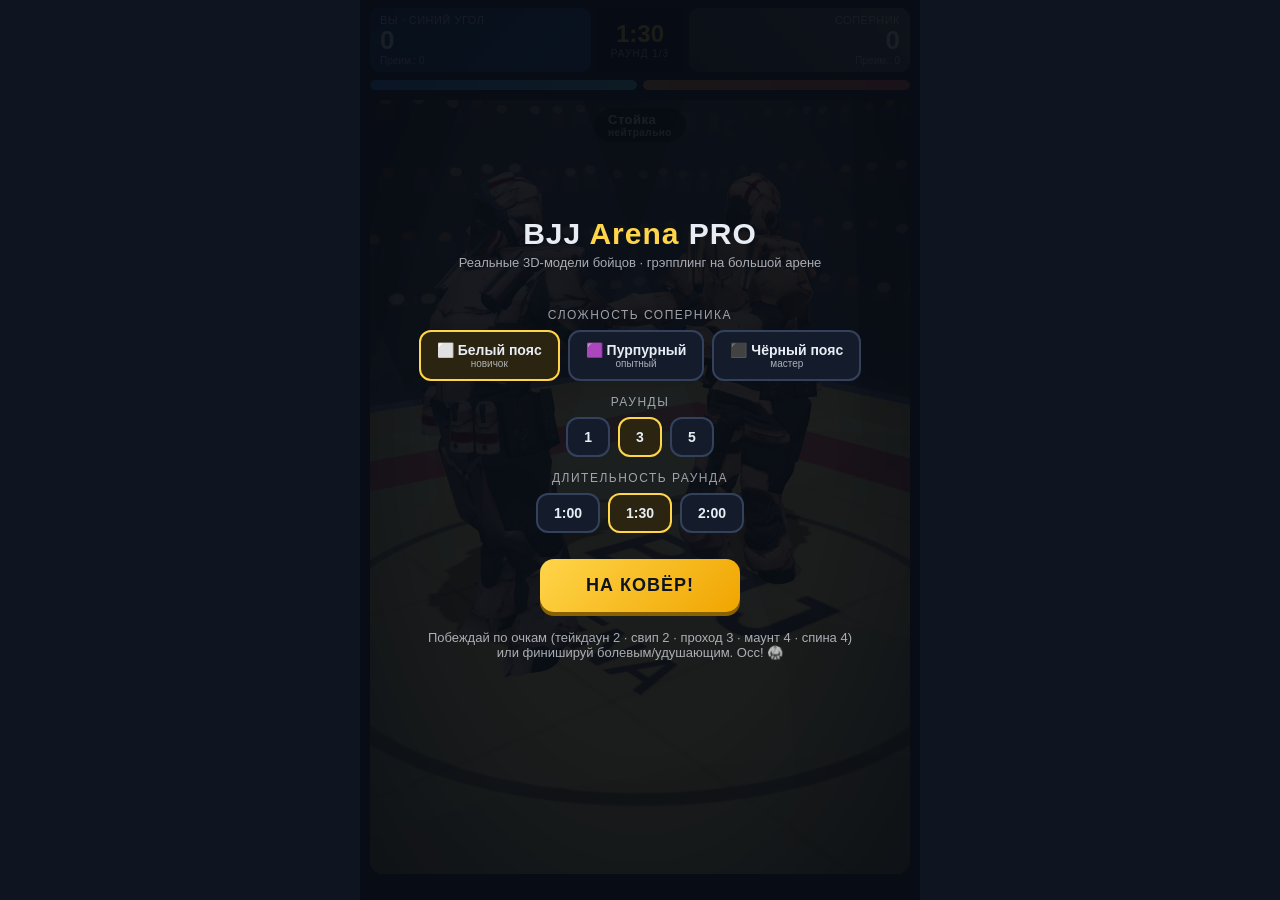
<file: bjjreal.html>
<!DOCTYPE html>
<html lang="ru">
<head>
<meta charset="UTF-8">
<meta name="viewport" content="width=device-width, initial-scale=1.0, maximum-scale=1.0, user-scalable=no, viewport-fit=cover">
<meta name="mobile-web-app-capable" content="yes">
<meta name="theme-color" content="#0e1420">
<title>BJJ Arena PRO: реальные модели</title>
<style>
  * { margin:0; padding:0; box-sizing:border-box; -webkit-tap-highlight-color:transparent; }
  html,body { height:100%; overflow:hidden; background:#0e1420; color:#e8edf5;
    font-family:'Segoe UI', Roboto, Arial, sans-serif; touch-action:manipulation;
    user-select:none; -webkit-user-select:none; }
  #app { height:100%; display:flex; flex-direction:column; max-width:560px; margin:0 auto; position:relative; }

  /* ── Табло ── */
  #scoreboard { display:flex; align-items:stretch; gap:6px; padding:8px 10px 4px; }
  .corner { flex:1; border-radius:10px; padding:6px 10px; position:relative; overflow:hidden; }
  .corner.you { background:linear-gradient(135deg,#123a6e,#1b56a0); text-align:left; }
  .corner.foe { background:linear-gradient(225deg,#5c5c66,#3a3a42); text-align:right; }
  .corner .name { font-size:11px; opacity:.85; letter-spacing:.5px; }
  .corner .pts  { font-size:26px; font-weight:800; line-height:1.1; }
  .corner .adv  { font-size:10px; opacity:.8; }
  #clockbox { min-width:86px; display:flex; flex-direction:column; align-items:center; justify-content:center;
    background:#080c14; border-radius:10px; padding:4px 8px; }
  #clock { font-size:24px; font-weight:800; font-variant-numeric:tabular-nums; color:#ffd54a; }
  #roundlbl { font-size:10px; opacity:.75; letter-spacing:1px; }

  /* ── Стамина ── */
  #staminarow { display:flex; gap:6px; padding:4px 10px; }
  .stambar { flex:1; height:10px; background:#1a2233; border-radius:5px; overflow:hidden; }
  .stambar > div { height:100%; border-radius:5px; transition:width .25s; }
  #stamYou > div { background:linear-gradient(90deg,#2f80ed,#56ccf2); width:100%; }
  #stamFoe > div { background:linear-gradient(270deg,#eb5757,#f2994a); width:100%; float:right; }

  /* ── 3D-сцена ── */
  #matwrap { flex:1; position:relative; margin:6px 10px; min-height:0; border-radius:14px; overflow:hidden; }
  #matwrap canvas { width:100%; height:100%; display:block; }
  #posLabel { position:absolute; top:8px; left:50%; transform:translateX(-50%);
    background:rgba(8,12,20,.78); padding:4px 14px; border-radius:20px;
    font-size:13px; font-weight:700; letter-spacing:.5px; white-space:nowrap; z-index:5; }
  #posLabel .side { font-size:10px; font-weight:600; opacity:.85; display:block; text-align:center; }
  #log { position:absolute; bottom:8px; left:8px; right:8px; text-align:center;
    font-size:12px; min-height:16px; color:#cfe3ff; text-shadow:0 1px 3px #000;
    pointer-events:none; z-index:5; }

  /* ── Кнопки действий ── */
  #actions { display:grid; grid-template-columns:1fr 1fr; gap:8px; padding:8px 10px calc(12px + env(safe-area-inset-bottom)); }
  .abtn { border:none; border-radius:12px; padding:13px 8px; font-size:14px; font-weight:700;
    color:#fff; background:linear-gradient(135deg,#1e4976,#2a6db1); cursor:pointer;
    box-shadow:0 3px 0 rgba(0,0,0,.35); transition:transform .05s, opacity .2s; }
  .abtn:active { transform:translateY(2px); box-shadow:0 1px 0 rgba(0,0,0,.35); }
  .abtn.sub   { background:linear-gradient(135deg,#7a1f3d,#c0392b); }
  .abtn.def   { background:linear-gradient(135deg,#2d6a4f,#40916c); }
  .abtn.rest  { background:linear-gradient(135deg,#4a4e69,#6c6f85); }
  .abtn:disabled { opacity:.38; transform:none; }
  .abtn small { display:block; font-weight:400; font-size:10px; opacity:.8; margin-top:2px; }

  /* ── Оверлеи ── */
  .overlay { position:absolute; inset:0; background:rgba(8,12,20,.92); z-index:20;
    display:flex; flex-direction:column; align-items:center; justify-content:center;
    padding:24px; text-align:center; }
  .overlay.seethrough { background:rgba(8,12,20,.55); }
  .hidden { display:none !important; }
  h1 { font-size:30px; margin-bottom:4px; letter-spacing:1px; }
  h1 .accent { color:#ffd54a; }
  .subtitle { opacity:.7; font-size:13px; margin-bottom:24px; }
  .choice-title { font-size:12px; letter-spacing:1.5px; opacity:.65; margin:14px 0 8px; text-transform:uppercase; }
  .chips { display:flex; gap:8px; flex-wrap:wrap; justify-content:center; }
  .chip { border:2px solid #33415c; background:#141c2c; color:#e8edf5; border-radius:12px;
    padding:10px 16px; font-size:14px; font-weight:700; cursor:pointer; }
  .chip small { display:block; font-weight:400; font-size:10px; opacity:.7; }
  .chip.sel { border-color:#ffd54a; background:#2a2410; }
  .bigbtn { margin-top:26px; border:none; border-radius:14px; padding:16px 46px; font-size:18px;
    font-weight:800; color:#0e1420; background:linear-gradient(135deg,#ffd54a,#f0a500);
    cursor:pointer; box-shadow:0 4px 0 #8a6100; letter-spacing:1px; }
  .bigbtn:active { transform:translateY(3px); box-shadow:0 1px 0 #8a6100; }

  /* ── QTE ── */
  #qte .qte-name { font-size:22px; font-weight:800; margin-bottom:18px; text-shadow:0 2px 8px #000; }
  #qteTrack { width:min(86vw,420px); height:34px; background:#1a2233; border-radius:17px;
    position:relative; overflow:hidden; }
  #qteZone { position:absolute; top:0; bottom:0; background:rgba(64,145,108,.85); }
  #qteMark { position:absolute; top:-3px; bottom:-3px; width:6px; background:#ffd54a;
    border-radius:3px; box-shadow:0 0 8px #ffd54a; }
  #qteHint { margin-top:14px; font-size:13px; opacity:.85; text-shadow:0 1px 4px #000; }
  #qteBtn { margin-top:22px; }

  /* ── Борьба (тап-баттл) ── */
  #struggle .st-name { font-size:22px; font-weight:800; margin-bottom:6px; text-shadow:0 2px 8px #000; }
  #struggle .st-sub { font-size:13px; opacity:.85; margin-bottom:18px; text-shadow:0 1px 4px #000; }
  #stTrack { width:min(86vw,420px); height:26px; background:#3d1220; border-radius:13px; overflow:hidden; }
  #stFill { height:100%; width:50%; background:linear-gradient(90deg,#40916c,#74c69d); transition:width .08s linear; }
  #stTimer { margin-top:10px; font-size:13px; color:#ffd54a; font-variant-numeric:tabular-nums; }
  #stBtn { margin-top:20px; padding:26px 60px; font-size:22px; border-radius:50px; }

  .resultTitle { font-size:34px; font-weight:900; margin-bottom:8px; }
  .resultTitle.win  { color:#74c69d; }
  .resultTitle.lose { color:#eb5757; }
  .resultTitle.draw { color:#ffd54a; }
  .resultDetail { font-size:15px; opacity:.85; line-height:1.6; margin-bottom:6px; }

  #flash { position:absolute; inset:0; pointer-events:none; z-index:15; opacity:0; border-radius:14px; }
  /* кинематографичная виньетка поверх 3D */
  #matwrap::after { content:''; position:absolute; inset:0; pointer-events:none; z-index:4;
    background:radial-gradient(ellipse at 50% 42%, transparent 50%, rgba(0,0,0,.6) 100%);
    border-radius:14px; }
</style>
</head>
<body>
<div id="app">

  <div id="scoreboard">
    <div class="corner you">
      <div class="name">ВЫ · СИНИЙ УГОЛ</div>
      <div class="pts" id="ptsYou">0</div>
      <div class="adv" id="advYou">Преим.: 0</div>
    </div>
    <div id="clockbox">
      <div id="clock">2:00</div>
      <div id="roundlbl">РАУНД 1/3</div>
    </div>
    <div class="corner foe">
      <div class="name" id="foeName">СОПЕРНИК</div>
      <div class="pts" id="ptsFoe">0</div>
      <div class="adv" id="advFoe">Преим.: 0</div>
    </div>
  </div>

  <div id="staminarow">
    <div class="stambar" id="stamYou"><div></div></div>
    <div class="stambar" id="stamFoe"><div></div></div>
  </div>

  <div id="matwrap">
    <div id="posLabel">Стойка<span class="side"></span></div>
    <div id="log"></div>
    <div id="flash"></div>
  </div>

  <div id="actions"></div>

  <!-- ═══ МЕНЮ ═══ -->
  <div class="overlay" id="menu">
    <h1>BJJ <span class="accent">Arena</span> PRO</h1>
    <div class="subtitle">Реальные 3D-модели бойцов · грэпплинг на большой арене</div>

    <div class="choice-title">Сложность соперника</div>
    <div class="chips" id="diffChips">
      <button class="chip sel" data-v="0">⬜ Белый пояс<small>новичок</small></button>
      <button class="chip" data-v="1">🟪 Пурпурный<small>опытный</small></button>
      <button class="chip" data-v="2">⬛ Чёрный пояс<small>мастер</small></button>
    </div>

    <div class="choice-title">Раунды</div>
    <div class="chips" id="roundChips">
      <button class="chip" data-v="1">1</button>
      <button class="chip sel" data-v="3">3</button>
      <button class="chip" data-v="5">5</button>
    </div>

    <div class="choice-title">Длительность раунда</div>
    <div class="chips" id="timeChips">
      <button class="chip" data-v="60">1:00</button>
      <button class="chip sel" data-v="90">1:30</button>
      <button class="chip" data-v="120">2:00</button>
    </div>

    <button class="bigbtn" id="btnStart" disabled>ЗАГРУЗКА БОЙЦОВ…</button>
    <div class="subtitle" style="margin-top:18px">Побеждай по очкам (тейкдаун 2 · свип 2 · проход 3 · маунт 4 · спина 4)<br>или финишируй болевым/удушающим. Осс! 🥋</div>
  </div>

  <!-- ═══ QTE ═══ -->
  <div class="overlay seethrough hidden" id="qte">
    <div class="qte-name" id="qteName">Тейкдаун</div>
    <div id="qteTrack"><div id="qteZone"></div><div id="qteMark"></div></div>
    <div id="qteHint">Жми СТОП, когда маркер в зелёной зоне!</div>
    <button class="bigbtn" id="qteBtn">СТОП!</button>
  </div>

  <!-- ═══ Борьба ═══ -->
  <div class="overlay seethrough hidden" id="struggle">
    <div class="st-name" id="stName">ДОЖИМАЙ!</div>
    <div class="st-sub" id="stSub">Тапай изо всех сил!</div>
    <div id="stTrack"><div id="stFill"></div></div>
    <div id="stTimer">6.0</div>
    <button class="bigbtn" id="stBtn">ТАП!</button>
  </div>

  <!-- ═══ Отдых между раундами ═══ -->
  <div class="overlay hidden" id="rest">
    <div class="resultTitle draw" id="restTitle">Конец раунда</div>
    <div class="resultDetail" id="restDetail"></div>
    <button class="bigbtn" id="btnNextRound">СЛЕДУЮЩИЙ РАУНД</button>
  </div>

  <!-- ═══ Финал ═══ -->
  <div class="overlay hidden" id="end">
    <div class="resultTitle" id="endTitle">ПОБЕДА!</div>
    <div class="resultDetail" id="endDetail"></div>
    <button class="bigbtn" id="btnAgain">ЕЩЁ БОЙ</button>
    <button class="bigbtn" id="btnMenu" style="background:linear-gradient(135deg,#6c6f85,#4a4e69); box-shadow:0 4px 0 #2c2e3d; color:#fff; margin-top:12px;">В МЕНЮ</button>
  </div>

</div>

<script src="three.min.js"></script>
<script src="GLTFLoader.js"></script>
<script src="SkeletonUtils.js"></script>
<script>
'use strict';
/* ═══════════════════════════ УТИЛИТЫ ═══════════════════════════ */
const $ = id => document.getElementById(id);
const clamp = (v,a,b) => Math.max(a, Math.min(b, v));
const rnd = (a,b) => a + Math.random()*(b-a);

let actx = null;
function beep(freq, dur=0.08, type='square', vol=0.12) {
  try {
    if (!actx) actx = new (window.AudioContext||window.webkitAudioContext)();
    const o = actx.createOscillator(), g = actx.createGain();
    o.type = type; o.frequency.value = freq;
    g.gain.setValueAtTime(vol, actx.currentTime);
    g.gain.exponentialRampToValueAtTime(0.001, actx.currentTime + dur);
    o.connect(g); g.connect(actx.destination);
    o.start(); o.stop(actx.currentTime + dur);
  } catch(e){}
}
const sndOk   = () => { beep(660,.07); setTimeout(()=>beep(880,.1),70); };
const sndFail = () => beep(160,.18,'sawtooth');
const sndTap  = () => beep(440,.03,'square',.06);
const sndBell = () => { beep(1200,.4,'sine',.2); setTimeout(()=>beep(900,.5,'sine',.15),120); };
const sndSub  = () => { beep(523,.1); setTimeout(()=>beep(659,.1),100); setTimeout(()=>beep(784,.25),200); };

/* ═══════════════════════════ СЛОЖНОСТЬ ═══════════════════════════ */
const DIFFS = [
  { name:'БЕЛЫЙ ПОЯС',    belt:0xf5f5f5, hair:'brown', aiMin:6.0, aiMax:9.0, aiChance:0.70, zone:0.34, speed:0.90, drain:14, tap:6.0, defStart:55, atkStart:55, aiRegen:2.2 },
  { name:'ПУРПУРНЫЙ ПОЯС',belt:0x8e44ad, hair:'blond', aiMin:4.5, aiMax:7.0, aiChance:1.00, zone:0.26, speed:1.15, drain:20, tap:5.0, defStart:48, atkStart:50, aiRegen:3.0 },
  { name:'ЧЁРНЫЙ ПОЯС',   belt:0x141414, hair:'bald',  aiMin:3.0, aiMax:5.0, aiChance:1.30, zone:0.19, speed:1.40, drain:27, tap:4.2, defStart:40, atkStart:45, aiRegen:3.8 },
];

/* ═══════════════════════════ ПОЗИЦИИ / ДЕЙСТВИЯ ═══════════════════════════ */
const POSITIONS = {
  standing:     { label:'Стойка',            side:'нейтрально' },
  guard_top:    { label:'Гвард соперника',   side:'вы сверху' },
  guard_bottom: { label:'Ваш гвард',         side:'вы снизу' },
  side_top:     { label:'Боковой контроль',  side:'вы сверху' },
  side_bottom:  { label:'Боковой контроль',  side:'вы снизу' },
  mount_top:    { label:'Маунт',             side:'вы сверху' },
  mount_bottom: { label:'Маунт соперника',   side:'вы снизу' },
  back_top:     { label:'Спина взята!',      side:'вы контролируете' },
  back_bottom:  { label:'Соперник на спине', side:'опасно!' },
};

const PLAYER_ACTIONS = {
  standing: [
    { id:'td',   name:'Тейкдаун', hint:'проход в ноги · +2', chance:.60, cost:18, pts:2, to:'guard_top' },
    { id:'pull', name:'Затянуть в гвард', hint:'без очков', chance:.92, cost:8,  pts:0, to:'guard_bottom' },
  ],
  guard_top: [
    { id:'passK', name:'Проход через колено', hint:'+3', chance:.55, cost:18, pts:3, to:'side_top' },
    { id:'passS', name:'Стек-проход', hint:'мощно · +3', chance:.45, cost:24, pts:3, to:'side_top' },
  ],
  guard_bottom: [
    { id:'sweepS', name:'Свип-ножницы', hint:'+2, вы сверху', chance:.55, cost:18, pts:2, to:'guard_top' },
    { id:'sweepF', name:'Флауэр-свип', hint:'риск · +2 и маунт!', chance:.38, cost:24, pts:2, to:'mount_top' },
    { id:'tri',    name:'Треугольник', hint:'удушающий', chance:.48, cost:22, sub:'треугольником', cls:'sub' },
    { id:'arm',    name:'Армбар', hint:'болевой на руку', chance:.44, cost:22, sub:'армбаром', cls:'sub' },
  ],
  side_top: [
    { id:'mnt', name:'Выход в маунт', hint:'+4', chance:.55, cost:18, pts:4, to:'mount_top' },
    { id:'kim', name:'Кимура', hint:'болевой на плечо', chance:.48, cost:20, sub:'кимурой', cls:'sub' },
  ],
  side_bottom: [
    { id:'rec', name:'Вернуть гвард', hint:'закрыть ноги', chance:.60, cost:15, pts:0, to:'guard_bottom' },
    { id:'brg', name:'Мост и выход', hint:'в стойку', chance:.42, cost:20, pts:0, to:'standing' },
  ],
  mount_top: [
    { id:'armM', name:'Армбар', hint:'болевой', chance:.52, cost:20, sub:'армбаром', cls:'sub' },
    { id:'chk',  name:'Крест', hint:'удушающий воротом', chance:.48, cost:20, sub:'удушением "крест"', cls:'sub' },
    { id:'back', name:'Забрать спину', hint:'+4', chance:.48, cost:15, pts:4, to:'back_top' },
  ],
  mount_bottom: [
    { id:'upa', name:'Упа (переворот)', hint:'мост — вы сверху!', chance:.48, cost:22, pts:0, to:'guard_top' },
    { id:'elb', name:'Локти-колени', hint:'вернуть гвард', chance:.58, cost:15, pts:0, to:'guard_bottom' },
  ],
  back_top: [
    { id:'rnc',  name:'Мата-леон', hint:'удушающий сзади', chance:.58, cost:20, sub:'мата-леоном', cls:'sub' },
    { id:'hold', name:'Держать крюки', hint:'+выносливость', chance:1, cost:0, restore:22, cls:'rest' },
  ],
  back_bottom: [
    { id:'strip', name:'Снять крюки', hint:'уйти в гвард', chance:.48, cost:18, pts:0, to:'guard_bottom' },
    { id:'wall',  name:'Защита шеи', hint:'+выносливость', chance:1, cost:0, restore:16, cls:'rest' },
  ],
};

const AI_ACTIONS = {
  standing: [
    { w:5, name:'тейкдаун', chance:.42, pts:2, to:'guard_bottom', msg:'Соперник прошёл в ноги — тейкдаун!' },
    { w:2, name:'затягивание', chance:.80, pts:0, to:'guard_top', msg:'Соперник затянул вас в свой гвард.' },
  ],
  guard_top: [
    { w:4, name:'свип', chance:.40, pts:2, to:'guard_bottom', msg:'Соперник сделал свип — вы снизу!' },
    { w:3, name:'треугольник', chance:.38, sub:'треугольник', msg:'Соперник ловит треугольник!' },
  ],
  guard_bottom: [
    { w:5, name:'проход гварда', chance:.42, pts:3, to:'side_bottom', msg:'Соперник прошёл ваш гвард! +3' },
  ],
  side_top: [
    { w:4, name:'возврат гварда', chance:.45, pts:0, to:'guard_top', msg:'Соперник вернул гвард.' },
    { w:2, name:'уход в стойку', chance:.35, pts:0, to:'standing', msg:'Соперник вскочил в стойку.' },
  ],
  side_bottom: [
    { w:4, name:'выход в маунт', chance:.40, pts:4, to:'mount_bottom', msg:'Соперник вышел в маунт! +4' },
    { w:3, name:'кимура', chance:.36, sub:'кимуру', msg:'Соперник крутит кимуру!' },
  ],
  mount_top: [
    { w:4, name:'упа', chance:.40, pts:0, to:'guard_bottom', msg:'Соперник перевернул вас мостом!' },
    { w:3, name:'локти-колени', chance:.45, pts:0, to:'guard_top', msg:'Соперник вернул гвард.' },
  ],
  mount_bottom: [
    { w:4, name:'армбар', chance:.42, sub:'армбар', msg:'Соперник выходит на армбар!' },
    { w:4, name:'удушение', chance:.42, sub:'удушение', msg:'Соперник давит удушающий!' },
  ],
  back_top: [
    { w:4, name:'выход со спины', chance:.38, pts:0, to:'side_top', msg:'Соперник слез со спины, но вы удержали контроль сверху.' },
  ],
  back_bottom: [
    { w:5, name:'мата-леон', chance:.50, sub:'мата-леон', msg:'Соперник затягивает мата-леон!!' },
  ],
};

/* ═══════════════════════════ СОСТОЯНИЕ ИГРЫ ═══════════════════════════ */
const G = {
  screen:'menu',
  diff:0, totalRounds:3, roundTime:90,
  round:1, clock:90,
  pos:'standing',
  ptsYou:0, ptsFoe:0, advYou:0, advFoe:0,
  stamYou:100, stamFoe:100,
  defUntil:0, defCooldown:0,
  aiTimer:5,
  time:0,
};
let qteState = null;
let stState = null;
let camShake = 0;

/* ═══════════════════════════ HUD ═══════════════════════════ */
function setLog(msg, color) {
  const el = $('log');
  el.textContent = msg;
  el.style.color = color || '#cfe3ff';
}
function flash(color) {
  const f = $('flash');
  f.style.background = color;
  f.style.transition = 'none'; f.style.opacity = .45;
  requestAnimationFrame(()=>requestAnimationFrame(()=>{
    f.style.transition = 'opacity .5s'; f.style.opacity = 0;
  }));
}
function fmtClock(s) {
  s = Math.max(0, Math.ceil(s));
  return Math.floor(s/60) + ':' + String(s%60).padStart(2,'0');
}
function updateHUD() {
  $('ptsYou').textContent = G.ptsYou;
  $('ptsFoe').textContent = G.ptsFoe;
  $('advYou').textContent = 'Преим.: ' + G.advYou;
  $('advFoe').textContent = 'Преим.: ' + G.advFoe;
  $('clock').textContent = fmtClock(G.clock);
  $('roundlbl').textContent = 'РАУНД ' + G.round + '/' + G.totalRounds;
  $('stamYou').firstElementChild.style.width = G.stamYou + '%';
  $('stamFoe').firstElementChild.style.width = G.stamFoe + '%';
  const p = POSITIONS[G.pos];
  $('posLabel').innerHTML = p.label + '<span class="side">' + p.side + '</span>';
}

let actionButtons = [];
let renderedPos = null;
function renderActions(force) {
  if (!force && renderedPos === G.pos) { updateActionButtons(); return; }
  renderedPos = G.pos;
  const box = $('actions');
  box.innerHTML = '';
  actionButtons = [];
  const acts = PLAYER_ACTIONS[G.pos] || [];
  for (const a of acts) {
    const b = document.createElement('button');
    b.className = 'abtn' + (a.cls ? ' ' + a.cls : '');
    b.innerHTML = a.name + '<small>' + a.hint + '</small>';
    b.onclick = () => playerAction(a);
    box.appendChild(b);
    actionButtons.push({btn:b, a, isDef:false});
  }
  const d = document.createElement('button');
  d.className = 'abtn def';
  d.innerHTML = 'Защита 🛡<small></small>';
  d.onclick = () => {
    G.stamYou = clamp(G.stamYou - 8, 0, 100);
    G.defUntil = G.time + 4;
    G.defCooldown = G.time + 9;
    setLog('Вы в глухой защите: хват сбит, атаки соперника слабее.', '#74c69d');
    sndTap();
    updateActionButtons();
  };
  box.appendChild(d);
  actionButtons.push({btn:d, a:null, isDef:true});
  updateActionButtons();
}
function updateActionButtons() {
  for (const it of actionButtons) {
    if (it.isDef) {
      const onCd = G.time < G.defCooldown;
      it.btn.disabled = onCd || G.stamYou < 8;
      it.btn.querySelector('small').textContent = onCd ? 'перезарядка…' : 'сбить атаку · 4 сек';
    } else {
      it.btn.disabled = G.stamYou < it.a.cost;
    }
  }
}

/* ═══════════════════════════ ДЕЙСТВИЯ ИГРОКА ═══════════════════════════ */
function playerAction(a) {
  if (G.screen !== 'fight') return;
  if (a.restore) {
    G.stamYou = clamp(G.stamYou + a.restore, 0, 100);
    setLog('Вы контролируете позицию и восстанавливаете дыхание…', '#9ad1ff');
    sndTap(); updateActionButtons(); return;
  }
  G.stamYou = clamp(G.stamYou - a.cost, 0, 100);
  openQTE(a);
}

function openQTE(action) {
  G.screen = 'qte';
  const d = DIFFS[G.diff];
  const stamF = 0.7 + 0.3 * (G.stamYou/100);
  const zoneW = clamp(d.zone * (0.6 + action.chance) * stamF, 0.10, 0.5);
  qteState = {
    action, t: Math.random(), dir: 1,
    speed: d.speed * rnd(.95,1.1),
    zoneStart: rnd(0.12, 0.88 - zoneW), zoneW,
  };
  $('qteName').textContent = action.name;
  $('qteZone').style.left = (qteState.zoneStart*100) + '%';
  $('qteZone').style.width = (zoneW*100) + '%';
  $('qte').classList.remove('hidden');
}
function closeQTE() { $('qte').classList.add('hidden'); qteState = null; }

$('qteBtn').addEventListener('click', () => {
  if (!qteState) return;
  const q = qteState, a = q.action;
  const hit = q.t >= q.zoneStart && q.t <= q.zoneStart + q.zoneW;
  closeQTE();
  G.screen = 'fight';
  if (hit) {
    if (a.sub) { sndOk(); startStruggle('attack', a); return; }
    applyPlayerSuccess(a);
  } else {
    sndFail(); flash('#c0392b'); camShake = 0.25;
    setLog('Мимо! ' + a.name + ' не прошёл — соперник защитился.', '#ff9d9d');
    G.stamFoe = clamp(G.stamFoe - 4, 0, 100);
  }
  renderActions(); updateHUD();
});

function applyPlayerSuccess(a) {
  sndOk(); flash('#2ecc71'); camShake = 0.4;
  if (a.pts) G.ptsYou += a.pts;
  if (a.to) G.pos = a.to;
  const msgs = {
    td:'Отличный тейкдаун! +2 очка.', pull:'Вы затянули соперника в закрытый гвард.',
    passK:'Гвард пройден через колено! +3.', passS:'Стек-проход! Гвард смят. +3.',
    sweepS:'Свип-ножницы! Вы сверху. +2.', sweepF:'Флауэр-свип прямо в маунт! +2.',
    mnt:'Вы вышли в маунт! +4 очка.', rec:'Гвард восстановлен — вы в безопасности.',
    brg:'Мост, разворот — вы вырвались в стойку!', upa:'УПА! Переворот — теперь вы сверху!',
    elb:'Локти-колени: гвард возвращён.', back:'Спина взята, крюки в деле! +4.',
    strip:'Крюки сняты! Вы ушли в гвард.',
  };
  setLog(msgs[a.id] || (a.name + ' — успех!'), '#9dffb0');
  renderActions(); updateHUD();
}

/* ═══════════════════════════ БОРЬБА ═══════════════════════════ */
function startStruggle(mode, action, aiAction) {
  G.screen = 'struggle';
  const d = DIFFS[G.diff];
  const defBonus = (mode==='defense' && G.time < G.defUntil) ? 14 : 0;
  stState = {
    mode,
    fill: (mode==='attack' ? d.atkStart : d.defStart + defBonus),
    timeLeft: 6,
    subName: action ? action.sub : (aiAction ? aiAction.sub : ''),
  };
  if (mode === 'attack') {
    $('stName').textContent = '🔥 ДОЖИМАЙ ' + stState.subName.toUpperCase() + '!';
    $('stSub').textContent = 'Тапай, чтобы дожать до того, как соперник вырвется!';
    $('stBtn').textContent = 'ДОЖАТЬ!';
  } else {
    $('stName').textContent = '⚠️ ЗАЩИЩАЙСЯ: ' + stState.subName.toUpperCase() + '!';
    $('stSub').textContent = 'Тапай, чтобы вырваться, пока не задушили!';
    $('stBtn').textContent = 'ВЫРВАТЬСЯ!';
  }
  updateStruggleUI();
  $('struggle').classList.remove('hidden');
}
function updateStruggleUI() {
  $('stFill').style.width = clamp(stState.fill,0,100) + '%';
  $('stTimer').textContent = stState.timeLeft.toFixed(1);
}
$('stBtn').addEventListener('click', () => {
  if (!stState) return;
  const d = DIFFS[G.diff];
  const stamF = 0.7 + 0.3 * (G.stamYou/100);
  stState.fill += d.tap * stamF;
  sndTap(); camShake = Math.min(camShake + .06, .3);
  if (stState.fill >= 100) finishStruggle(true);
  else updateStruggleUI();
});
function finishStruggle(playerWon) {
  const st = stState; stState = null;
  $('struggle').classList.add('hidden');
  G.screen = 'fight';
  G.stamYou = clamp(G.stamYou - 10, 0, 100);
  G.stamFoe = clamp(G.stamFoe - 10, 0, 100);
  if (st.mode === 'attack') {
    if (playerWon) { endMatch('you', 'Победа ' + st.subName + '! Соперник постучал. 🥋'); return; }
    G.advYou++;
    sndFail(); flash('#f0a500');
    setLog('Соперник вырвался из ' + st.subName + '… но вы получили преимущество!', '#ffd54a');
  } else {
    if (playerWon) {
      sndOk(); flash('#2ecc71');
      G.advFoe++;
      setLog('Вы вырвались! Соперник получил преимущество за попытку.', '#9dffb0');
    } else {
      endMatch('foe', 'Соперник провёл ' + st.subName + '. Вы постучали…'); return;
    }
  }
  renderActions(); updateHUD();
}

/* ═══════════════════════════ ИИ ═══════════════════════════ */
function aiAct() {
  const d = DIFFS[G.diff];
  const acts = AI_ACTIONS[G.pos];
  if (!acts || !acts.length) return;
  const total = acts.reduce((s,a)=>s+a.w,0);
  let r = Math.random()*total, chosen = acts[0];
  for (const a of acts) { r -= a.w; if (r <= 0) { chosen = a; break; } }

  if (G.stamFoe < 15) {
    G.stamFoe = clamp(G.stamFoe + 18, 0, 100);
    setLog('Соперник тяжело дышит и держит позицию…', '#c9c9c9');
    return;
  }
  G.stamFoe = clamp(G.stamFoe - 14, 0, 100);

  const stamF = 0.7 + 0.3*(G.stamFoe/100);
  let chance = chosen.chance * d.aiChance * stamF;
  if (G.time < G.defUntil) chance *= 0.45;
  chance = clamp(chance, .05, .9);

  if (chosen.sub) {
    if (Math.random() < chance) { sndFail(); startStruggle('defense', null, chosen); setLog(chosen.msg, '#ff9d9d'); }
    else setLog('Соперник попытался поймать ' + chosen.sub + ', но вы вовремя убрали руки.', '#cfe3ff');
    return;
  }
  if (Math.random() < chance) {
    if (chosen.pts) G.ptsFoe += chosen.pts;
    G.pos = chosen.to;
    sndFail(); flash('#e67e22'); camShake = 0.4;
    setLog(chosen.msg, '#ffbf8f');
    renderActions();
  } else {
    setLog('Соперник пробует ' + chosen.name + ' — вы защитились!', '#cfe3ff');
  }
  updateHUD();
}

/* ═══════════════════════════ МАТЧ / РАУНДЫ ═══════════════════════════ */
function startMatch() {
  G.ptsYou = 0; G.ptsFoe = 0; G.advYou = 0; G.advFoe = 0;
  G.round = 1;
  startRound();
}
function startRound() {
  G.pos = 'standing';
  G.clock = G.roundTime;
  if (G.round === 1) { G.stamYou = 100; G.stamFoe = 100; }
  else G.stamFoe = clamp(G.stamFoe + 45, 0, 100);
  G.defUntil = 0; G.defCooldown = 0;
  G.aiTimer = rnd(DIFFS[G.diff].aiMin, DIFFS[G.diff].aiMax);
  G.screen = 'fight';
  ['menu','rest','end','qte','struggle'].forEach(id=>$(id).classList.add('hidden'));
  setLog('Раунд ' + G.round + '. Пожали руки — боремся! Осс!', '#ffd54a');
  sndBell();
  renderActions(true); updateHUD();
}
function endRound() {
  sndBell();
  closeQTE();
  if (stState) { $('struggle').classList.add('hidden'); stState = null; }
  if (G.round >= G.totalRounds) { finalResult(); return; }
  G.screen = 'rest';
  G.round++;
  G.stamYou = clamp(G.stamYou + 45, 0, 100);
  $('restTitle').textContent = 'Конец раунда ' + (G.round-1);
  $('restDetail').innerHTML =
    'Счёт: <b>' + G.ptsYou + ' : ' + G.ptsFoe + '</b> (преим. ' + G.advYou + ':' + G.advFoe + ')<br>' +
    (G.ptsYou > G.ptsFoe ? 'Вы ведёте — так держать!' :
     G.ptsYou < G.ptsFoe ? 'Вы отстаёте — нужен проход или сабмишн!' :
     'Равный бой. Решает следующий раунд!') +
    '<br>Передышка: выносливость частично восстановлена.';
  $('rest').classList.remove('hidden');
}
function finalResult() {
  let winner, why;
  if (G.ptsYou !== G.ptsFoe) {
    winner = G.ptsYou > G.ptsFoe ? 'you' : 'foe';
    why = 'по очкам ' + G.ptsYou + ':' + G.ptsFoe;
  } else if (G.advYou !== G.advFoe) {
    winner = G.advYou > G.advFoe ? 'you' : 'foe';
    why = 'по преимуществам ' + G.advYou + ':' + G.advFoe + ' (очки ' + G.ptsYou + ':' + G.ptsFoe + ')';
  } else { winner = 'draw'; why = 'абсолютно равный бой ' + G.ptsYou + ':' + G.ptsFoe; }
  endMatch(winner, winner==='draw' ? 'Ничья — ' + why : 'Победа ' + why + '.');
}
function endMatch(winner, detail) {
  G.screen = 'end';
  closeQTE();
  if (stState) { $('struggle').classList.add('hidden'); stState = null; }
  const t = $('endTitle');
  if (winner === 'you') { t.textContent = '🏆 ПОБЕДА!'; t.className = 'resultTitle win'; sndSub(); }
  else if (winner === 'foe') { t.textContent = 'ПОРАЖЕНИЕ'; t.className = 'resultTitle lose'; sndFail(); }
  else { t.textContent = '🤝 НИЧЬЯ'; t.className = 'resultTitle draw'; sndBell(); }
  $('endDetail').innerHTML = detail + '<br>Соперник: ' + DIFFS[G.diff].name +
    ' · раундов: ' + G.totalRounds;
  $('end').classList.remove('hidden');
}

/* ════════════════════════════════════════════════════════════════
   ███  3D-СЦЕНА (THREE.JS)  ███
   ════════════════════════════════════════════════════════════════ */
const wrap = $('matwrap');
const renderer = new THREE.WebGLRenderer({ antialias:true });
renderer.setPixelRatio(Math.min(devicePixelRatio, 2));
renderer.shadowMap.enabled = true;
renderer.shadowMap.type = THREE.PCFSoftShadowMap;
renderer.outputEncoding = THREE.sRGBEncoding;
renderer.toneMapping = THREE.ACESFilmicToneMapping;
renderer.toneMappingExposure = 0.95;
wrap.insertBefore(renderer.domElement, wrap.firstChild);

const scene = new THREE.Scene();
scene.background = new THREE.Color(0x05060b);
scene.fog = new THREE.Fog(0x05060b, 10, 20);

const camera = new THREE.PerspectiveCamera(46, 1, 0.1, 60);

/* ── Освещение: арена, свет бьёт сверху как на шоу ── */
scene.add(new THREE.HemisphereLight(0x6f7fb8, 0x1a1410, 0.28));
const key = new THREE.SpotLight(0xfff0d8, 1.6, 30, 0.62, 0.45, 1);
key.position.set(2.2, 6.5, 1.6);
key.target.position.set(0, 0, 0);
key.castShadow = true;
key.shadow.mapSize.set(2048, 2048);
key.shadow.bias = -0.002;
scene.add(key, key.target);
const fill = new THREE.PointLight(0x7fa0ff, 0.55, 14, 2);
fill.position.set(-3.5, 3.4, -2.5);
scene.add(fill);
const rim = new THREE.PointLight(0xff9a55, 0.5, 12, 2);
rim.position.set(3, 2.6, -3.2);
scene.add(rim);
// подсветка кожи снизу-сбоку, даёт «спортивный глянец»
const sheen = new THREE.PointLight(0xfff6ea, 0.35, 8, 2);
sheen.position.set(0, 1.2, 3.4);
scene.add(sheen);

/* ── Материалы-помощники ── */
const MAT = (color, rough=0.85, metal=0) =>
  new THREE.MeshStandardMaterial({ color, roughness:rough, metalness:metal });

function canvasTexture(w, h, drawFn) {
  const c = document.createElement('canvas');
  c.width = w; c.height = h;
  drawFn(c.getContext('2d'), w, h);
  const t = new THREE.CanvasTexture(c);
  t.encoding = THREE.sRGBEncoding;
  return t;
}

/* ── Арена: подиум, LED-борта, трибуны с толпой, прожекторы ── */
function paintCrowd(g, w, h) {
  // тёмный фон трибуны
  const bg = g.createLinearGradient(0, 0, 0, h);
  bg.addColorStop(0, '#07080f'); bg.addColorStop(1, '#12141f');
  g.fillStyle = bg; g.fillRect(0, 0, w, h);
  const skin = ['#e0ac69','#c68642','#8d5524','#f1c27d','#ffdbac'];
  const cloth = ['#31405f','#5c2f3a','#2d4a38','#4a4458','#613f23','#243447','#54303f','#3c3c46'];
  const rows = 7;
  for (let r = 0; r < rows; r++) {
    const y = h - (r + 0.5) * (h / rows) * 0.96;
    const size = 14 - r * 1.1;          // дальние ряды мельче
    const dim = 1 - r * 0.09;           // и темнее
    for (let x = size; x < w; x += size * 1.75 + Math.random() * 6) {
      const jx = x + rnd(-3, 3), jy = y + rnd(-4, 4);
      // корпус
      g.globalAlpha = 0.9 * dim;
      g.fillStyle = cloth[Math.floor(Math.random() * cloth.length)];
      g.fillRect(jx - size * 0.62, jy - size * 0.1, size * 1.24, size * 1.5);
      // поднятые руки у части зрителей
      if (Math.random() < 0.25) {
        g.fillRect(jx - size * 0.85, jy - size * 0.75, size * 0.25, size * 0.8);
        if (Math.random() < 0.6) g.fillRect(jx + size * 0.6, jy - size * 0.75, size * 0.25, size * 0.8);
      }
      // голова
      g.fillStyle = skin[Math.floor(Math.random() * skin.length)];
      g.beginPath(); g.arc(jx, jy - size * 0.42, size * 0.42, 0, Math.PI * 2); g.fill();
    }
  }
  g.globalAlpha = 1;
  // лёгкая дымка сверху
  const haze = g.createLinearGradient(0, 0, 0, h * 0.55);
  haze.addColorStop(0, 'rgba(5,6,11,.95)'); haze.addColorStop(1, 'rgba(5,6,11,0)');
  g.fillStyle = haze; g.fillRect(0, 0, w, h * 0.55);
}

const crowdStands = [];
function buildArena() {
  const room = new THREE.Group();

  // чёрный глянцевый пол арены вокруг подиума
  const floor = new THREE.Mesh(new THREE.PlaneGeometry(30, 30),
    new THREE.MeshStandardMaterial({ color:0x0a0c12, roughness:.35, metalness:.4 }));
  floor.rotation.x = -Math.PI/2; floor.position.y = -0.26;
  floor.receiveShadow = true;
  room.add(floor);

  // подиум под матом
  const stage = new THREE.Mesh(new THREE.BoxGeometry(7.4, 0.26, 7.4), MAT(0x14161f, .6, .2));
  stage.position.y = -0.13;
  stage.receiveShadow = true;
  room.add(stage);

  // LED-борта подиума
  const ledT = canvasTexture(1024, 96, (g,w,h)=> {
    g.fillStyle = '#0a1a3a'; g.fillRect(0,0,w,h);
    g.font = '900 62px sans-serif'; g.textBaseline = 'middle';
    g.fillStyle = '#38b6ff'; g.textAlign = 'center';
    g.fillText('★ BJJ ARENA ★   NIGHT OF CHAMPIONS   ★ BJJ ARENA ★', w/2, h/2);
  });
  for (const [x,z,ry] of [[0,3.72,0],[0,-3.72,Math.PI],[3.72,0,-Math.PI/2],[-3.72,0,Math.PI/2]]) {
    const led = new THREE.Mesh(new THREE.PlaneGeometry(7.4, 0.26),
      new THREE.MeshBasicMaterial({ map:ledT }));
    led.position.set(x, -0.13, z); led.rotation.y = ry;
    room.add(led);
  }

  // соревновательный мат: жёлтая рабочая зона + красная зона (стиль ADCC/IBJJF)
  const matT = canvasTexture(1024, 1024, (g,w,h)=> {
    g.fillStyle = '#b8912f'; g.fillRect(0,0,w,h);            // внешняя зона
    g.fillStyle = '#caa63c'; g.fillRect(w*0.09,h*0.09,w*0.82,h*0.82);
    g.fillStyle = '#a8362e'; g.fillRect(w*0.16,h*0.16,w*0.68,h*0.68); // красная кайма
    g.fillStyle = '#caa63c'; g.fillRect(w*0.235,h*0.235,w*0.53,h*0.53); // центр
    // швы плиток
    g.strokeStyle = 'rgba(0,0,0,.14)'; g.lineWidth = 3;
    for (let i=1;i<7;i++) {
      g.beginPath(); g.moveTo(w*i/7,0); g.lineTo(w*i/7,h); g.stroke();
      g.beginPath(); g.moveTo(0,h*i/7); g.lineTo(w,h*i/7); g.stroke();
    }
    // логотип в центре
    g.fillStyle = 'rgba(20,22,31,.85)';
    g.font = '900 90px sans-serif'; g.textAlign='center'; g.textBaseline='middle';
    g.fillText('BJJ', w/2, h/2 - 40);
    g.font = '700 44px sans-serif';
    g.fillText('ARENA', w/2, h/2 + 48);
    g.strokeStyle = 'rgba(20,22,31,.6)'; g.lineWidth = 8;
    g.beginPath(); g.arc(w/2, h/2, 170, 0, Math.PI*2); g.stroke();
  });
  const mat = new THREE.Mesh(new THREE.PlaneGeometry(7, 7),
    new THREE.MeshStandardMaterial({ map:matT, roughness:.92 }));
  mat.rotation.x = -Math.PI/2; mat.position.y = 0.002;
  mat.receiveShadow = true;
  room.add(mat);

  // трибуны с толпой (4 стороны, наклонные)
  for (const [x, z, ry] of [[0,-11,0],[0,11,Math.PI],[-11,0,Math.PI/2],[11,0,-Math.PI/2]]) {
    const t = canvasTexture(1024, 512, paintCrowd);
    const stand = new THREE.Mesh(new THREE.PlaneGeometry(22, 7),
      new THREE.MeshBasicMaterial({ map:t, fog:true }));
    stand.position.set(x, 2.8, z);
    stand.rotation.y = ry;
    stand.rotation.x = ry===0||ry===Math.PI ? -0.16 : 0;
    room.add(stand);
    crowdStands.push(stand);
  }

  // большой экран над ареной
  const screenT = canvasTexture(1024, 512, (g,w,h)=> {
    g.fillStyle = '#050810'; g.fillRect(0,0,w,h);
    g.strokeStyle = '#1b2a4a'; g.lineWidth = 14; g.strokeRect(7,7,w-14,h-14);
    g.fillStyle = '#38b6ff'; g.font='900 150px sans-serif';
    g.textAlign='center'; g.textBaseline='middle';
    g.fillText('BJJ ARENA', w/2, h/2 - 60);
    g.fillStyle = '#ffd54a'; g.font='700 76px sans-serif';
    g.fillText('NIGHT OF CHAMPIONS', w/2, h/2 + 90);
  });
  const bigscreen = new THREE.Mesh(new THREE.PlaneGeometry(6.4, 3.2),
    new THREE.MeshBasicMaterial({ map:screenT }));
  bigscreen.position.set(0, 5.6, -10.5);
  room.add(bigscreen);

  // фермы освещения + видимые конусы света
  const trussM = MAT(0x2a2d38, .5, .6);
  for (const z of [-3.4, 3.4]) {
    const truss = new THREE.Mesh(new THREE.BoxGeometry(9, 0.16, 0.16), trussM);
    truss.position.set(0, 6.4, z);
    room.add(truss);
  }
  const coneM = new THREE.MeshBasicMaterial({ color:0xfff3d6, transparent:true, opacity:0.05,
    blending:THREE.AdditiveBlending, depthWrite:false, side:THREE.DoubleSide, fog:false });
  for (const [x,z] of [[-2.6,-3.4],[2.6,-3.4],[-2.6,3.4],[2.6,3.4],[0,-3.4],[0,3.4]]) {
    const lamp = new THREE.Mesh(new THREE.CylinderGeometry(0.12,0.2,0.3,10), MAT(0x111318,.4,.7));
    lamp.position.set(x, 6.25, z);
    room.add(lamp);
    const cone = new THREE.Mesh(new THREE.ConeGeometry(1.6, 6.2, 20, 1, true), coneM);
    cone.position.set(x*0.72, 3.1, z*0.55);
    cone.rotation.x = z > 0 ? 0.12 : -0.12;
    cone.rotation.z = x > 0 ? 0.1 : (x < 0 ? -0.1 : 0);
    room.add(cone);
  }

  scene.add(room);
}
buildArena();

/* ── Реальная модель бойца (Soldier.glb, риг Mixamo) + ретаргет поз ──
   Идея: наша система поз работает на невидимом «скелете-марионетке»
   (те же суставы, что раньше), а каждый кадр направления его костей
   переносятся на скелет настоящей модели через кватернионы. */

function makePuppet() {
  const root = new THREE.Group();
  const J = { root };
  const spine = new THREE.Group(); spine.position.set(0, 0.13, 0); root.add(spine);
  J.spine = spine;
  const neck = new THREE.Group(); neck.position.set(0, 0.40, 0); spine.add(neck);
  J.neck = neck;
  for (const [side, sgn] of [['L',-1],['R',1]]) {
    const sh = new THREE.Group(); sh.position.set(sgn*0.205, 0.30, 0); spine.add(sh);
    J['sh'+side] = sh;
    const el = new THREE.Group(); el.position.y = -0.27; sh.add(el);
    J['el'+side] = el;
    const hip = new THREE.Group(); hip.position.set(sgn*0.10, -0.05, 0); root.add(hip);
    J['hip'+side] = hip;
    const knee = new THREE.Group(); knee.position.y = -0.38; hip.add(knee);
    J['knee'+side] = knee;
  }
  return J;
}

/* соответствие: сустав марионетки → кость Mixamo; знак — куда «растёт» кость
   у марионетки (конечности вниз по -Y, позвоночник вверх по +Y) */
const RETARGET_MAP = [
  ['spine', 'mixamorigSpine1', 1],
  ['spine', 'mixamorigSpine2', 1],
  ['neck',  'mixamorigNeck',   1],
  ['shL',   'mixamorigLeftArm',      -1],
  ['elL',   'mixamorigLeftForeArm',  -1],
  ['shR',   'mixamorigRightArm',     -1],
  ['elR',   'mixamorigRightForeArm', -1],
  ['hipL',  'mixamorigLeftUpLeg',  -1],
  ['kneeL', 'mixamorigLeftLeg',    -1],
  ['hipR',  'mixamorigRightUpLeg', -1],
  ['kneeR', 'mixamorigRightLeg',   -1],
];

let soldierScene = null;   // исходная загруженная модель
const FIGHTER_SCALE = 0.97;

function makeGlbFighter(tintHex) {
  const model = THREE.SkeletonUtils.clone(soldierScene);
  model.traverse(o => {
    if (o.isMesh || o.isSkinnedMesh) {
      o.castShadow = true;
      o.frustumCulled = false;            // кости уводят меш за bind-бокс
      o.material = o.material.clone();
      o.material.color = new THREE.Color(tintHex);
    }
  });
  const container = new THREE.Group();
  container.add(model);
  model.scale.setScalar(FIGHTER_SCALE);
  // выравниваем бёдра модели в начало координат контейнера:
  // контейнер двигается/вращается ровно как корень марионетки
  model.updateMatrixWorld(true);
  const bones = {};
  model.traverse(o => { if (o.isBone) bones[o.name.replace(/[^A-Za-z0-9]/g, '')] = o; });
  const hp = new THREE.Vector3();
  bones['mixamorigHips'].getWorldPosition(hp);
  model.position.sub(hp);
  scene.add(container);
  return { container, bones };
}

const _rv1 = new THREE.Vector3(), _rv2 = new THREE.Vector3();
const _rq1 = new THREE.Quaternion(), _rq2 = new THREE.Quaternion();
const _UP = new THREE.Vector3(0, 1, 0);

function retarget(puppet, fig) {
  if (!fig) return;
  puppet.root.updateMatrixWorld(true);
  fig.container.position.copy(puppet.root.position);
  fig.container.quaternion.copy(puppet.root.quaternion);
  fig.container.updateMatrixWorld(true);
  for (const [j, bname, sgn] of RETARGET_MAP) {
    const bone = fig.bones[bname];
    if (!bone) continue;
    puppet[j].getWorldQuaternion(_rq1);
    _rv1.set(0, sgn, 0).applyQuaternion(_rq1);          // желаемое направление кости в мире
    bone.parent.getWorldQuaternion(_rq2);
    _rv2.copy(_rv1).applyQuaternion(_rq2.invert());     // в системе родителя кости
    bone.quaternion.setFromUnitVectors(_UP, _rv2.normalize());
    bone.updateMatrixWorld(true);
  }
}

/* ── марионетки и модели ── */
const YOU = makePuppet();
const FOE = makePuppet();
let FIG_YOU = null, FIG_FOE = null;
const FOE_TINTS = [0xffd9c4, 0xff9f86, 0xc96b52];   // светлее → темнее по сложности
let modelsReady = false;

new THREE.GLTFLoader().load('Soldier.glb', (gltf) => {
  soldierScene = gltf.scene;
  FIG_YOU = makeGlbFighter(0x9db9ff);   // синий угол
  spawnFoe();
  modelsReady = true;
  const b = $('btnStart');
  b.disabled = false;
  b.textContent = 'НА КОВЁР!';
}, undefined, (err) => {
  console.error('GLB load error', err);
  $('btnStart').textContent = 'ОШИБКА ЗАГРУЗКИ МОДЕЛИ';
});

function spawnFoe() {
  if (!soldierScene) return;
  if (FIG_FOE) scene.remove(FIG_FOE.container);
  FIG_FOE = makeGlbFighter(FOE_TINTS[G.diff]);
}


/* ── Позы ──
   Суставы: spine, neck, shL/R (плечи), elL/R (локти), hipL/R (бёдра), kneeL/R (колени).
   Юниты — радианы. Персонаж смотрит вдоль +Z при yaw=0. */
const P_STAND = { spine:[0.35,0,0], neck:[-0.28,0,0],
  shL:[-1.1,0,-0.18], shR:[-1.1,0,0.18], elL:[-0.65,0,0], elR:[-0.65,0,0],
  hipL:[-0.35,0,-0.08], hipR:[-0.35,0,0.08], kneeL:[0.65,0,0], kneeR:[0.65,0,0] };

const P_KNEEL_GT = { spine:[0.5,0,0], neck:[-0.4,0,0],
  shL:[-1.25,0,-0.25], shR:[-1.25,0,0.25], elL:[-0.45,0,0], elR:[-0.45,0,0],
  hipL:[-0.55,0,-0.3], hipR:[-0.55,0,0.3], kneeL:[1.9,0,0], kneeR:[1.9,0,0] };

const P_GUARD_BTM = { spine:[0.3,0,0], neck:[0.45,0,0],
  shL:[-1.35,0,-0.35], shR:[-1.35,0,0.35], elL:[-0.55,0,0], elR:[-0.55,0,0],
  hipL:[-1.5,0,-0.55], hipR:[-1.5,0,0.55], kneeL:[1.35,0,0], kneeR:[1.35,0,0] };

const P_LIE_FLAT = { spine:[0.12,0,0], neck:[0.3,0,0],
  shL:[-1.2,0,-0.45], shR:[-1.2,0,0.45], elL:[-0.95,0,0], elR:[-0.95,0,0],
  hipL:[-0.3,0,-0.18], hipR:[-0.3,0,0.18], kneeL:[0.55,0,0], kneeR:[0.55,0,0] };

const P_LIE_DEFEND = { spine:[0.18,0,0], neck:[0.4,0,0],
  shL:[-1.5,0,-0.2], shR:[-1.5,0,0.2], elL:[-1.35,0,0], elR:[-1.35,0,0],
  hipL:[-0.45,0,-0.2], hipR:[-0.45,0,0.2], kneeL:[0.8,0,0], kneeR:[0.8,0,0] };

const P_SIDE_TOP = { spine:[0.95,0,0], neck:[-0.65,0,0],
  shL:[-1.5,0,-0.5], shR:[-1.5,0,0.5], elL:[-0.95,0,0], elR:[-0.95,0,0],
  hipL:[-0.7,0,-0.3], hipR:[-0.7,0,0.3], kneeL:[1.7,0,0], kneeR:[1.7,0,0] };

const P_MOUNT_TOP = { spine:[0.28,0,0], neck:[-0.25,0,0],
  shL:[-1.0,0,-0.3], shR:[-1.0,0,0.3], elL:[-0.75,0,0], elR:[-0.75,0,0],
  hipL:[-1.1,0,-0.85], hipR:[-1.1,0,0.85], kneeL:[1.65,0,0], kneeR:[1.65,0,0] };

const P_BACK_TOP = { spine:[0.4,0,0], neck:[0.15,0,0],
  shL:[-1.5,0,-0.35], shR:[-1.5,0,0.35], elL:[-1.4,0,0], elR:[-1.4,0,0],
  hipL:[-1.2,0,-0.8], hipR:[-1.2,0,0.8], kneeL:[1.55,0,0], kneeR:[1.55,0,0] };

const P_BACK_SEAT = { spine:[0.2,0,0], neck:[0.1,0,0],
  shL:[-1.55,0,-0.12], shR:[-1.55,0,0.12], elL:[-1.5,0,0], elR:[-1.5,0,0],
  hipL:[-0.65,0,-0.22], hipR:[-0.65,0,0.22], kneeL:[2.0,0,0], kneeR:[2.0,0,0] };

/* Раскладка сцены: позиция игрока → {you, foe}
   f: {p:[x,y,z], yaw, pitch, j:поза} */
const SCENES = {
  standing: {
    you: { p:[0, 0.80, 0.62], yaw:Math.PI, pitch:0, j:P_STAND },
    foe: { p:[0, 0.80, -0.62], yaw:0, pitch:0, j:P_STAND },
  },
  guard_top: {
    foe: { p:[0, 0.15, -0.12], yaw:0, pitch:-Math.PI/2, j:P_GUARD_BTM },
    you: { p:[0, 0.46, 0.46], yaw:Math.PI, pitch:0, j:P_KNEEL_GT },
  },
  guard_bottom: {
    you: { p:[0, 0.15, 0.12], yaw:Math.PI, pitch:-Math.PI/2, j:P_GUARD_BTM },
    foe: { p:[0, 0.46, -0.46], yaw:0, pitch:0, j:P_KNEEL_GT },
  },
  side_top: {
    foe: { p:[0, 0.15, -0.05], yaw:0, pitch:-Math.PI/2, j:P_LIE_FLAT },
    you: { p:[0.34, 0.44, -0.30], yaw:-Math.PI/2, pitch:0, j:P_SIDE_TOP },
  },
  side_bottom: {
    you: { p:[0, 0.15, 0.05], yaw:Math.PI, pitch:-Math.PI/2, j:P_LIE_FLAT },
    foe: { p:[0.34, 0.44, 0.30], yaw:-Math.PI/2, pitch:0, j:P_SIDE_TOP },
  },
  mount_top: {
    foe: { p:[0, 0.15, -0.05], yaw:0, pitch:-Math.PI/2, j:P_LIE_DEFEND },
    you: { p:[0, 0.56, -0.30], yaw:Math.PI, pitch:0, j:P_MOUNT_TOP },
  },
  mount_bottom: {
    you: { p:[0, 0.15, 0.05], yaw:Math.PI, pitch:-Math.PI/2, j:P_LIE_DEFEND },
    foe: { p:[0, 0.56, 0.30], yaw:0, pitch:0, j:P_MOUNT_TOP },
  },
  back_top: {
    foe: { p:[0, 0.50, 0.08], yaw:0, pitch:0, j:P_BACK_SEAT },
    you: { p:[0, 0.60, -0.26], yaw:0, pitch:0.25, j:P_BACK_TOP },
  },
  back_bottom: {
    you: { p:[0, 0.50, -0.08], yaw:Math.PI, pitch:0, j:P_BACK_SEAT },
    foe: { p:[0, 0.60, 0.26], yaw:Math.PI, pitch:0.25, j:P_BACK_TOP },
  },
};

/* ── Применение поз с плавной интерполяцией ── */
const _e = new THREE.Euler(), _q = new THREE.Quaternion(), _q2 = new THREE.Quaternion();
const JOINTS = ['spine','neck','shL','shR','elL','elR','hipL','hipR','kneeL','kneeR'];
// случайные фазы для «живого» микродвижения
const wobble = {};
for (const who of ['you','foe']) {
  wobble[who] = {};
  for (const j of JOINTS) wobble[who][j] = [rnd(0,6), rnd(1.5,2.6), rnd(0,6)];
}

function applyFighter(F, cfg, who, dt, intensity) {
  const k = 1 - Math.exp(-7*dt);
  // корень: позиция
  F.root.position.lerp(new THREE.Vector3(...cfg.p), k);
  // корень: ориентация yaw+pitch
  _q.setFromEuler(_e.set(0, cfg.yaw, 0));
  _q2.setFromEuler(_e.set(cfg.pitch, 0, 0));
  _q.multiply(_q2);
  F.root.quaternion.slerp(_q, k);
  // суставы
  const t = G.time;
  for (const j of JOINTS) {
    const target = cfg.j[j] || [0,0,0];
    const wb = wobble[who][j];
    const amp = 0.05 * intensity;
    _q2.setFromEuler(_e.set(
      target[0] + Math.sin(t*wb[1] + wb[0]) * amp,
      target[1],
      target[2] + Math.cos(t*wb[1]*0.8 + wb[2]) * amp * 0.6
    ));
    F[j].quaternion.slerp(_q2, k);
  }
}

/* ── Камера: медленный кинематографичный облёт ── */
let camAngle = 0.7;
let camDist = 3.1, camHeight = 1.75;
function updateCamera(dt) {
  const struggling = G.screen === 'struggle';
  const targetDist = struggling ? 2.1 : (G.pos === 'standing' ? 3.1 : 2.7);
  const targetH = struggling ? 1.05 : (G.pos === 'standing' ? 1.4 : 1.7);
  camDist += (targetDist - camDist) * (1 - Math.exp(-2*dt));
  camHeight += (targetH - camHeight) * (1 - Math.exp(-2*dt));
  camAngle += dt * (G.screen === 'menu' ? 0.25 : 0.12);
  camShake = Math.max(0, camShake - dt*1.2);
  const shx = (Math.random()-0.5) * camShake * 0.12;
  const shy = (Math.random()-0.5) * camShake * 0.12;
  camera.position.set(
    Math.sin(camAngle) * camDist + shx,
    camHeight + shy,
    Math.cos(camAngle) * camDist
  );
  camera.lookAt(0, 0.45, 0);
}

function resize3d() {
  const r = wrap.getBoundingClientRect();
  if (!r.width || !r.height) return;
  renderer.setSize(r.width, r.height, false);
  camera.aspect = r.width / r.height;
  camera.updateProjectionMatrix();
}
window.addEventListener('resize', resize3d);

/* ═══════════════════════════ ГЛАВНЫЙ ЦИКЛ ═══════════════════════════ */
let lastT = performance.now();
function loop(now) {
  const dt = Math.min(0.05, (now - lastT)/1000);
  lastT = now;
  G.time += dt;

  if (G.screen === 'fight') {
    G.clock -= dt;
    const regen = G.time < G.defUntil ? 4.5 : 2.8;
    G.stamYou = clamp(G.stamYou + regen*dt, 0, 100);
    G.stamFoe = clamp(G.stamFoe + DIFFS[G.diff].aiRegen*dt, 0, 100);
    G.aiTimer -= dt;
    if (G.aiTimer <= 0) {
      aiAct();
      G.aiTimer = rnd(DIFFS[G.diff].aiMin, DIFFS[G.diff].aiMax);
    }
    if (G.clock <= 0) endRound();
    updateActionButtons();
    updateHUD();
  }
  else if (G.screen === 'qte' && qteState) {
    const q = qteState;
    q.t += q.dir * q.speed * dt;
    if (q.t > 1) { q.t = 1; q.dir = -1; }
    if (q.t < 0) { q.t = 0; q.dir = 1; }
    $('qteMark').style.left = 'calc(' + (q.t*100) + '% - 3px)';
    G.clock -= dt*0.5;
  }
  else if (G.screen === 'struggle' && stState) {
    stState.timeLeft -= dt;
    stState.fill -= DIFFS[G.diff].drain * dt;
    if (stState.fill <= 0) finishStruggle(false);
    else if (stState.timeLeft <= 0) finishStruggle(stState.mode !== 'attack');
    else updateStruggleUI();
  }

  // 3D-анимация
  const sc = SCENES[G.pos] || SCENES.standing;
  const intensity = G.screen === 'struggle' ? 4.5 : (G.screen === 'fight' ? 1.4 : 0.8);
  applyFighter(YOU, sc.you, 'you', dt, intensity);
  applyFighter(FOE, sc.foe, 'foe', dt, intensity);
  retarget(YOU, FIG_YOU);
  retarget(FOE, FIG_FOE);
  // толпа слегка раскачивается
  for (let i = 0; i < crowdStands.length; i++)
    crowdStands[i].position.y = 2.8 + Math.sin(G.time*1.4 + i*1.7) * 0.045;
  updateCamera(dt);
  renderer.render(scene, camera);

  requestAnimationFrame(loop);
}

/* ═══════════════════════════ МЕНЮ / СОБЫТИЯ ═══════════════════════════ */
function chipGroup(boxId, onPick) {
  const box = $(boxId);
  box.addEventListener('click', e => {
    const b = e.target.closest('.chip'); if (!b) return;
    box.querySelectorAll('.chip').forEach(c=>c.classList.remove('sel'));
    b.classList.add('sel');
    onPick(+b.dataset.v);
    sndTap();
  });
}
chipGroup('diffChips',  v => { G.diff = v; spawnFoe(); });
chipGroup('roundChips', v => G.totalRounds = v);
chipGroup('timeChips',  v => G.roundTime = v);

$('btnStart').onclick = () => {
  if (!modelsReady) return;
  $('foeName').textContent = DIFFS[G.diff].name;
  startMatch();
};
$('btnNextRound').onclick = () => startRound();
$('btnAgain').onclick = () => { $('foeName').textContent = DIFFS[G.diff].name; startMatch(); };
$('btnMenu').onclick = () => {
  G.screen = 'menu';
  $('end').classList.add('hidden');
  $('menu').classList.remove('hidden');
};
['stBtn','qteBtn'].forEach(id => {
  $(id).addEventListener('pointerdown', e => e.preventDefault());
});
document.addEventListener('dblclick', e => e.preventDefault(), {passive:false});

/* отладочные хуки (для тестов) */
window.__G = G;
window.__setPos = p => { G.pos = p; renderActions(); updateHUD(); };
window.__setCam = (a,d,h) => { camAngle = a; if(d)camDist=d; if(h)camHeight=h; };

resize3d();
updateHUD();
requestAnimationFrame(loop);
</script>
</body>
</html>
</file>
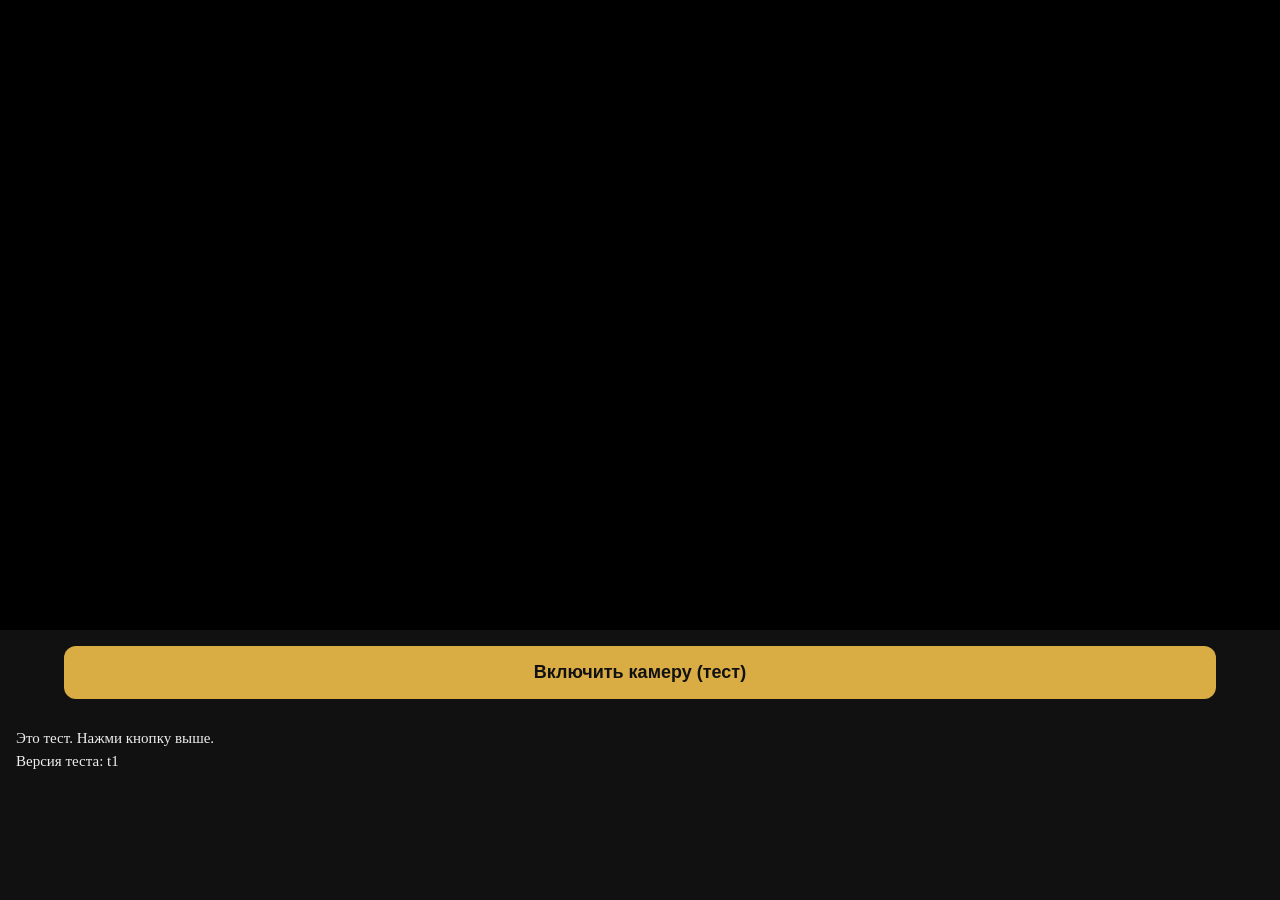
<file: cam.html>
<!DOCTYPE html>
<html lang="ru">
<head>
<meta charset="UTF-8">
<meta name="viewport" content="width=device-width, initial-scale=1.0, maximum-scale=1.0, user-scalable=no">
<title>Тест камеры</title>
<style>
  html,body{margin:0;height:100%;background:#111;color:#eee;font-family:Georgia,serif;}
  #v{width:100%;height:70vh;object-fit:cover;background:#000;display:block;}
  #b{display:block;width:90%;margin:16px auto;padding:16px;font-size:18px;border:none;border-radius:12px;
     background:#d9ad44;color:#111;font-weight:bold;}
  #log{padding:12px 16px;font-size:15px;line-height:1.5;white-space:pre-wrap;}
  .ok{color:#7ddc8a;} .err{color:#ff8a7a;}
</style>
</head>
<body>
  <video id="v" autoplay muted playsinline webkit-playsinline></video>
  <button id="b">Включить камеру (тест)</button>
  <div id="log">Это тест. Нажми кнопку выше.
Версия теста: t1</div>

<script>
  var log = document.getElementById('log');
  var v = document.getElementById('v');
  function add(msg, cls){
    var line = document.createElement('div');
    if(cls) line.className = cls;
    line.textContent = msg;
    log.appendChild(line);
  }
  window.addEventListener('error', function(e){ add('window error: ' + (e.message||e), 'err'); });

  document.getElementById('b').addEventListener('click', function(){
    add('Кнопка нажата. Запрашиваю камеру…');
    if(!navigator.mediaDevices || !navigator.mediaDevices.getUserMedia){
      add('Этот браузер НЕ поддерживает getUserMedia. Открой в обычном Chrome (не во встроенном браузере приложения).', 'err');
      return;
    }
    navigator.mediaDevices.getUserMedia({ video: { facingMode: 'environment' }, audio: false })
      .then(function(stream){
        add('УСПЕХ: камера получена. Должно появиться изображение.', 'ok');
        v.srcObject = stream;
        var t = stream.getVideoTracks()[0];
        if(t) add('Камера: ' + t.label, 'ok');
      })
      .catch(function(err){
        add('ОШИБКА доступа: ' + err.name + ' — ' + err.message, 'err');
        if(err.name === 'NotAllowedError') add('→ Доступ запрещён. Разреши камеру для сайта и обнови.', 'err');
        if(err.name === 'NotReadableError') add('→ Камеру занял другой апп. Закрой камеру/рекордер/видеозвонки и обнови.', 'err');
        if(err.name === 'NotFoundError') add('→ Камера не найдена устройством.', 'err');
      });
  });
</script>
</body>
</html>
</file>
